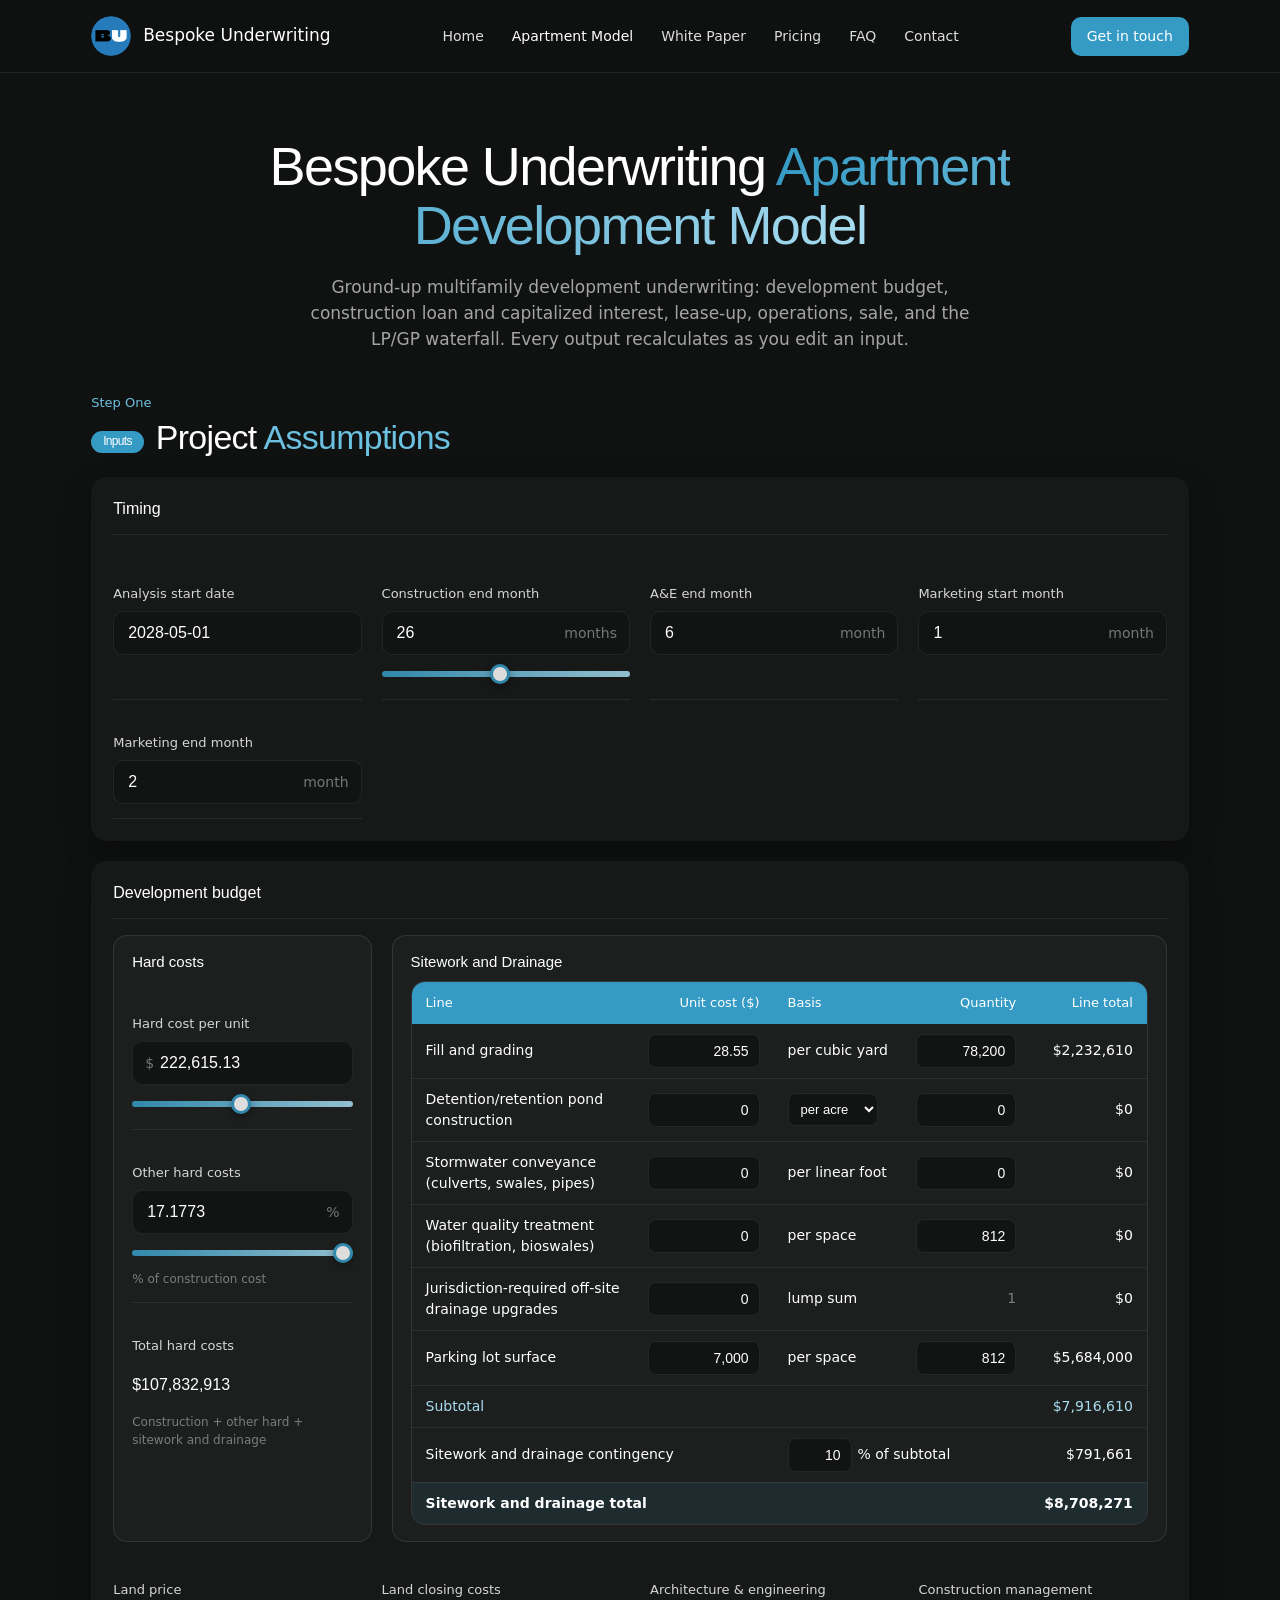
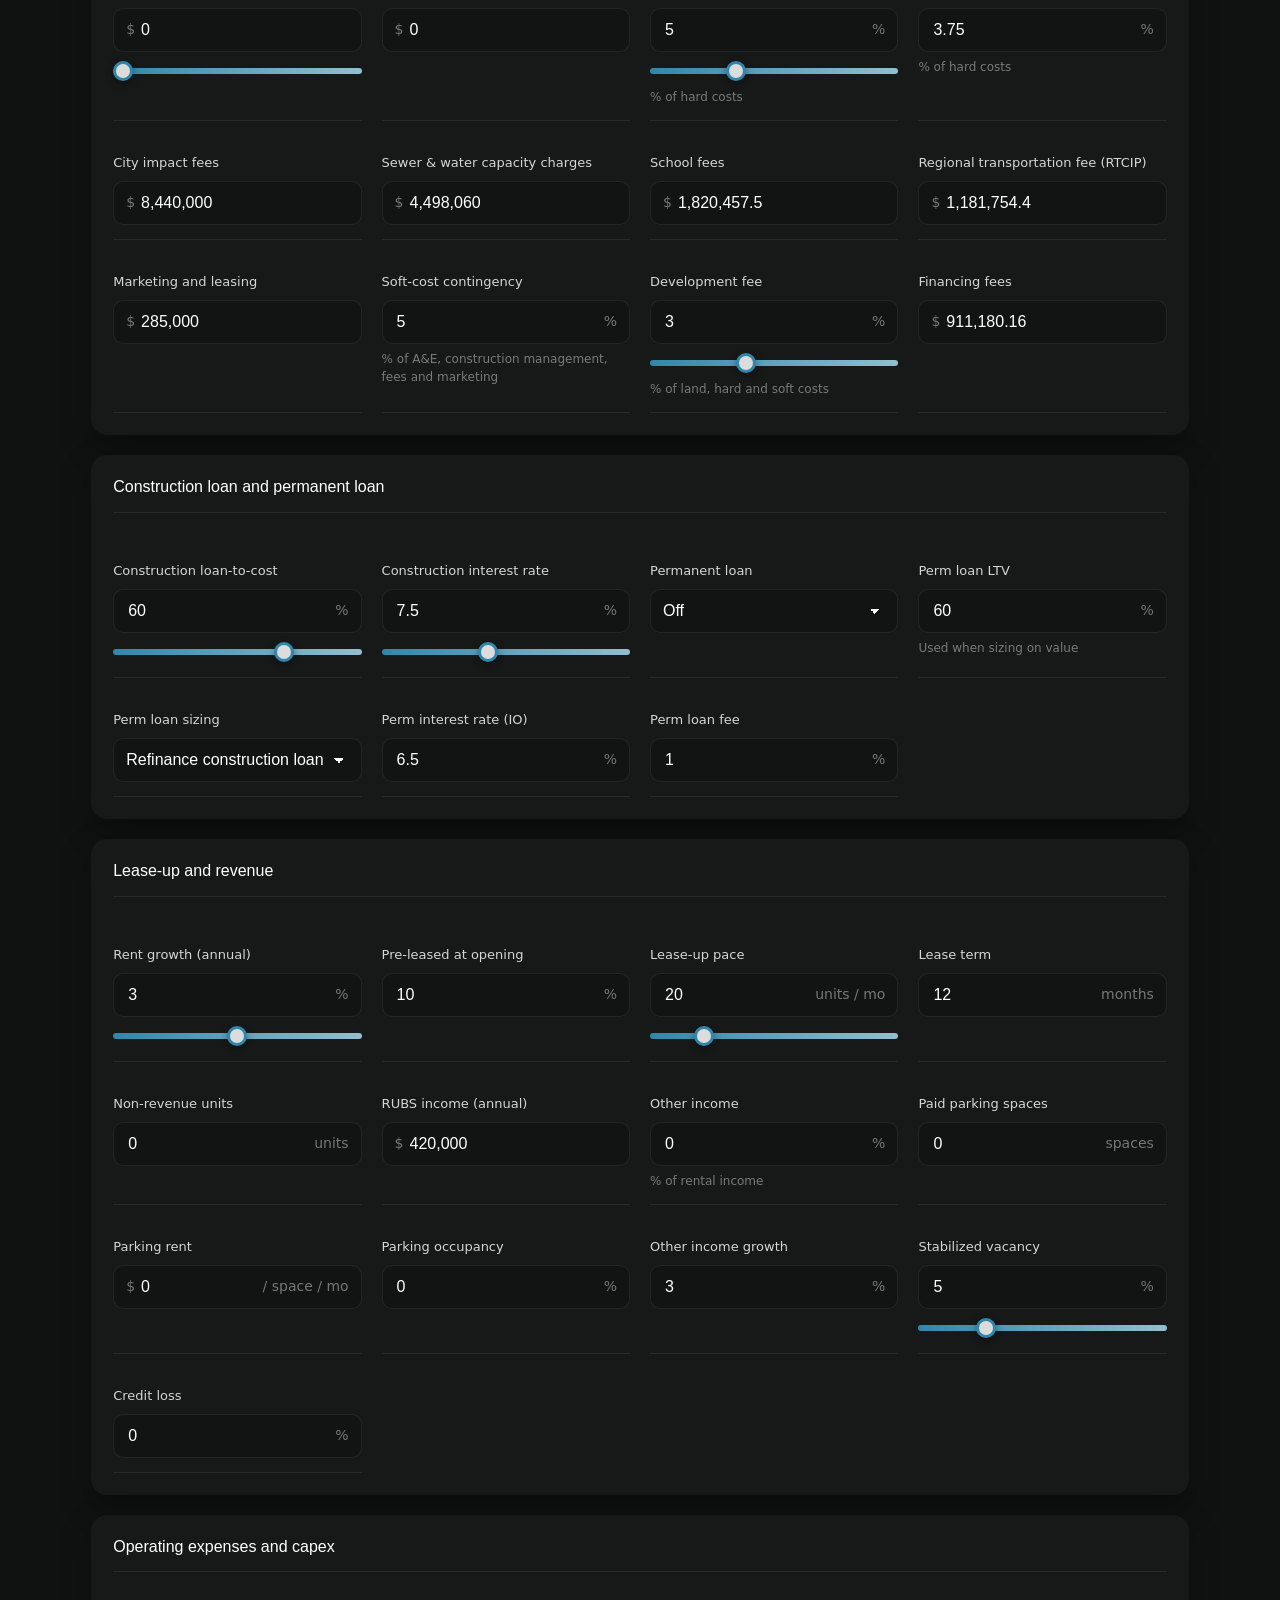
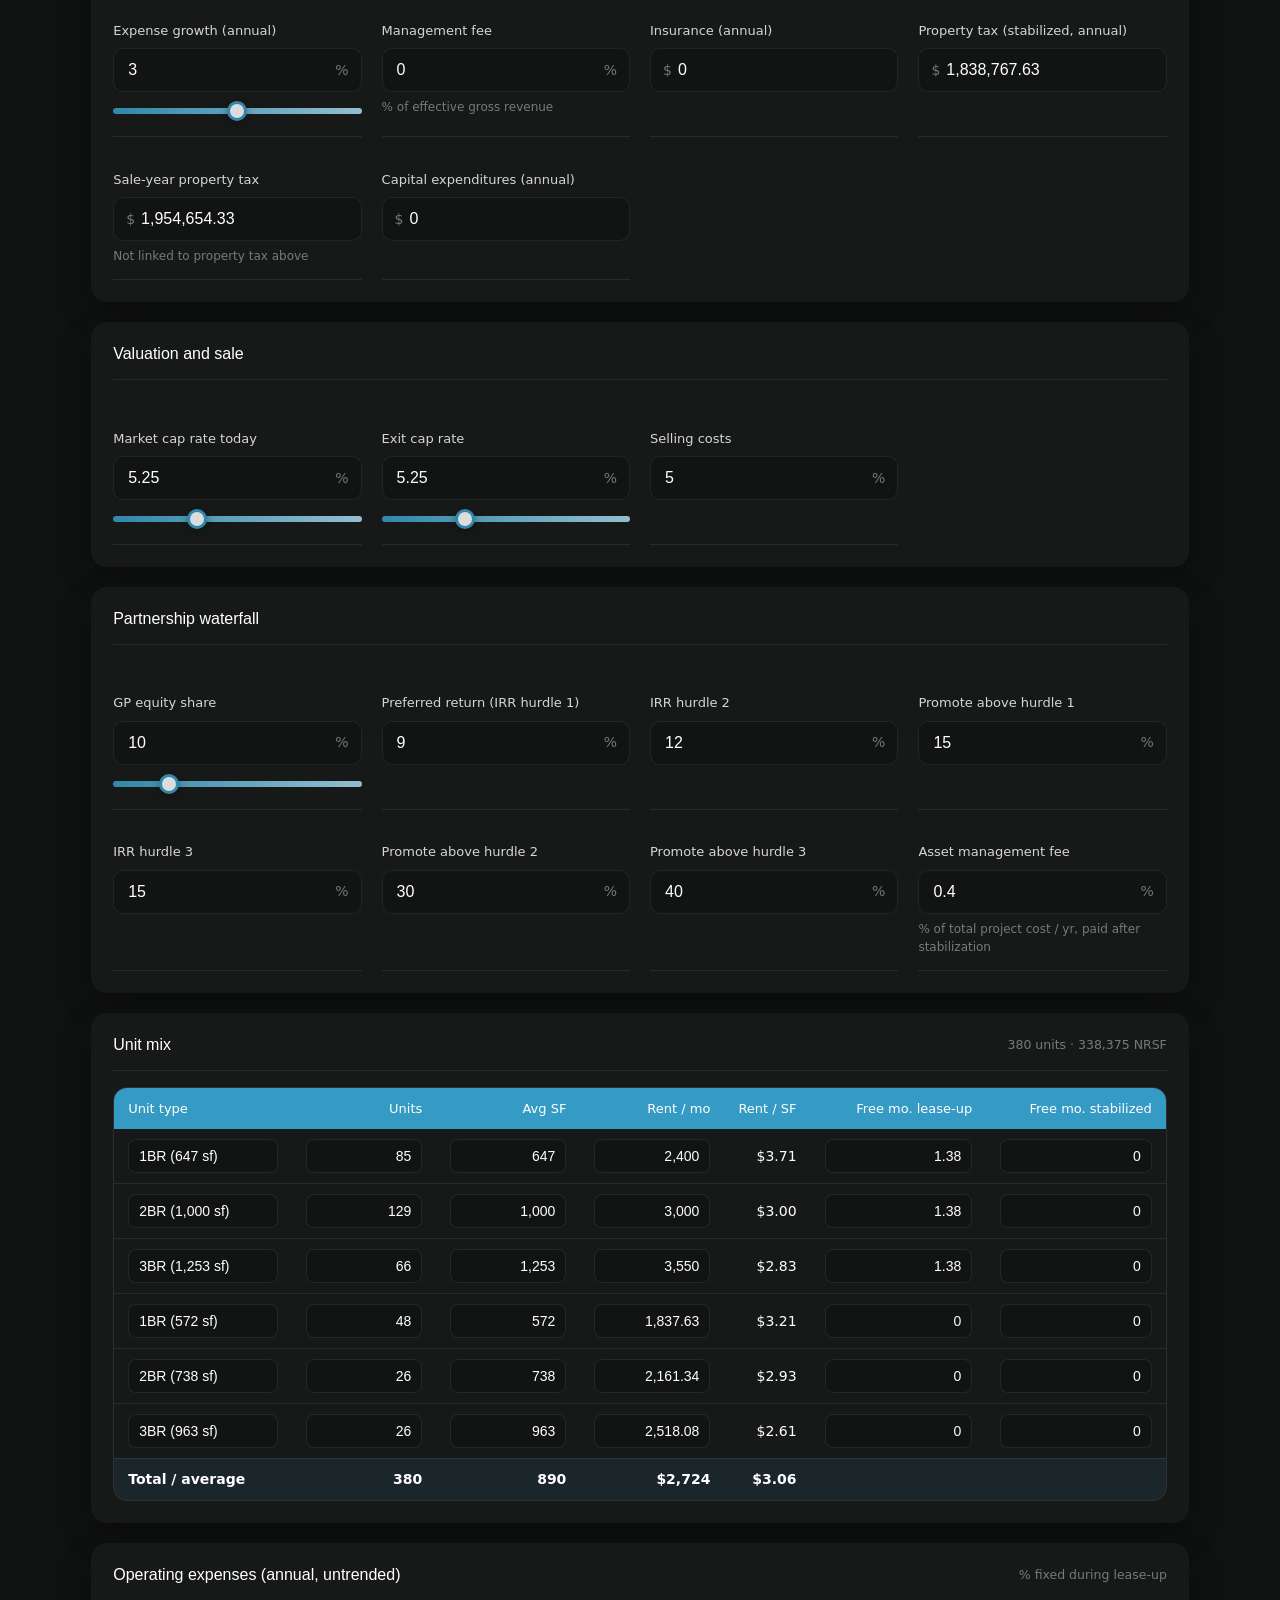
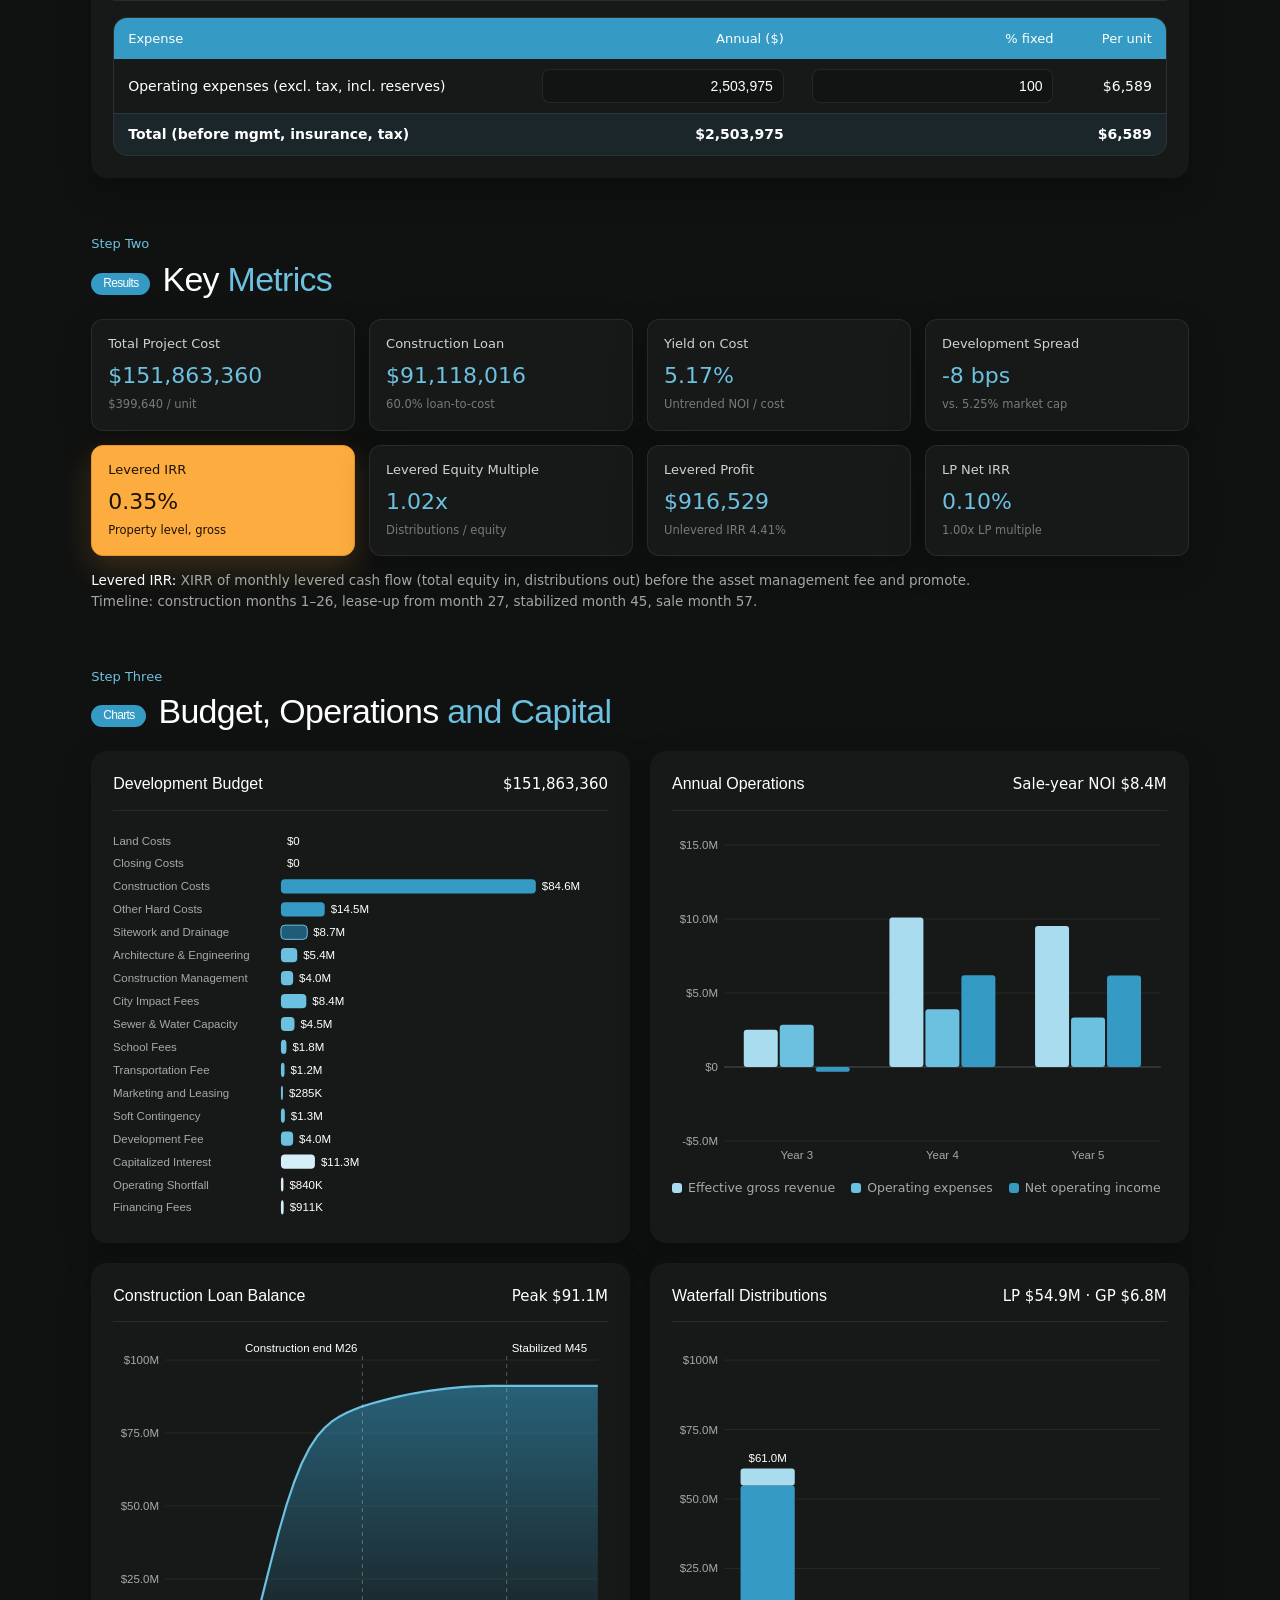
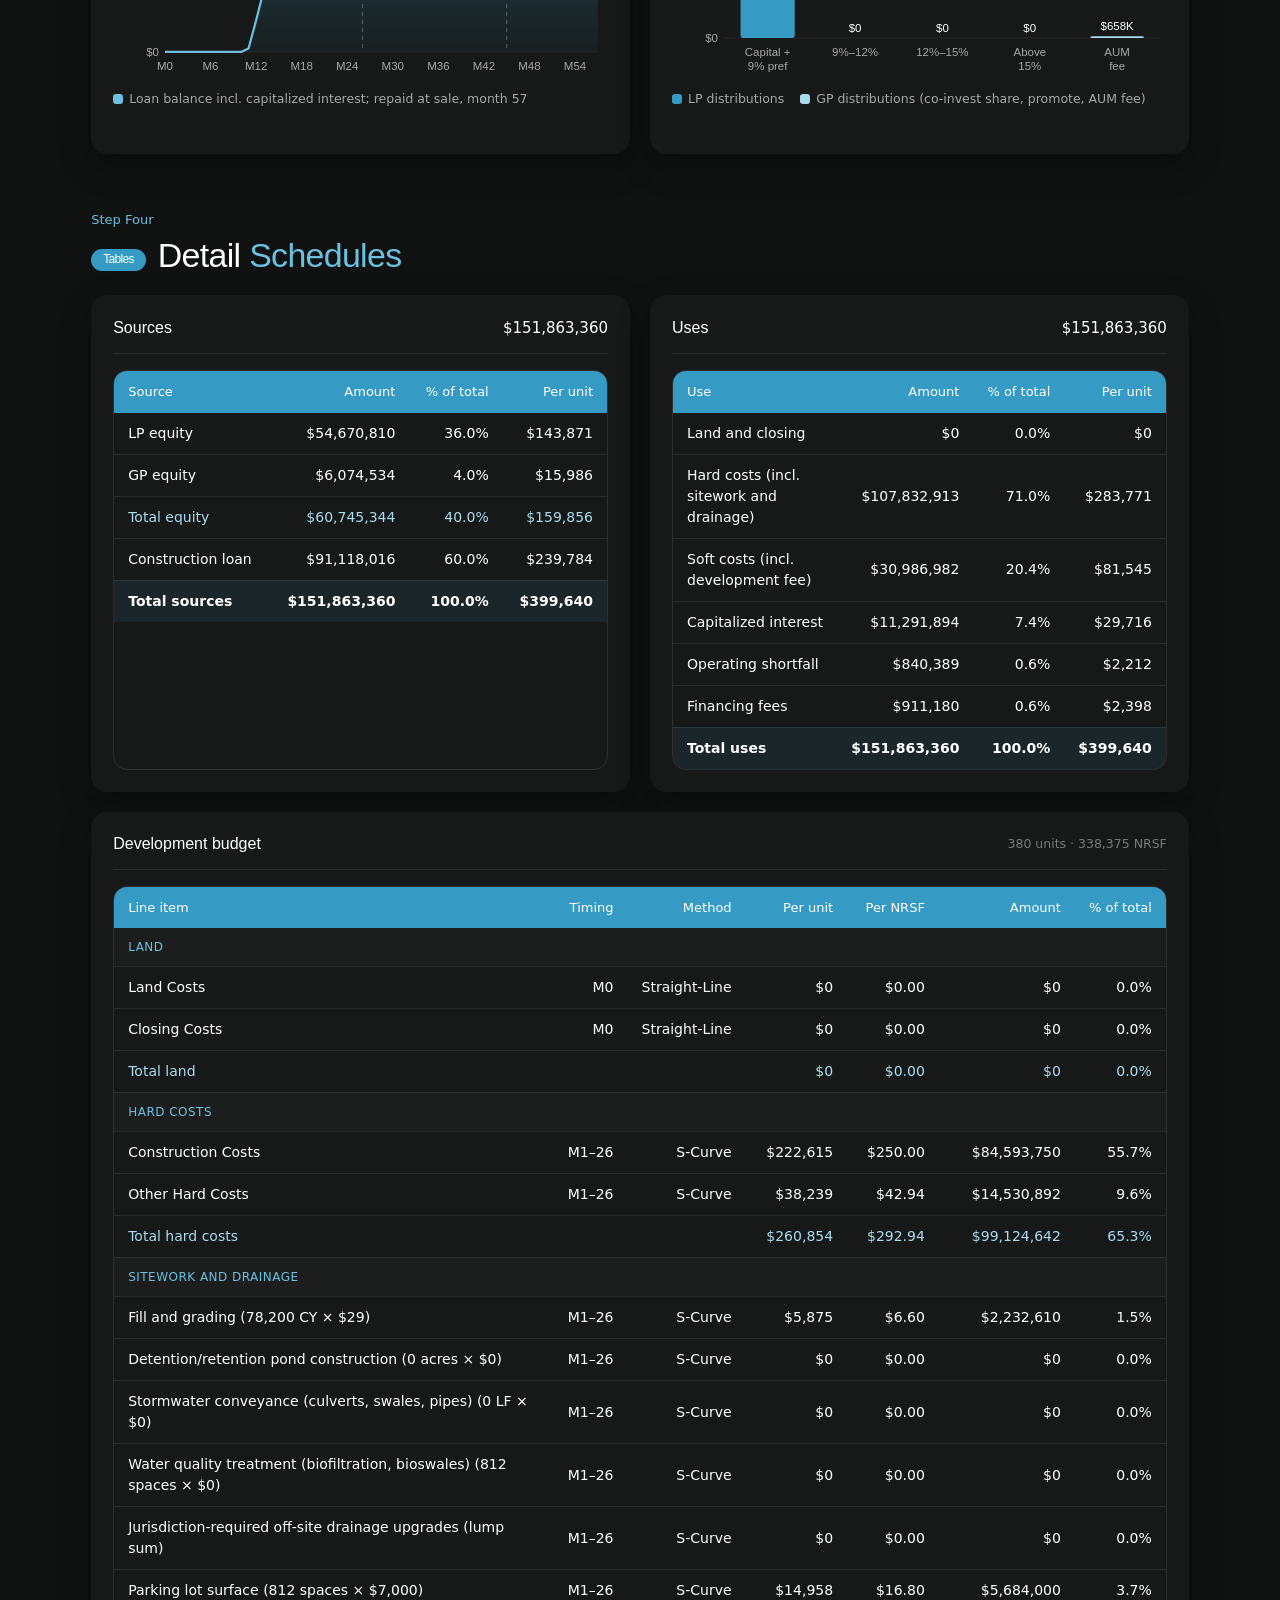
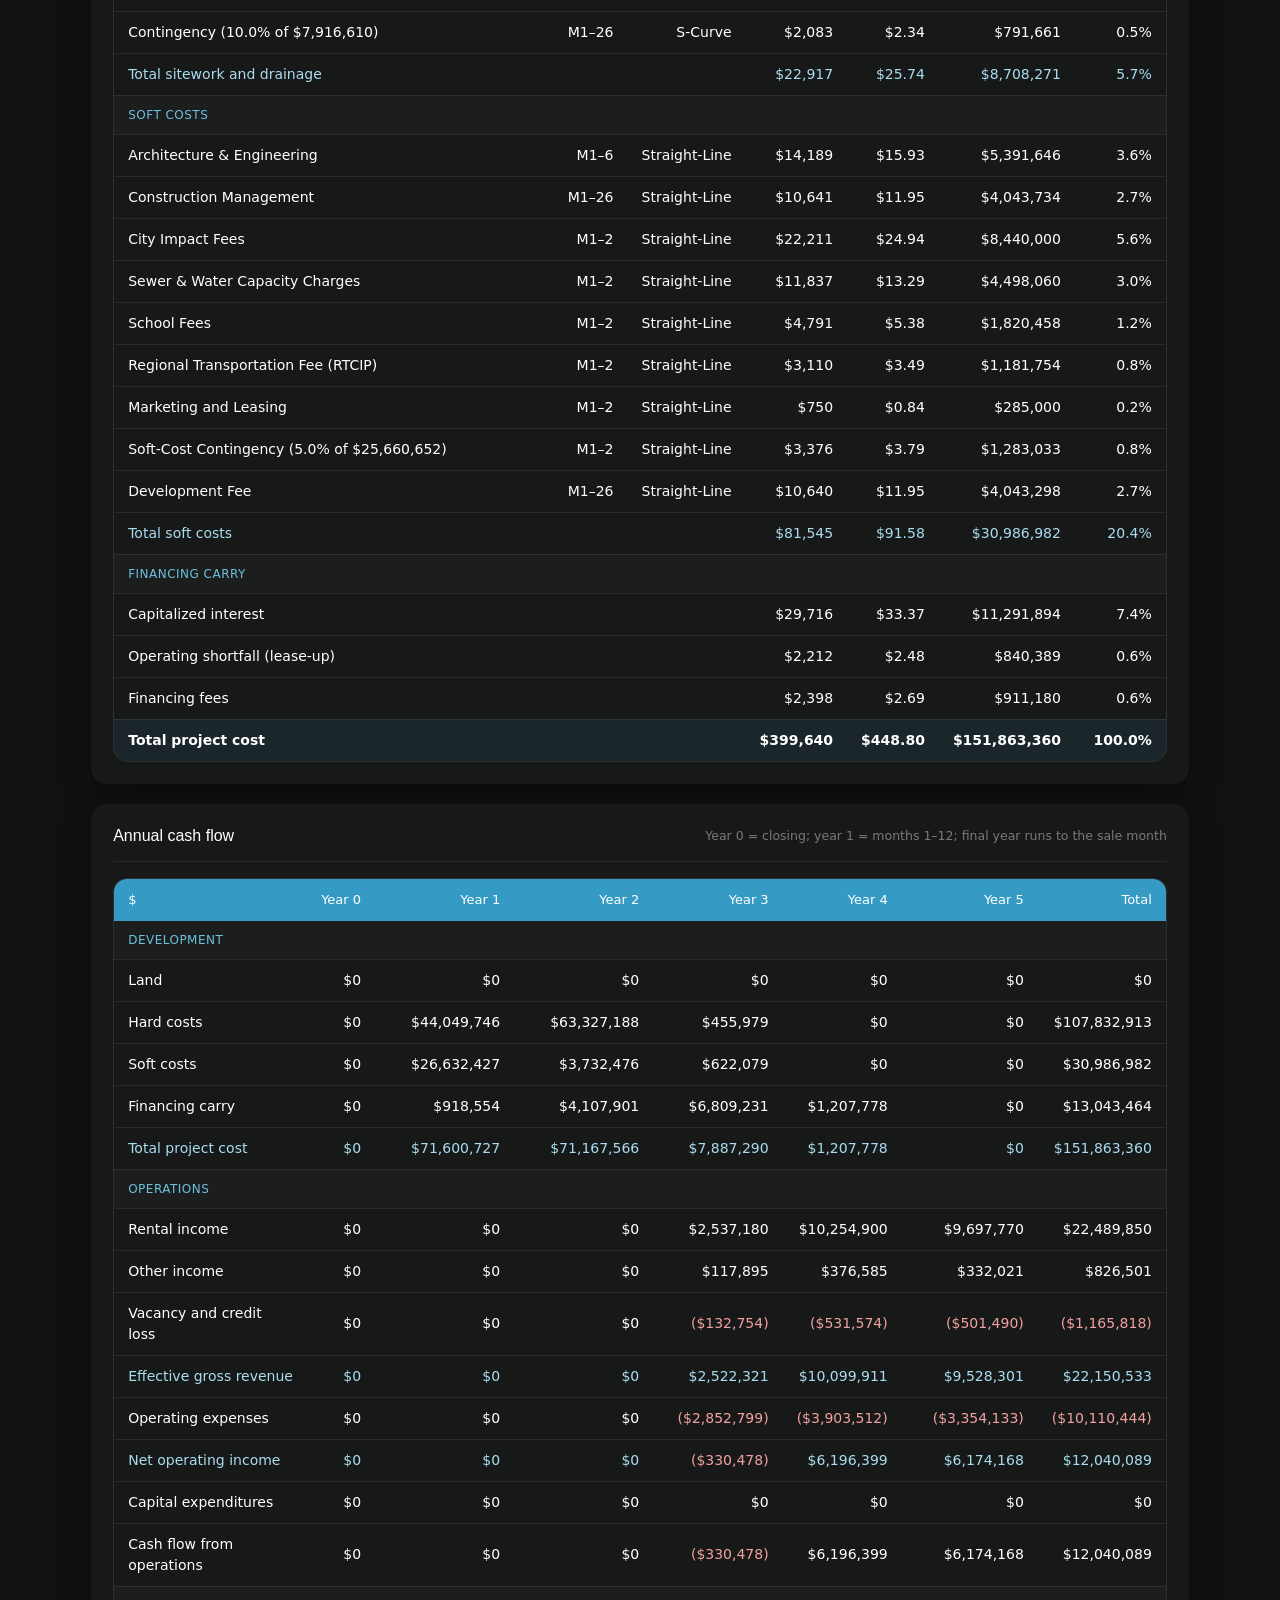
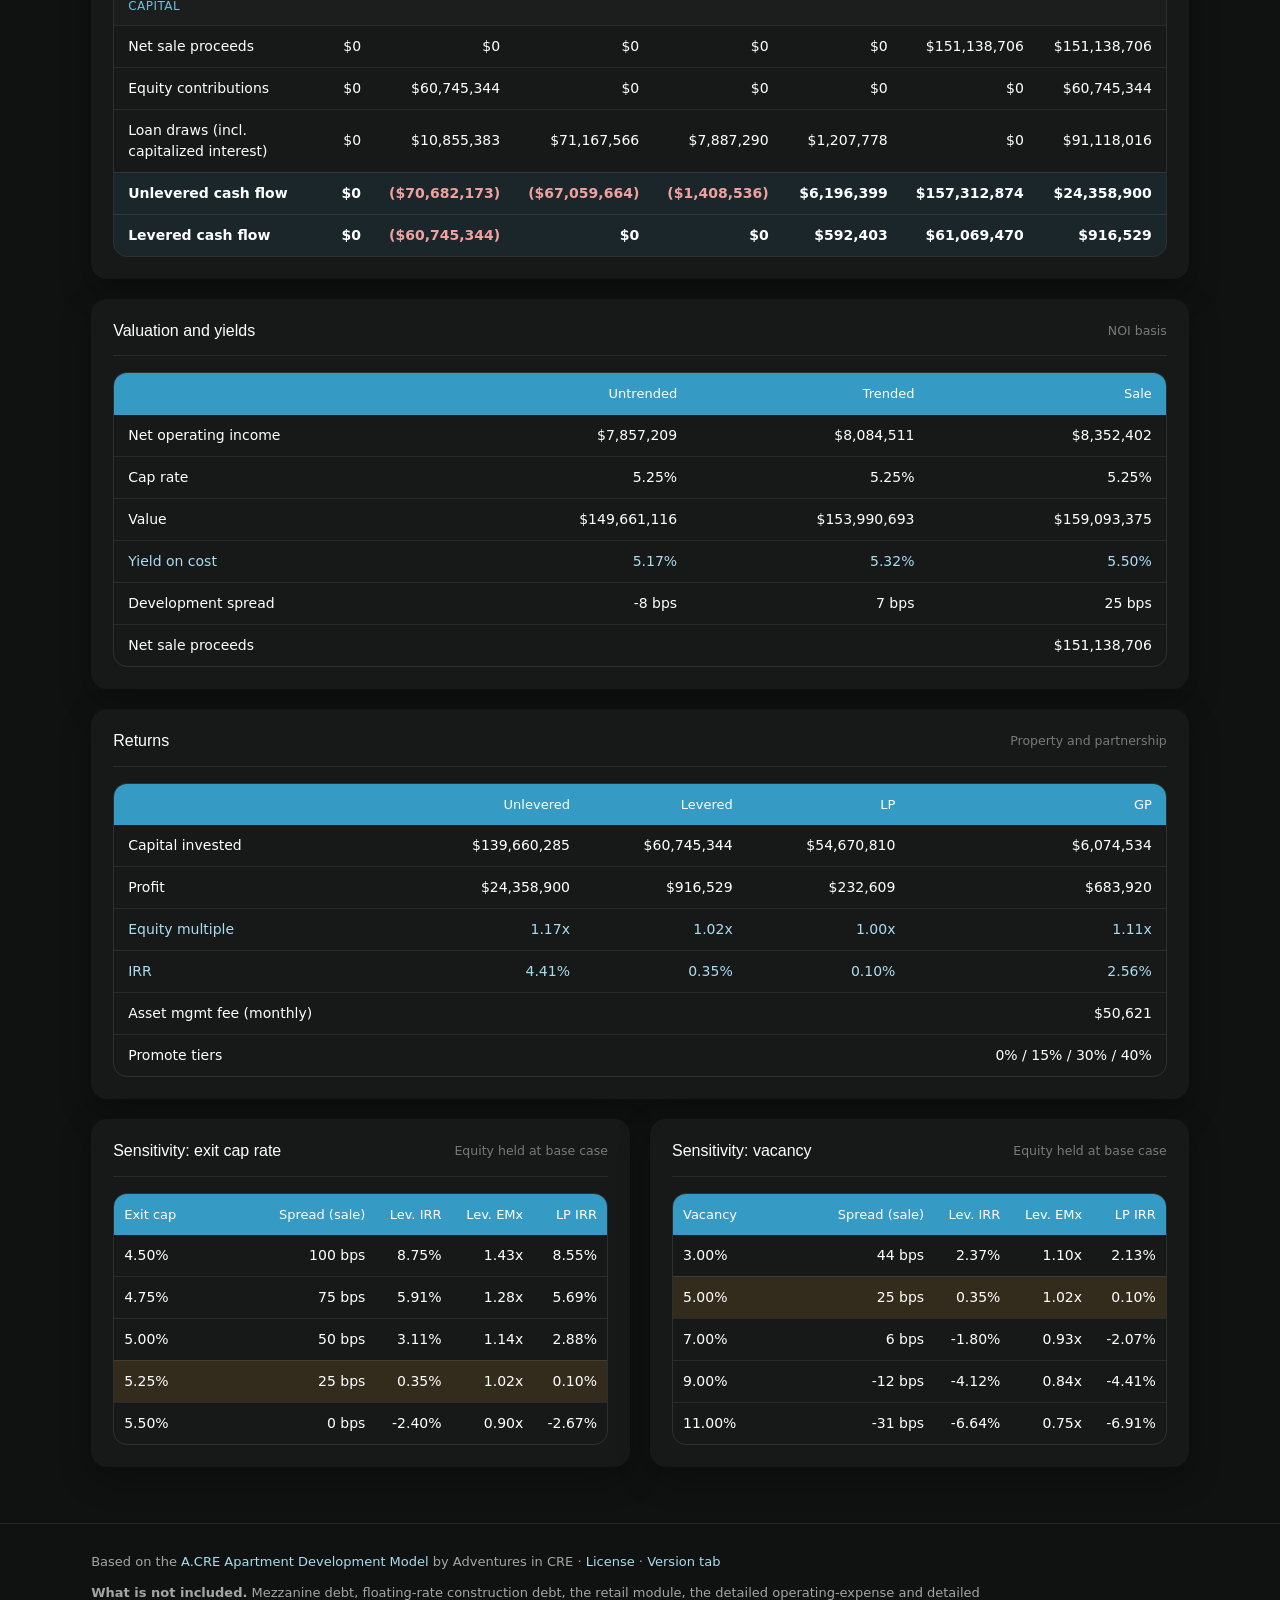
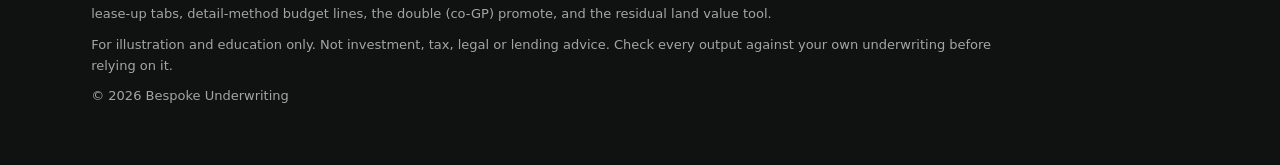
<file: index.html>
<!doctype html>
<html lang="en">
<head>
<meta charset="utf-8">
<meta name="viewport" content="width=device-width,initial-scale=1">
<meta name="robots" content="noindex,nofollow">
<title>Bespoke Underwriting Apartment Development Model</title>
<meta name="description" content="Ground-up apartment development underwriting in the browser: budget, construction loan, lease-up, operations, sale and LP/GP waterfall.">
<link rel="icon" href="favicon.ico" sizes="any"><link rel="icon" type="image/svg+xml" href="favicon.svg">
<link rel="preconnect" href="https://api.fontshare.com" crossorigin>
<link rel="stylesheet" href="https://api.fontshare.com/v2/css?f[]=switzer@400,500,600&display=swap">
<link rel="stylesheet" href="css/app.css">
</head>
<body>
<header class="sitebar" id="sitebar">
  <div class="w sitebar-in">
    <a class="brand" href="https://bespokeunderwriting.com/"><img src="icons/bu-mark.png" alt="" width="40" height="40">Bespoke Underwriting</a>
    <nav class="nav" id="nav" aria-label="Main">
      <a href="https://bespokeunderwriting.com/">Home</a>
      <a href="./" aria-current="page">Apartment Model</a>
      <a href="https://bespokeunderwriting.com/whitepaper/">White Paper</a>
      <a href="https://bespokeunderwriting.com/#pricing">Pricing</a>
      <a href="https://bespokeunderwriting.com/#faq">FAQ</a>
      <a href="https://bespokeunderwriting.com/#contact">Contact</a>
    </nav>
    <a class="cta" href="https://bespokeunderwriting.com/#contact">Get in touch</a>
    <button class="menu-btn" id="menuBtn" aria-label="Menu" aria-expanded="false"><span></span><span></span><span></span></button>
  </div>
</header>

<main class="w">
  <section class="hero">
    <h1>Bespoke Underwriting <span class="accent">Apartment Development Model</span></h1>
    <p class="lede">Ground-up multifamily development underwriting: development budget, construction loan and capitalized interest, lease-up, operations, sale, and the LP/GP waterfall. Every output recalculates as you edit an input.</p>
  </section>

  <!-- 1. Inputs -->
  <section class="sec" id="inputs">
    <div class="sec-head">
      <div><span class="eyebrow">Step One</span><h2><span class="pill">Inputs</span>Project <span class="accent">Assumptions</span></h2></div>
    </div>
    <div class="stack">
      <div id="inputGroups" class="stack"></div>
      <div class="card"><div class="card-h"><h3>Unit mix</h3><span class="note" id="umNote"></span></div><div class="tw scroll"><table class="t" id="unitMix"></table></div></div>
      <div class="card"><div class="card-h"><h3>Operating expenses (annual, untrended)</h3><span class="note">% fixed during lease-up</span></div><div class="tw scroll"><table class="t" id="opexTbl"></table></div></div>
    </div>
  </section>

  <!-- 2. KPIs -->
  <section class="sec" id="results">
    <div class="sec-head">
      <div><span class="eyebrow">Step Two</span><h2><span class="pill">Results</span>Key <span class="accent">Metrics</span></h2></div>
    </div>
    <div class="kpis" id="kpis"></div>
    <p class="kpi-def" id="kpiDef"></p>
  </section>

  <!-- 3. Charts -->
  <section class="sec" id="charts">
    <div class="sec-head"><div><span class="eyebrow">Step Three</span><h2><span class="pill">Charts</span>Budget, Operations <span class="accent">and Capital</span></h2></div></div>
    <div class="charts">
      <div class="card chart-card"><div class="card-h"><h3>Development Budget</h3><span class="v" id="c1v"></span></div><div class="chart" id="chBudget"></div></div>
      <div class="card chart-card"><div class="card-h"><h3>Annual Operations</h3><span class="v" id="c2v"></span></div><div class="chart" id="chOps"></div><div class="legend" id="lgOps"></div></div>
      <div class="card chart-card"><div class="card-h"><h3>Construction Loan Balance</h3><span class="v" id="c3v"></span></div><div class="chart" id="chLoan"></div><div class="legend" id="lgLoan"></div></div>
      <div class="card chart-card"><div class="card-h"><h3>Waterfall Distributions</h3><span class="v" id="c4v"></span></div><div class="chart" id="chWf"></div><div class="legend" id="lgWf"></div></div>
    </div>
  </section>

  <!-- 4. Tables -->
  <section class="sec" id="tables">
    <div class="sec-head"><div><span class="eyebrow">Step Four</span><h2><span class="pill">Tables</span>Detail <span class="accent">Schedules</span></h2></div></div>
    <div class="stack">
      <div class="pair">
        <div class="card"><div class="card-h"><h3>Sources</h3><span class="v" id="srcTot"></span></div><div class="tw scroll"><table class="t" id="tSources"></table></div></div>
        <div class="card"><div class="card-h"><h3>Uses</h3><span class="v" id="useTot"></span></div><div class="tw scroll"><table class="t" id="tUses"></table></div></div>
      </div>
      <div class="card"><div class="card-h"><h3>Development budget</h3><span class="note" id="budNote"></span></div><div class="tw scroll"><table class="t" id="tBudget"></table></div></div>
      <div class="card"><div class="card-h"><h3>Annual cash flow</h3><span class="note">Year 0 = closing; year 1 = months 1–12; final year runs to the sale month</span></div><div class="tw scroll"><table class="t" id="tAnnual"></table></div></div>
      <div class="card"><div class="card-h"><h3>Valuation and yields</h3><span class="note">NOI basis</span></div><div class="tw scroll"><table class="t" id="tVal"></table></div></div>
      <div class="card"><div class="card-h"><h3>Returns</h3><span class="note">Property and partnership</span></div><div class="tw scroll"><table class="t" id="tRet"></table></div></div>
      <div class="pair">
        <div class="card"><div class="card-h"><h3>Sensitivity: exit cap rate</h3><span class="note">Equity held at base case</span></div><div class="tw scroll"><table class="t tight" id="tSensCap"></table></div></div>
        <div class="card"><div class="card-h"><h3>Sensitivity: vacancy</h3><span class="note">Equity held at base case</span></div><div class="tw scroll"><table class="t tight" id="tSensVac"></table></div></div>
      </div>
    </div>
  </section>
</main>

<footer class="foot">
  <div class="w">
    <p>Based on the <a href="https://www.adventuresincre.com/apartment-development-model/" target="_blank" rel="noopener">A.CRE Apartment Development Model</a> by Adventures in CRE · <a href="LICENSE.txt">License</a> · <a href="version.html">Version tab</a></p>
    <p><b>What is not included.</b> Mezzanine debt, floating-rate construction debt, the retail module, the detailed operating-expense and detailed lease-up tabs, detail-method budget lines, the double (co-GP) promote, and the residual land value tool.</p>
    <p>For illustration and education only. Not investment, tax, legal or lending advice. Check every output against your own underwriting before relying on it.</p>
    <p>© <span id="yr"></span> Bespoke Underwriting</p>
  </div>
</footer>
<script src="js/acre-model.js"></script>
<script src="js/app.js"></script>
</body>
</html>
</file>
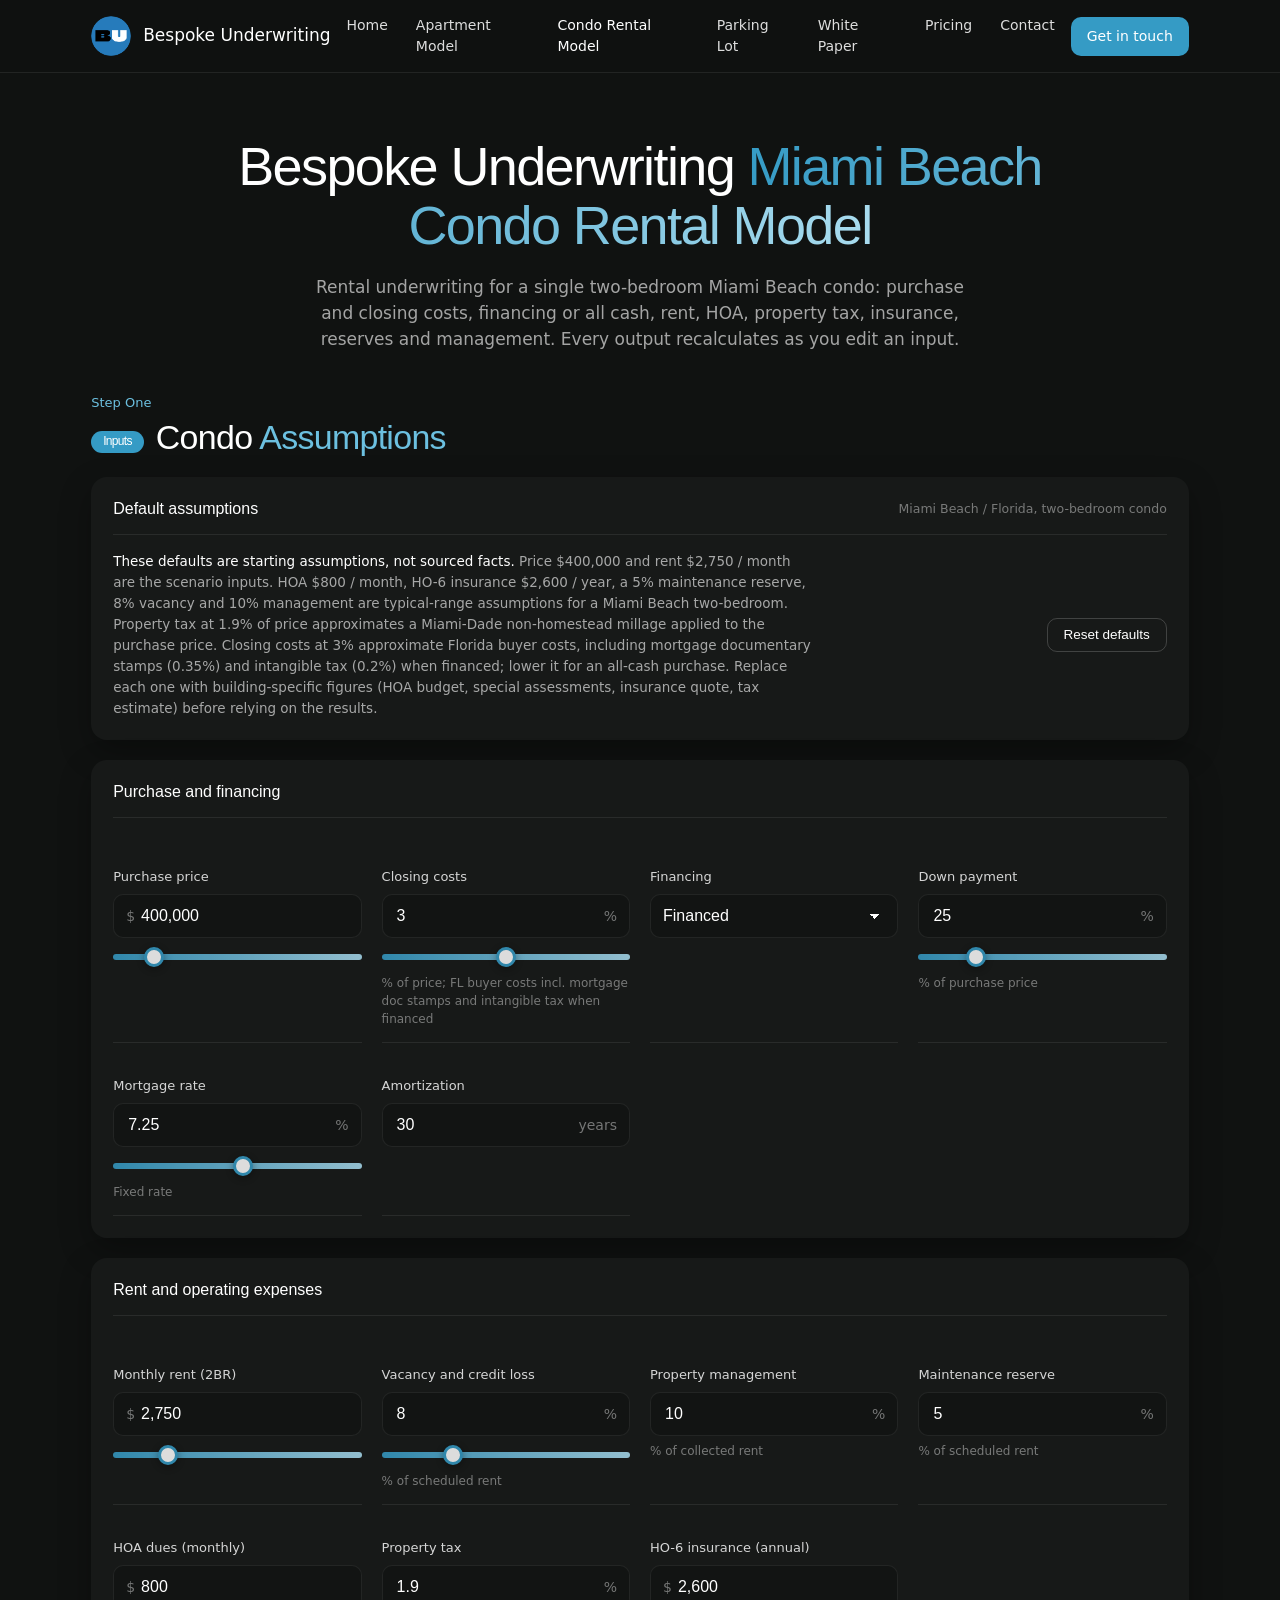
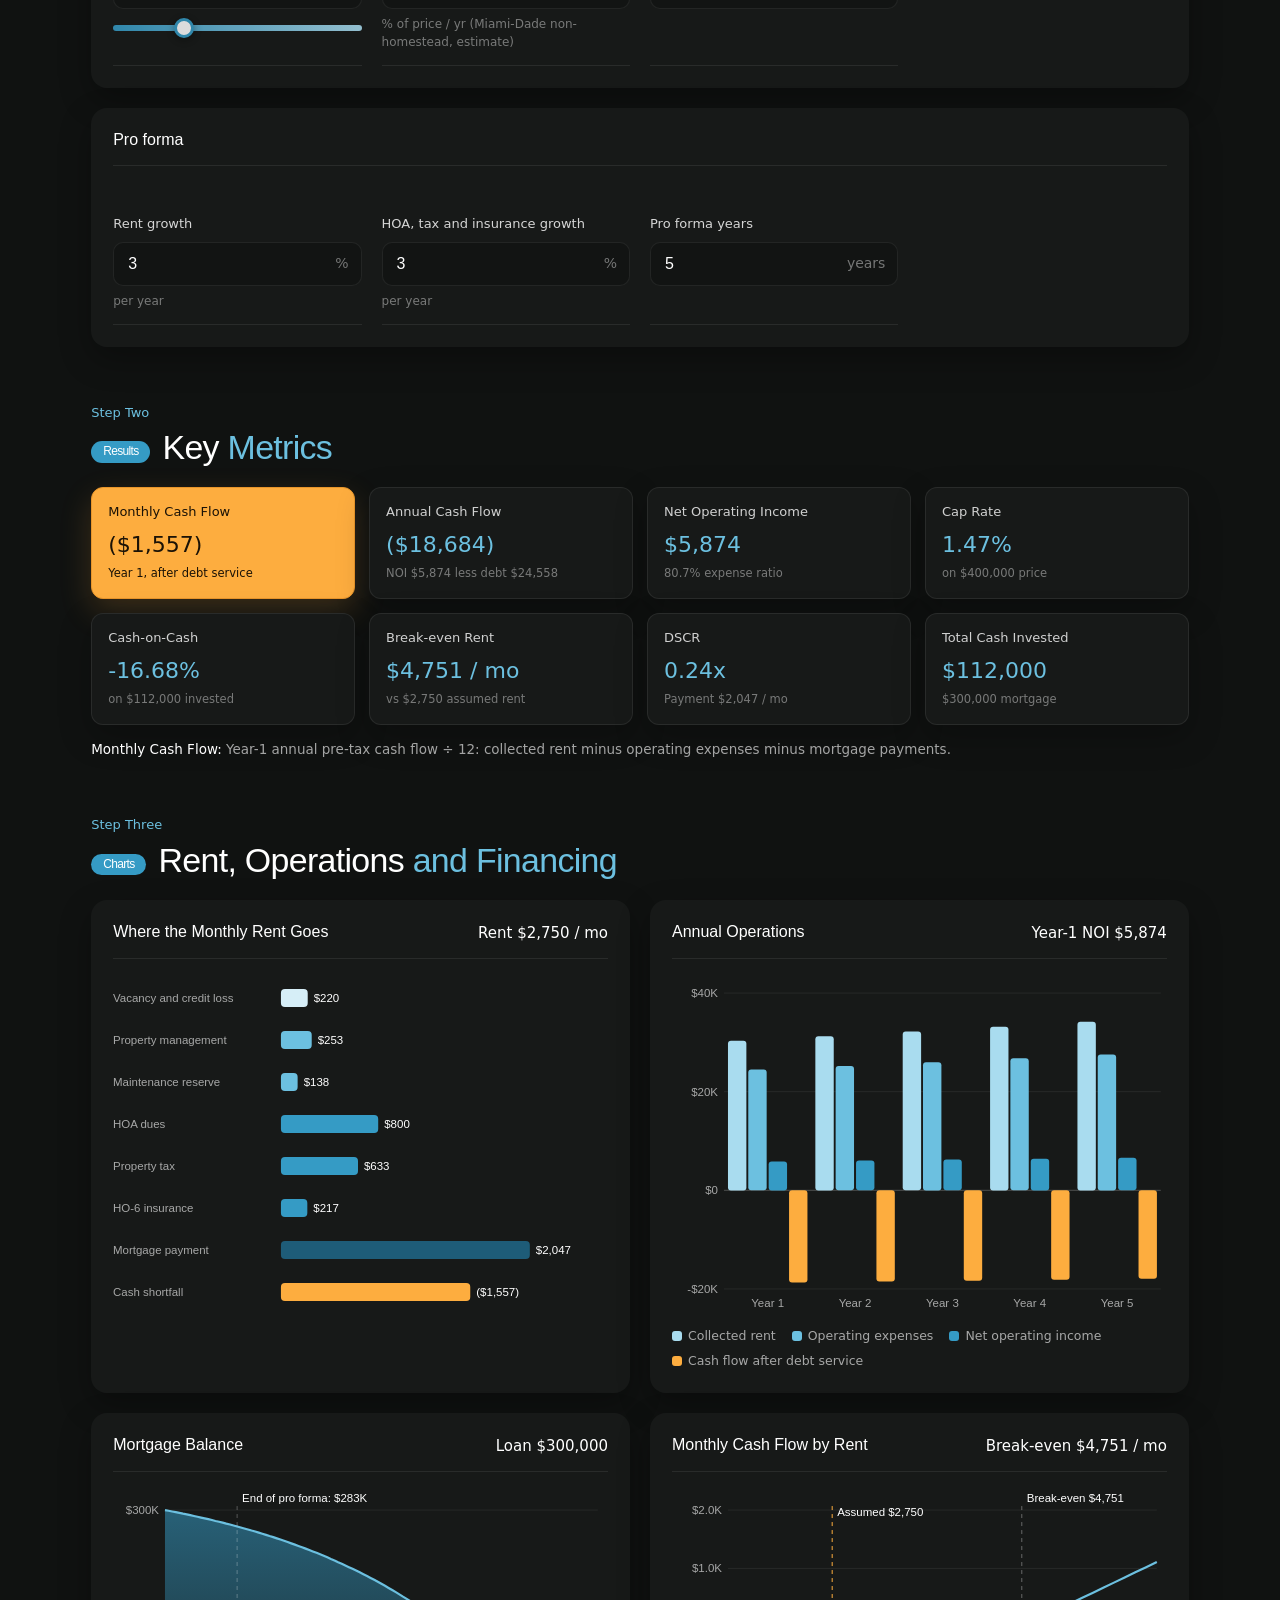
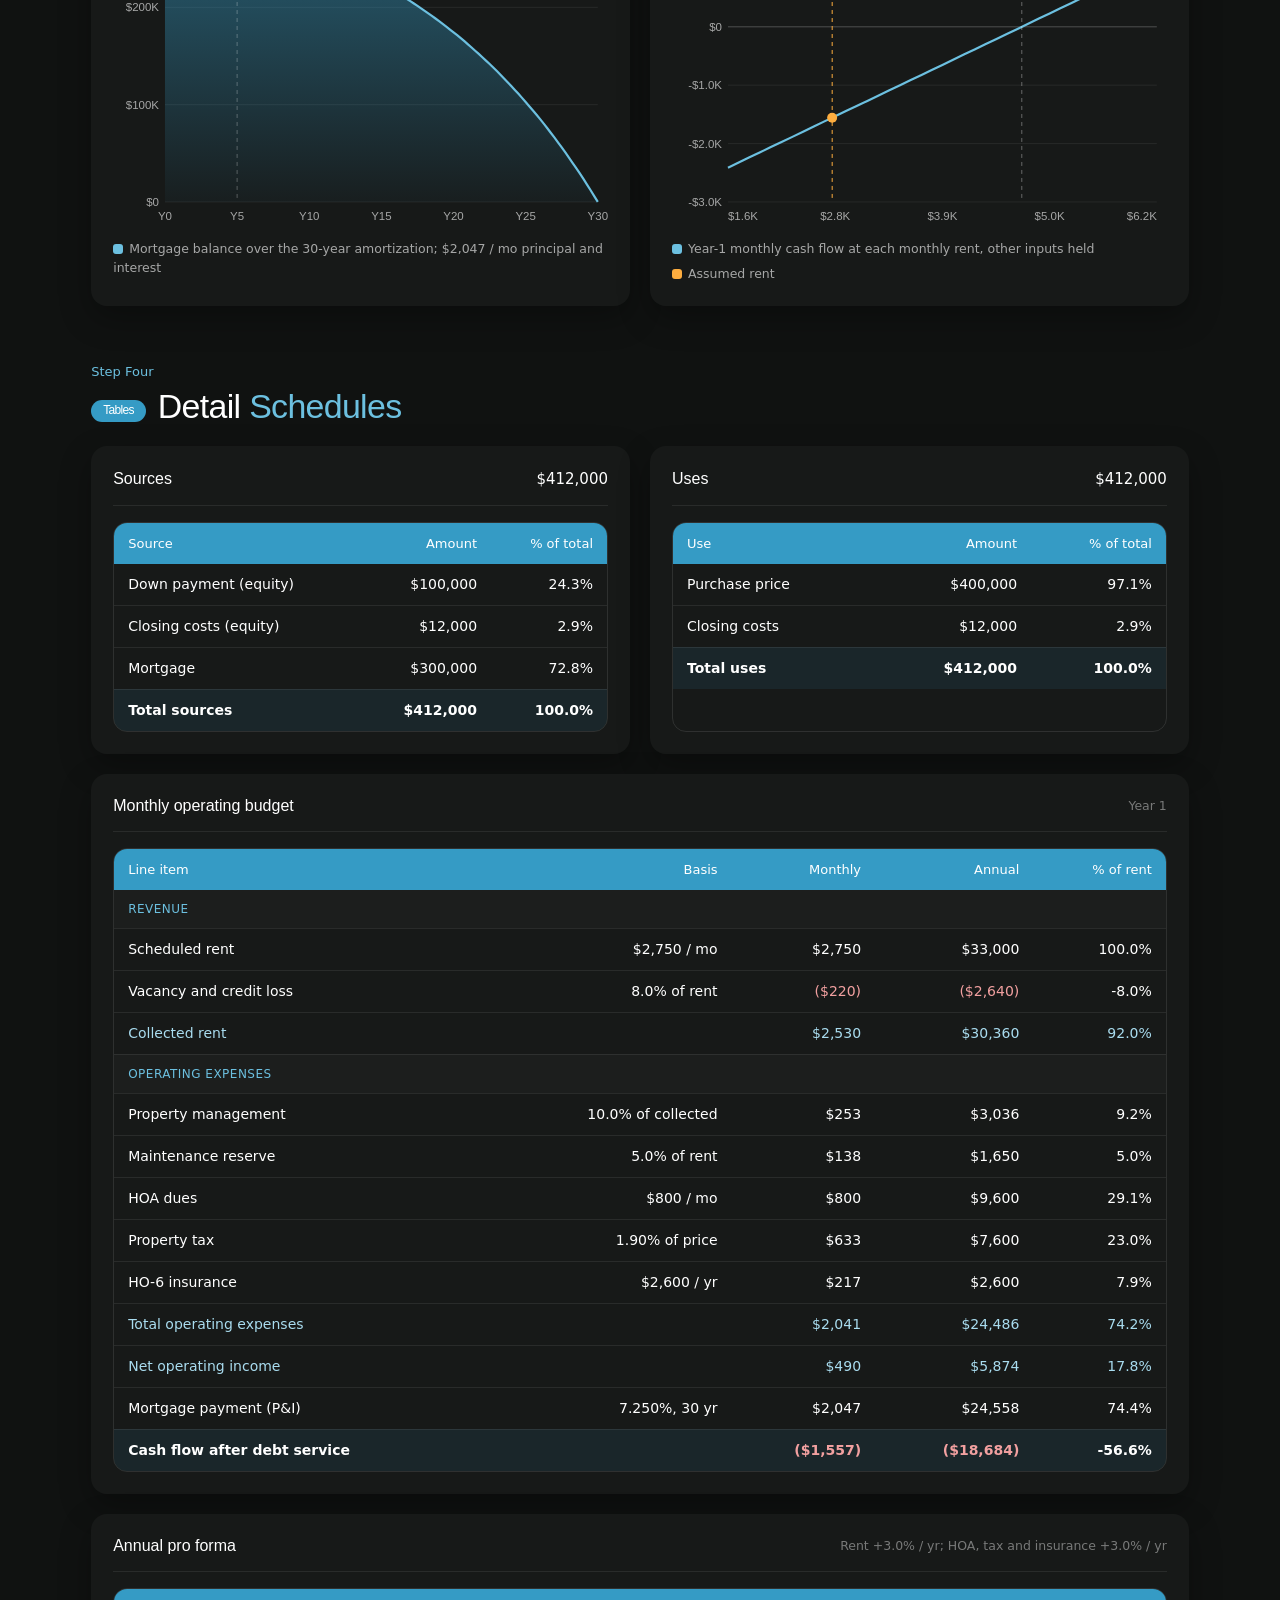
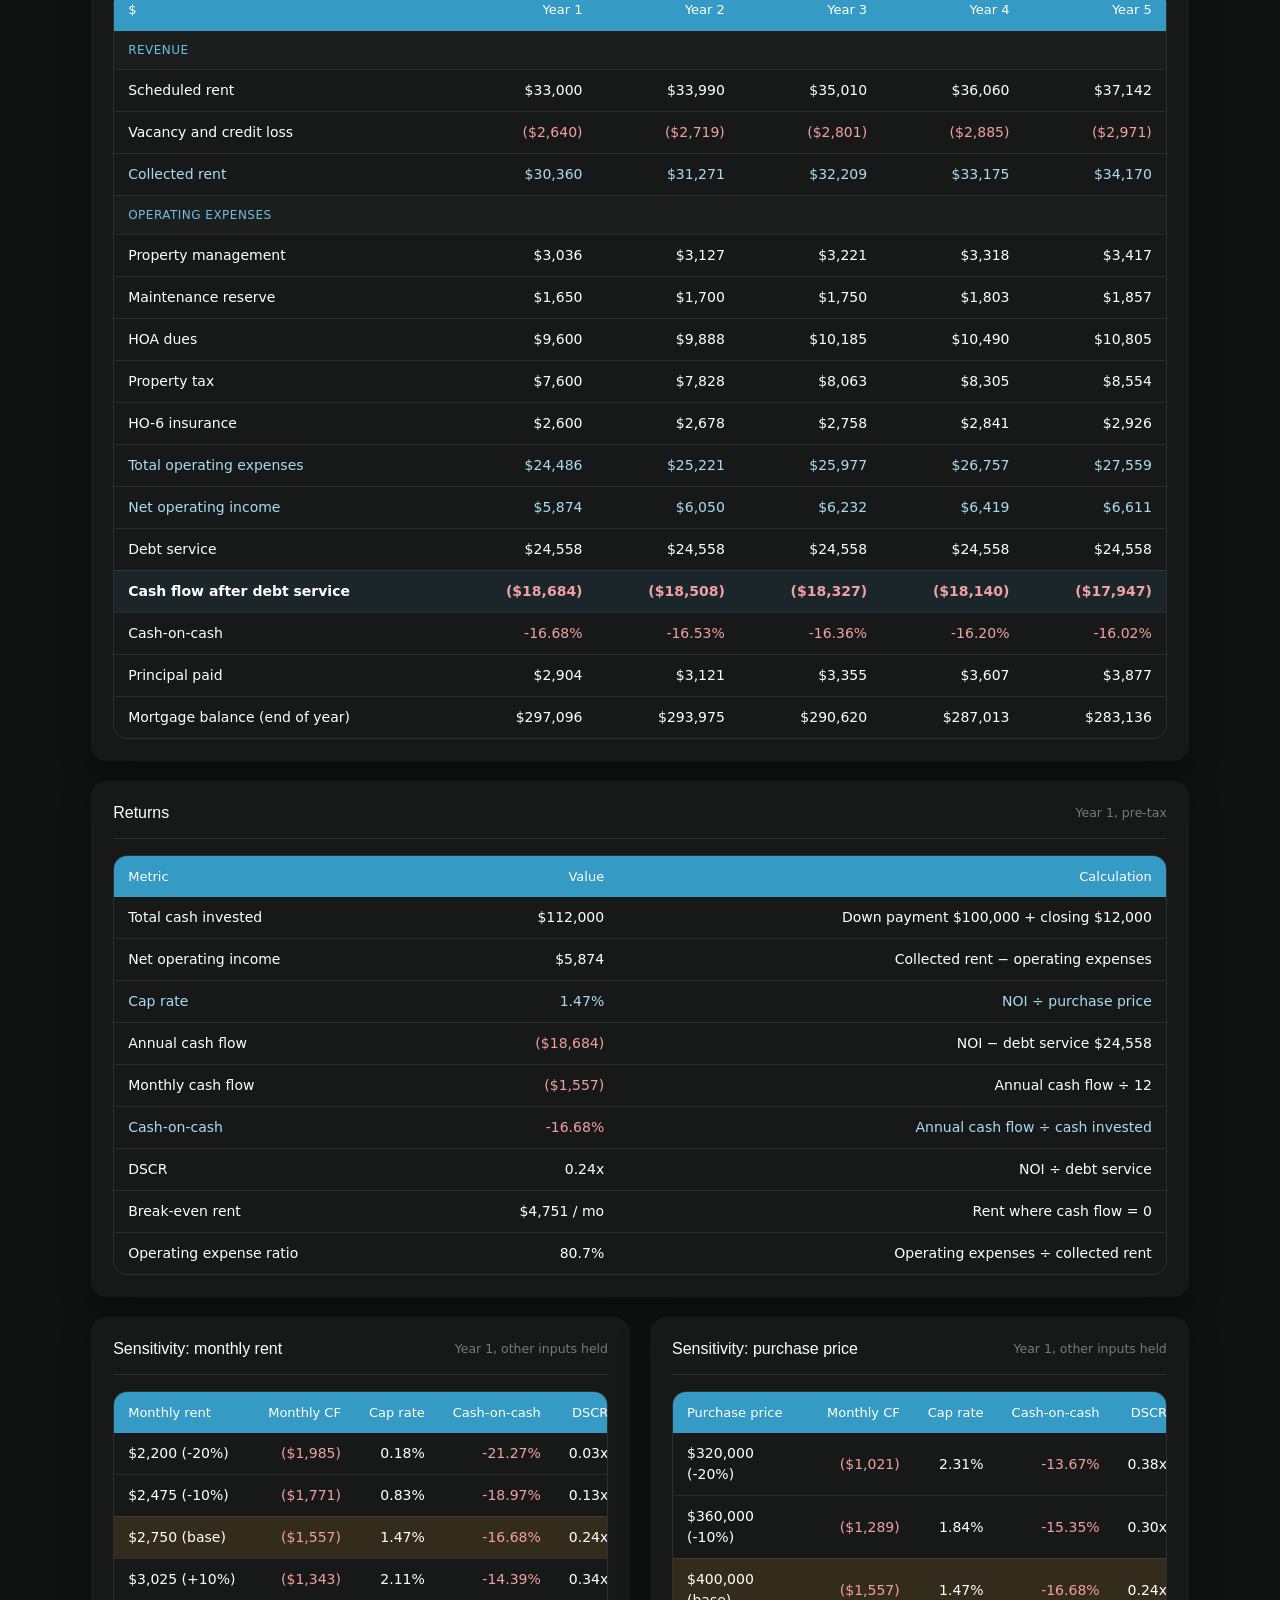
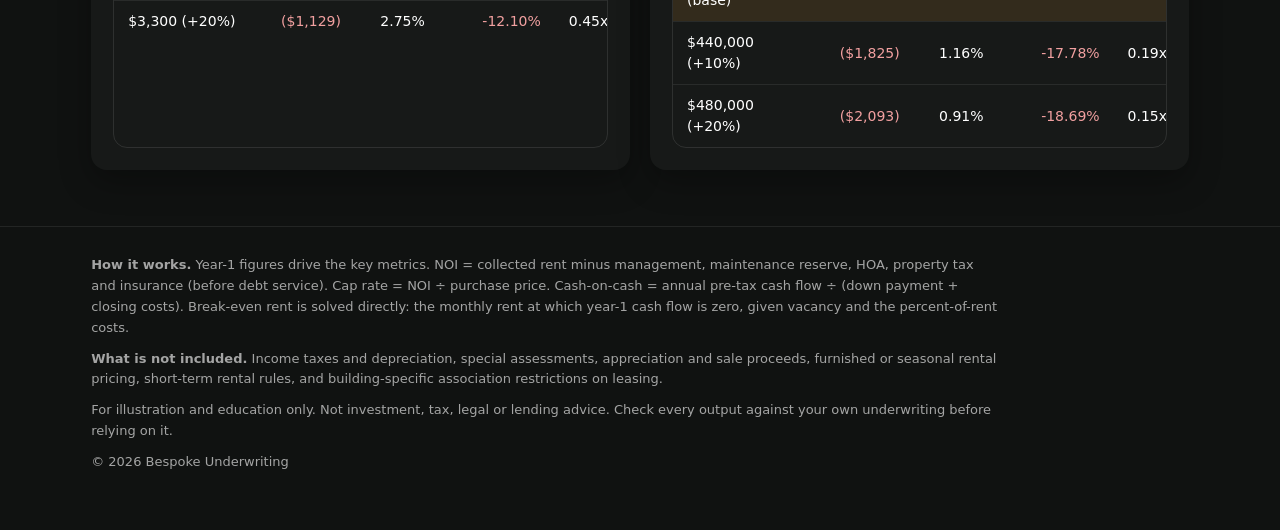
<file: miami_condo_rental_model.html>
<!doctype html>
<html lang="en">
<head>
<meta charset="utf-8">
<meta name="viewport" content="width=device-width,initial-scale=1">
<meta name="robots" content="noindex,nofollow">
<title>Bespoke Underwriting Miami Beach Condo Rental Model</title>
<meta name="description" content="Single two-bedroom Miami Beach condo rental underwriting in the browser: purchase, financing, rent, HOA, taxes, insurance, cash flow, cap rate, cash-on-cash and break-even rent.">
<link rel="icon" href="favicon.ico" sizes="any"><link rel="icon" type="image/svg+xml" href="favicon.svg">
<link rel="preconnect" href="https://api.fontshare.com" crossorigin>
<link rel="stylesheet" href="https://api.fontshare.com/v2/css?f[]=switzer@400,500,600&display=swap">
<link rel="stylesheet" href="css/miami_condo_rental_model.css">
</head>
<body>
<header class="sitebar" id="sitebar">
  <div class="w sitebar-in">
    <a class="brand" href="https://bespokeunderwriting.com/"><img src="icons/bu-mark.png" alt="" width="40" height="40">Bespoke Underwriting</a>
    <nav class="nav" id="nav" aria-label="Main">
      <a href="https://bespokeunderwriting.com/">Home</a>
      <a href="./">Apartment Model</a>
      <a href="miami_condo_rental_model.html" aria-current="page">Condo Rental Model</a>
      <a href="parking_lot_site_model.html">Parking Lot</a>
      <a href="https://bespokeunderwriting.com/whitepaper/">White Paper</a>
      <a href="https://bespokeunderwriting.com/#pricing">Pricing</a>
      <a href="https://bespokeunderwriting.com/#contact">Contact</a>
    </nav>
    <a class="cta" href="https://bespokeunderwriting.com/#contact">Get in touch</a>
    <button class="menu-btn" id="menuBtn" aria-label="Menu" aria-expanded="false"><span></span><span></span><span></span></button>
  </div>
</header>

<main class="w">
  <section class="hero">
    <h1>Bespoke Underwriting <span class="accent">Miami Beach Condo Rental Model</span></h1>
    <p class="lede">Rental underwriting for a single two-bedroom Miami Beach condo: purchase and closing costs, financing or all cash, rent, HOA, property tax, insurance, reserves and management. Every output recalculates as you edit an input.</p>
  </section>

  <!-- 1. Inputs -->
  <section class="sec" id="inputs">
    <div class="sec-head">
      <div><span class="eyebrow">Step One</span><h2><span class="pill">Inputs</span>Condo <span class="accent">Assumptions</span></h2></div>
    </div>
    <div class="stack">
      <div class="card">
        <div class="card-h"><h3>Default assumptions</h3><span class="note">Miami Beach / Florida, two-bedroom condo</span></div>
        <div class="input-bar">
          <p class="assump"><b>These defaults are starting assumptions, not sourced facts.</b> Price $400,000 and rent $2,750 / month are the scenario inputs. HOA $800 / month, HO-6 insurance $2,600 / year, a 5% maintenance reserve, 8% vacancy and 10% management are typical-range assumptions for a Miami Beach two-bedroom. Property tax at 1.9% of price approximates a Miami-Dade non-homestead millage applied to the purchase price. Closing costs at 3% approximate Florida buyer costs, including mortgage documentary stamps (0.35%) and intangible tax (0.2%) when financed; lower it for an all-cash purchase. Replace each one with building-specific figures (HOA budget, special assessments, insurance quote, tax estimate) before relying on the results.</p>
          <button type="button" class="btn" id="resetBtn">Reset defaults</button>
        </div>
      </div>
      <div id="inputGroups" class="stack"></div>
    </div>
  </section>

  <!-- 2. KPIs -->
  <section class="sec" id="results">
    <div class="sec-head">
      <div><span class="eyebrow">Step Two</span><h2><span class="pill">Results</span>Key <span class="accent">Metrics</span></h2></div>
    </div>
    <div class="kpis" id="kpis"></div>
    <p class="kpi-def" id="kpiDef"></p>
  </section>

  <!-- 3. Charts -->
  <section class="sec" id="charts">
    <div class="sec-head"><div><span class="eyebrow">Step Three</span><h2><span class="pill">Charts</span>Rent, Operations <span class="accent">and Financing</span></h2></div></div>
    <div class="charts">
      <div class="card chart-card"><div class="card-h"><h3>Where the Monthly Rent Goes</h3><span class="v" id="c1v"></span></div><div class="chart" id="chRent"></div></div>
      <div class="card chart-card"><div class="card-h"><h3>Annual Operations</h3><span class="v" id="c2v"></span></div><div class="chart" id="chOps"></div><div class="legend" id="lgOps"></div></div>
      <div class="card chart-card"><div class="card-h"><h3>Mortgage Balance</h3><span class="v" id="c3v"></span></div><div class="chart" id="chLoan"></div><div class="legend" id="lgLoan"></div></div>
      <div class="card chart-card"><div class="card-h"><h3>Monthly Cash Flow by Rent</h3><span class="v" id="c4v"></span></div><div class="chart" id="chBe"></div><div class="legend" id="lgBe"></div></div>
    </div>
  </section>

  <!-- 4. Tables -->
  <section class="sec" id="tables">
    <div class="sec-head"><div><span class="eyebrow">Step Four</span><h2><span class="pill">Tables</span>Detail <span class="accent">Schedules</span></h2></div></div>
    <div class="stack">
      <div class="pair">
        <div class="card"><div class="card-h"><h3>Sources</h3><span class="v" id="srcTot"></span></div><div class="tw scroll"><table class="t" id="tSources"></table></div></div>
        <div class="card"><div class="card-h"><h3>Uses</h3><span class="v" id="useTot"></span></div><div class="tw scroll"><table class="t" id="tUses"></table></div></div>
      </div>
      <div class="card"><div class="card-h"><h3>Monthly operating budget</h3><span class="note">Year 1</span></div><div class="tw scroll"><table class="t" id="tBudget"></table></div></div>
      <div class="card"><div class="card-h"><h3>Annual pro forma</h3><span class="note" id="pfNote"></span></div><div class="tw scroll"><table class="t" id="tAnnual"></table></div></div>
      <div class="card"><div class="card-h"><h3>Returns</h3><span class="note">Year 1, pre-tax</span></div><div class="tw scroll"><table class="t" id="tRet"></table></div></div>
      <div class="pair">
        <div class="card"><div class="card-h"><h3>Sensitivity: monthly rent</h3><span class="note">Year 1, other inputs held</span></div><div class="tw scroll"><table class="t tight" id="tSensRent"></table></div></div>
        <div class="card"><div class="card-h"><h3>Sensitivity: purchase price</h3><span class="note">Year 1, other inputs held</span></div><div class="tw scroll"><table class="t tight" id="tSensPrice"></table></div></div>
      </div>
    </div>
  </section>
</main>

<footer class="foot">
  <div class="w">
    <p><b>How it works.</b> Year-1 figures drive the key metrics. NOI = collected rent minus management, maintenance reserve, HOA, property tax and insurance (before debt service). Cap rate = NOI ÷ purchase price. Cash-on-cash = annual pre-tax cash flow ÷ (down payment + closing costs). Break-even rent is solved directly: the monthly rent at which year-1 cash flow is zero, given vacancy and the percent-of-rent costs.</p>
    <p><b>What is not included.</b> Income taxes and depreciation, special assessments, appreciation and sale proceeds, furnished or seasonal rental pricing, short-term rental rules, and building-specific association restrictions on leasing.</p>
    <p>For illustration and education only. Not investment, tax, legal or lending advice. Check every output against your own underwriting before relying on it.</p>
    <p>© <span id="yr"></span> Bespoke Underwriting</p>
  </div>
</footer>
<script src="js/miami_condo_rental_model.js"></script>
<script src="js/miami_condo_rental_app.js"></script>
</body>
</html>
</file>
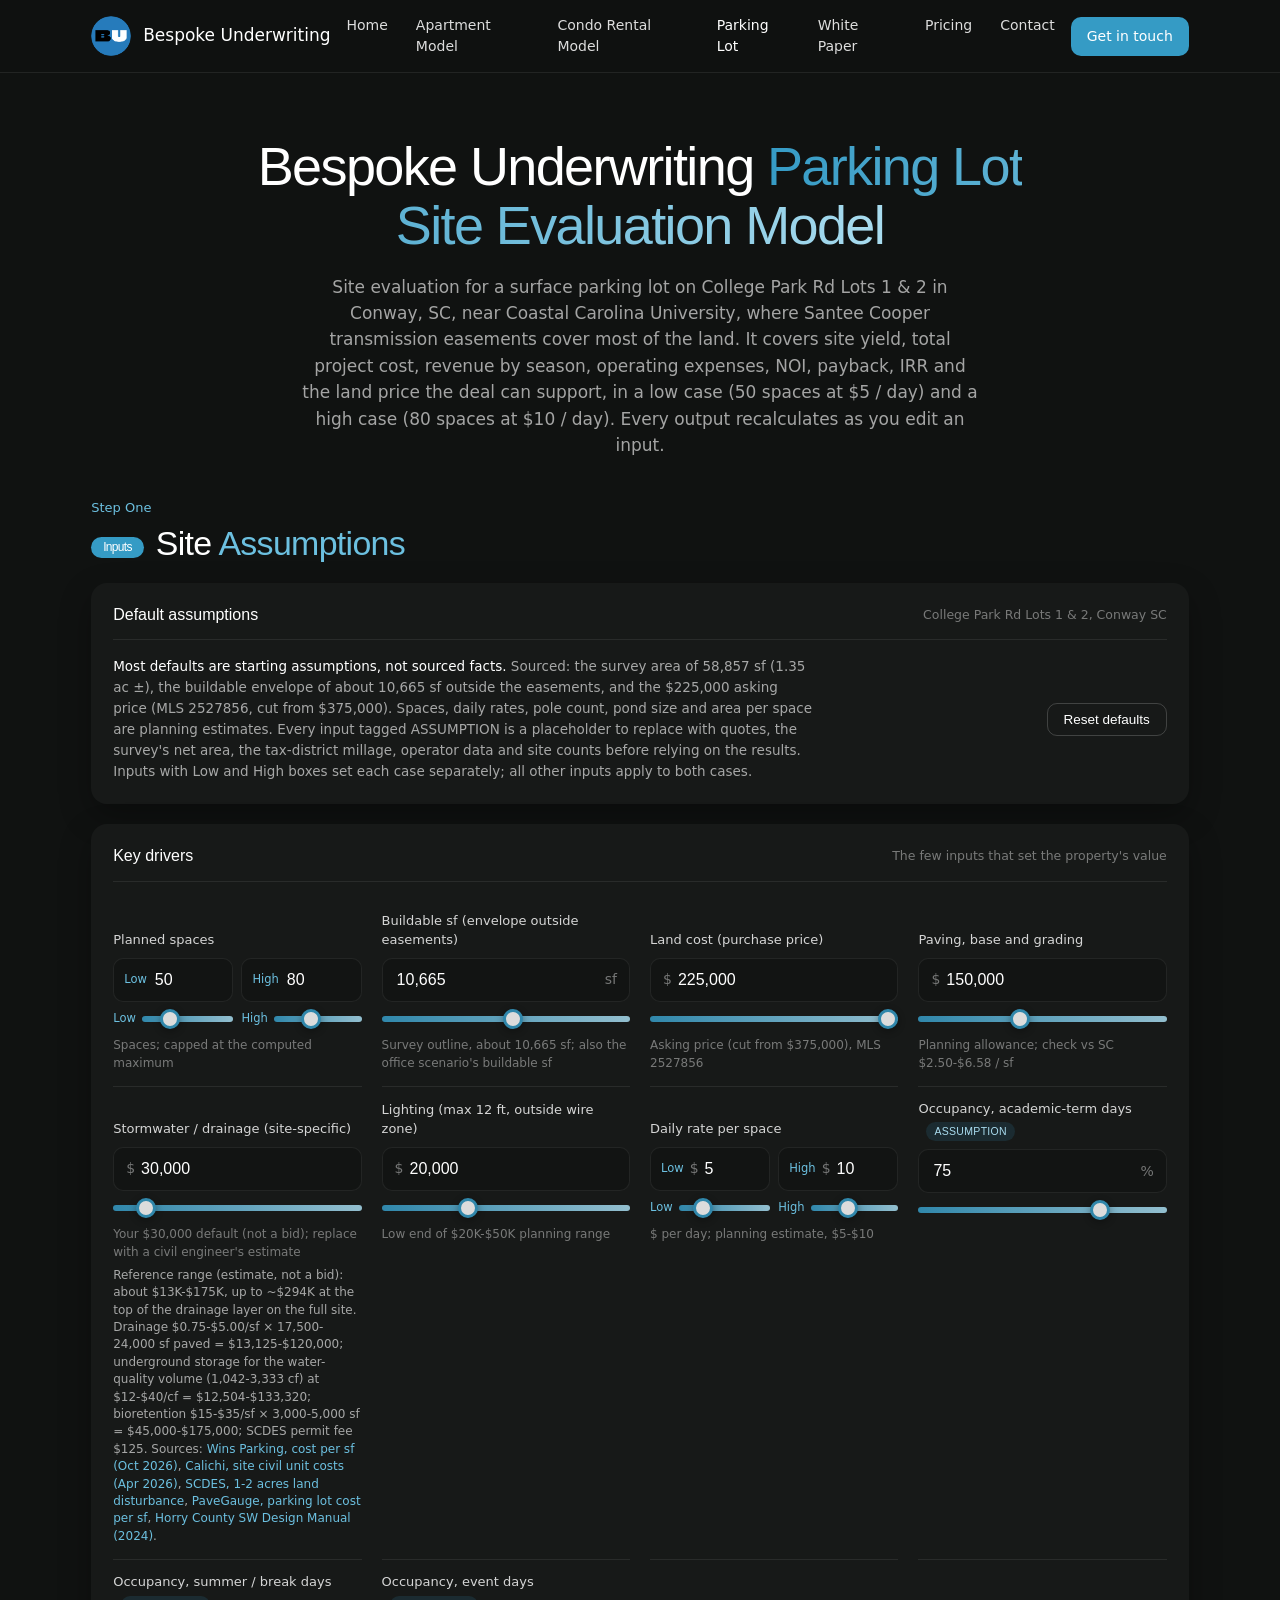
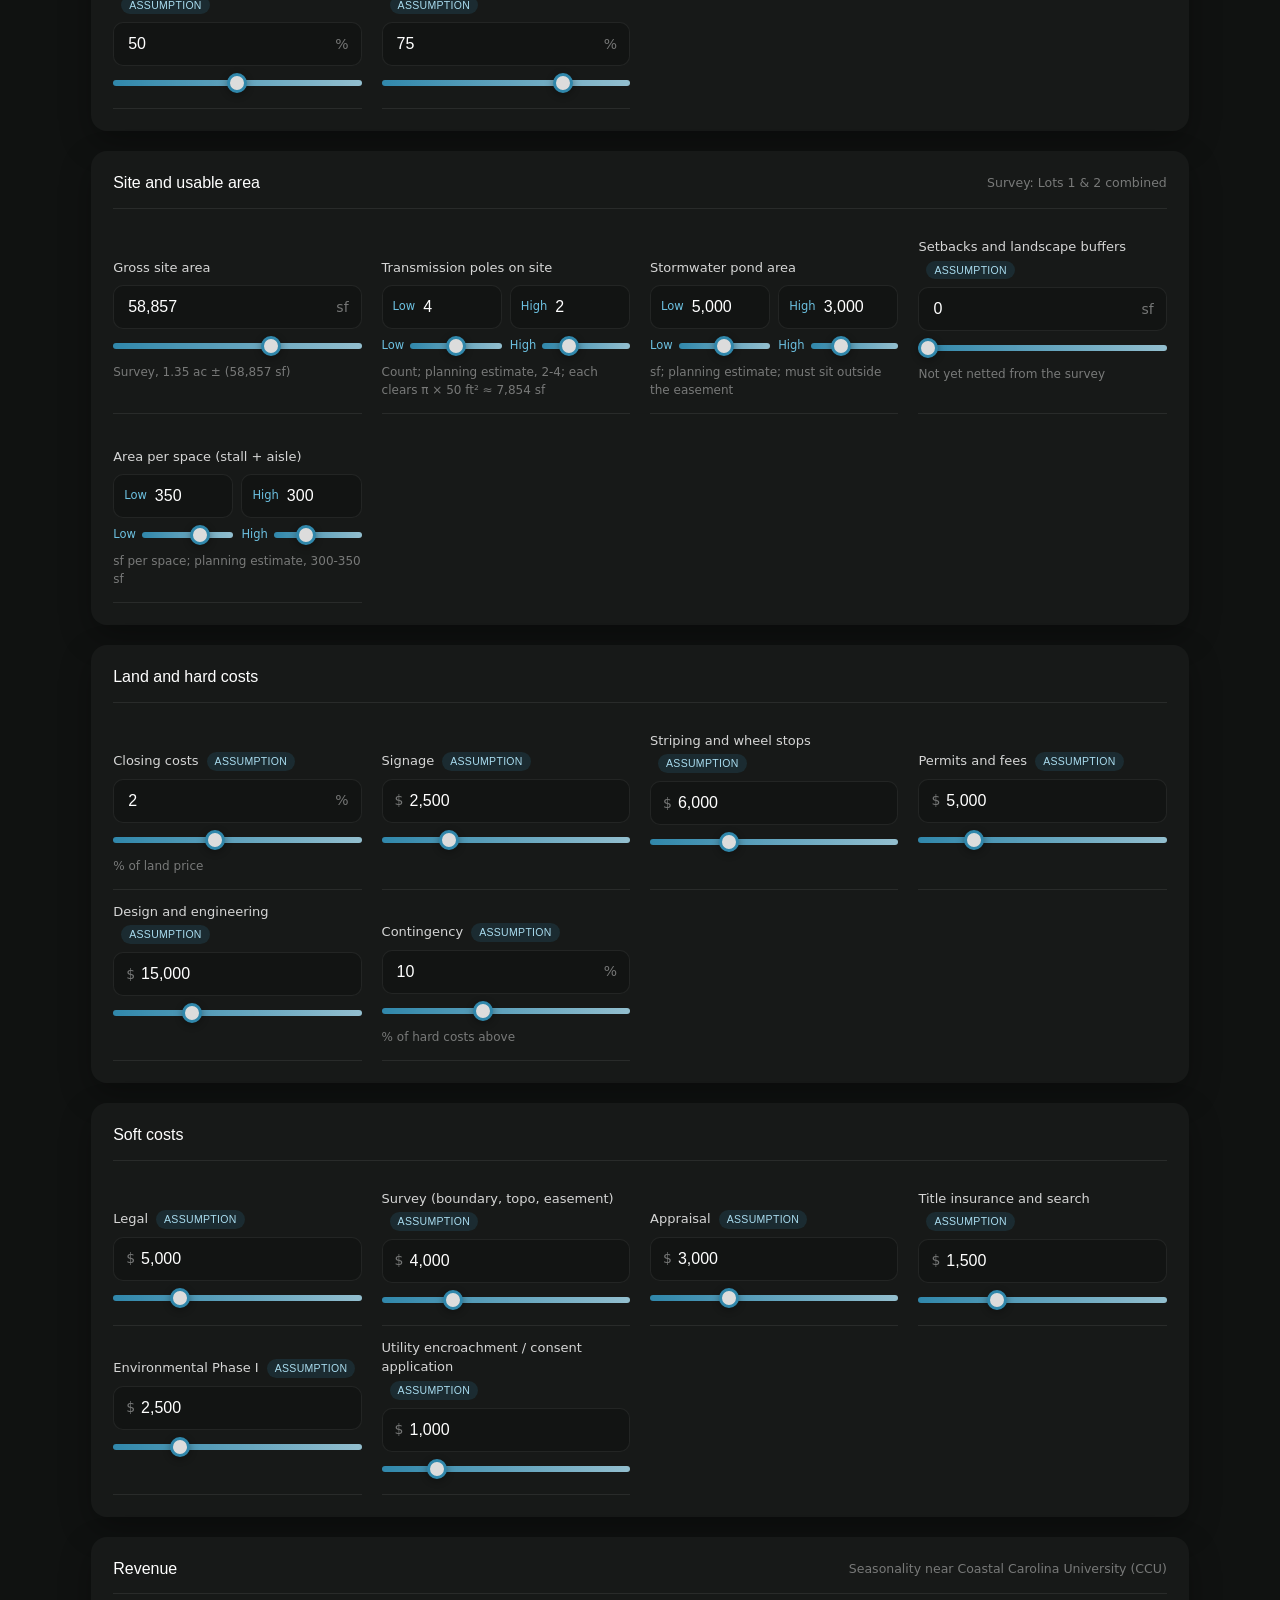
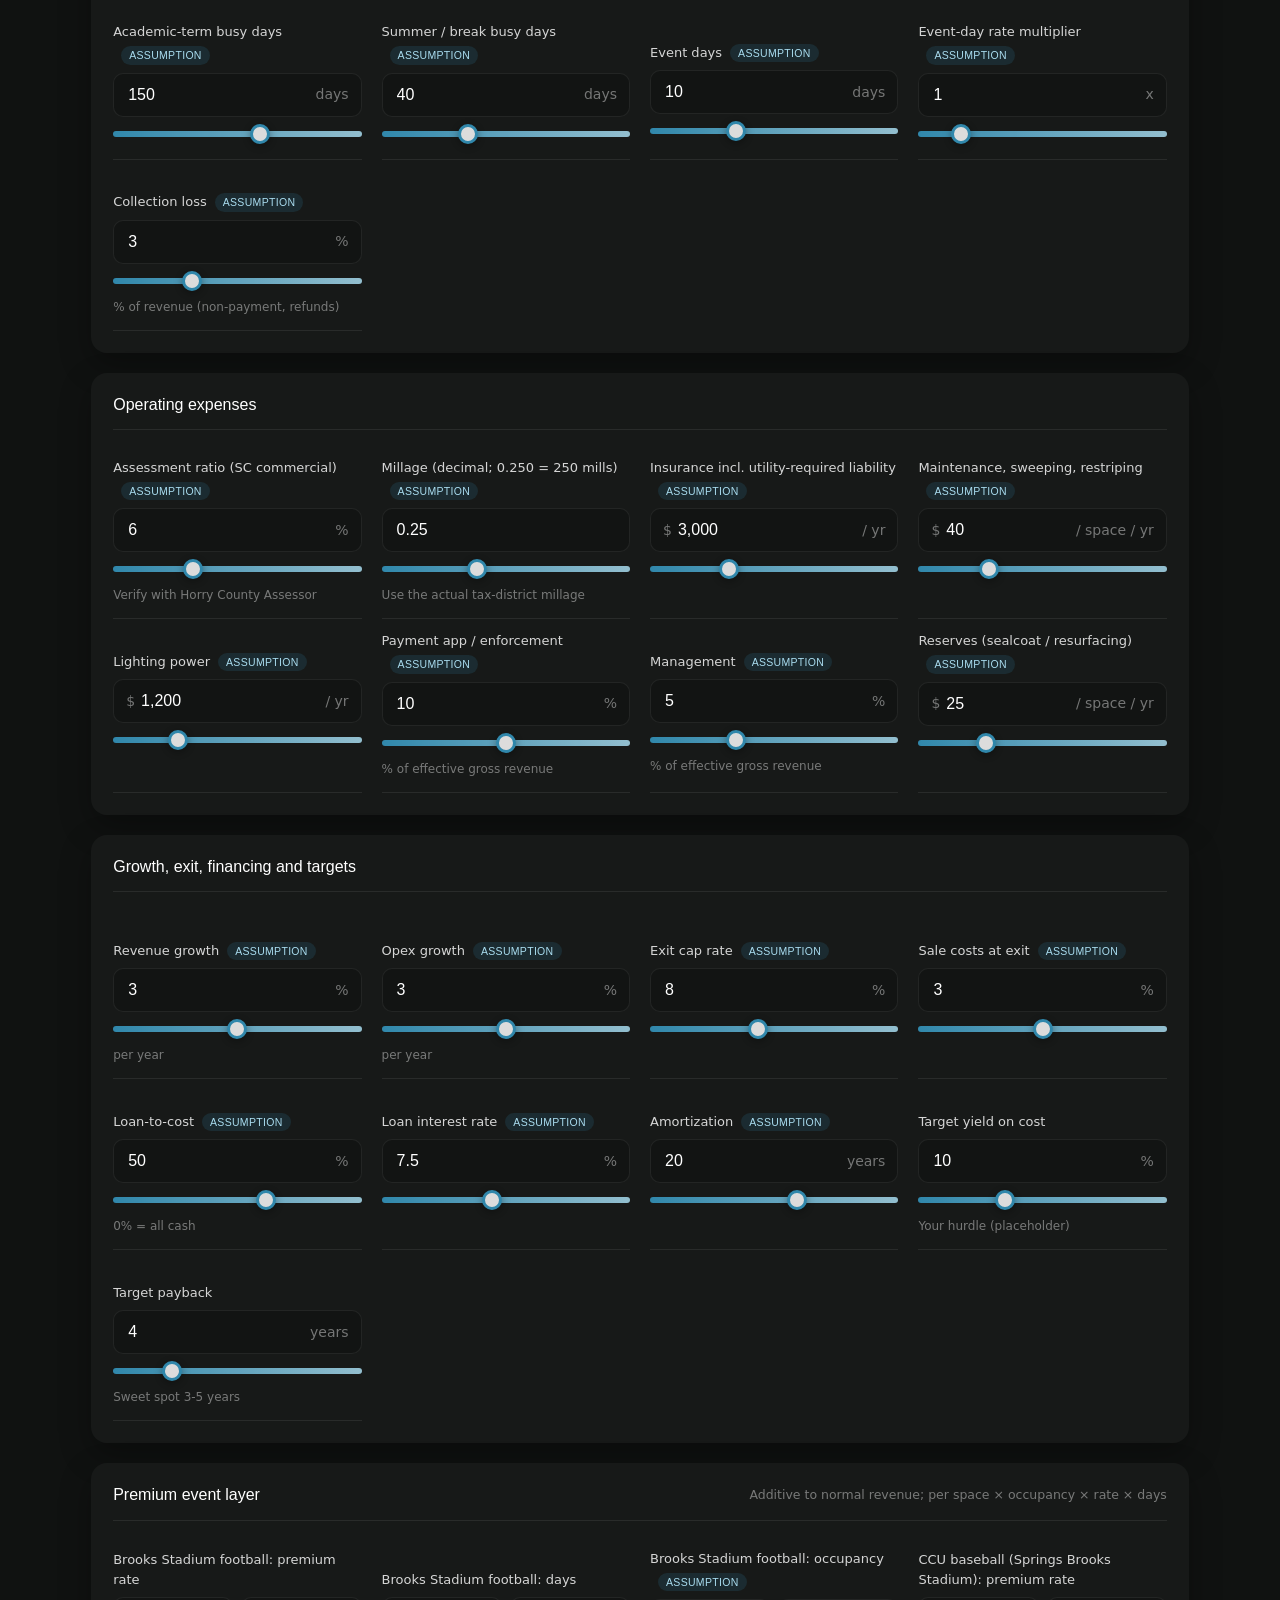
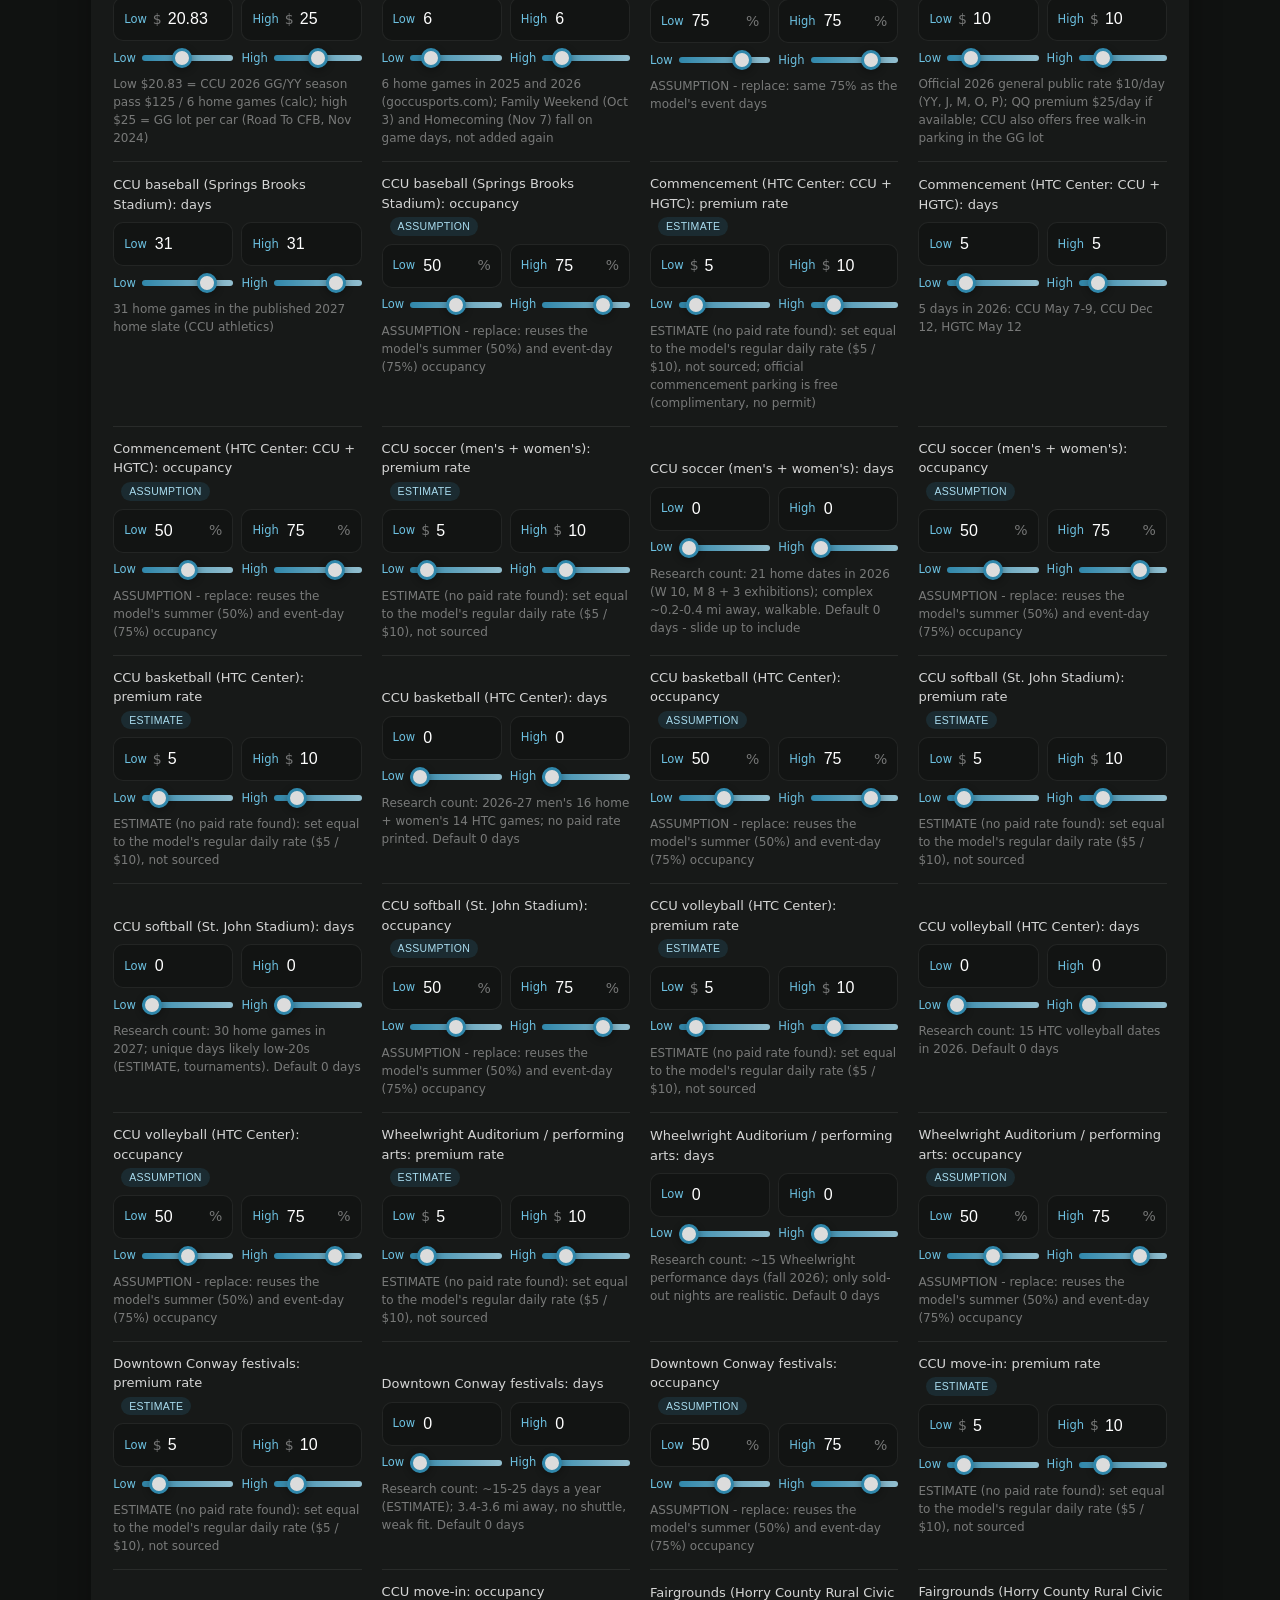
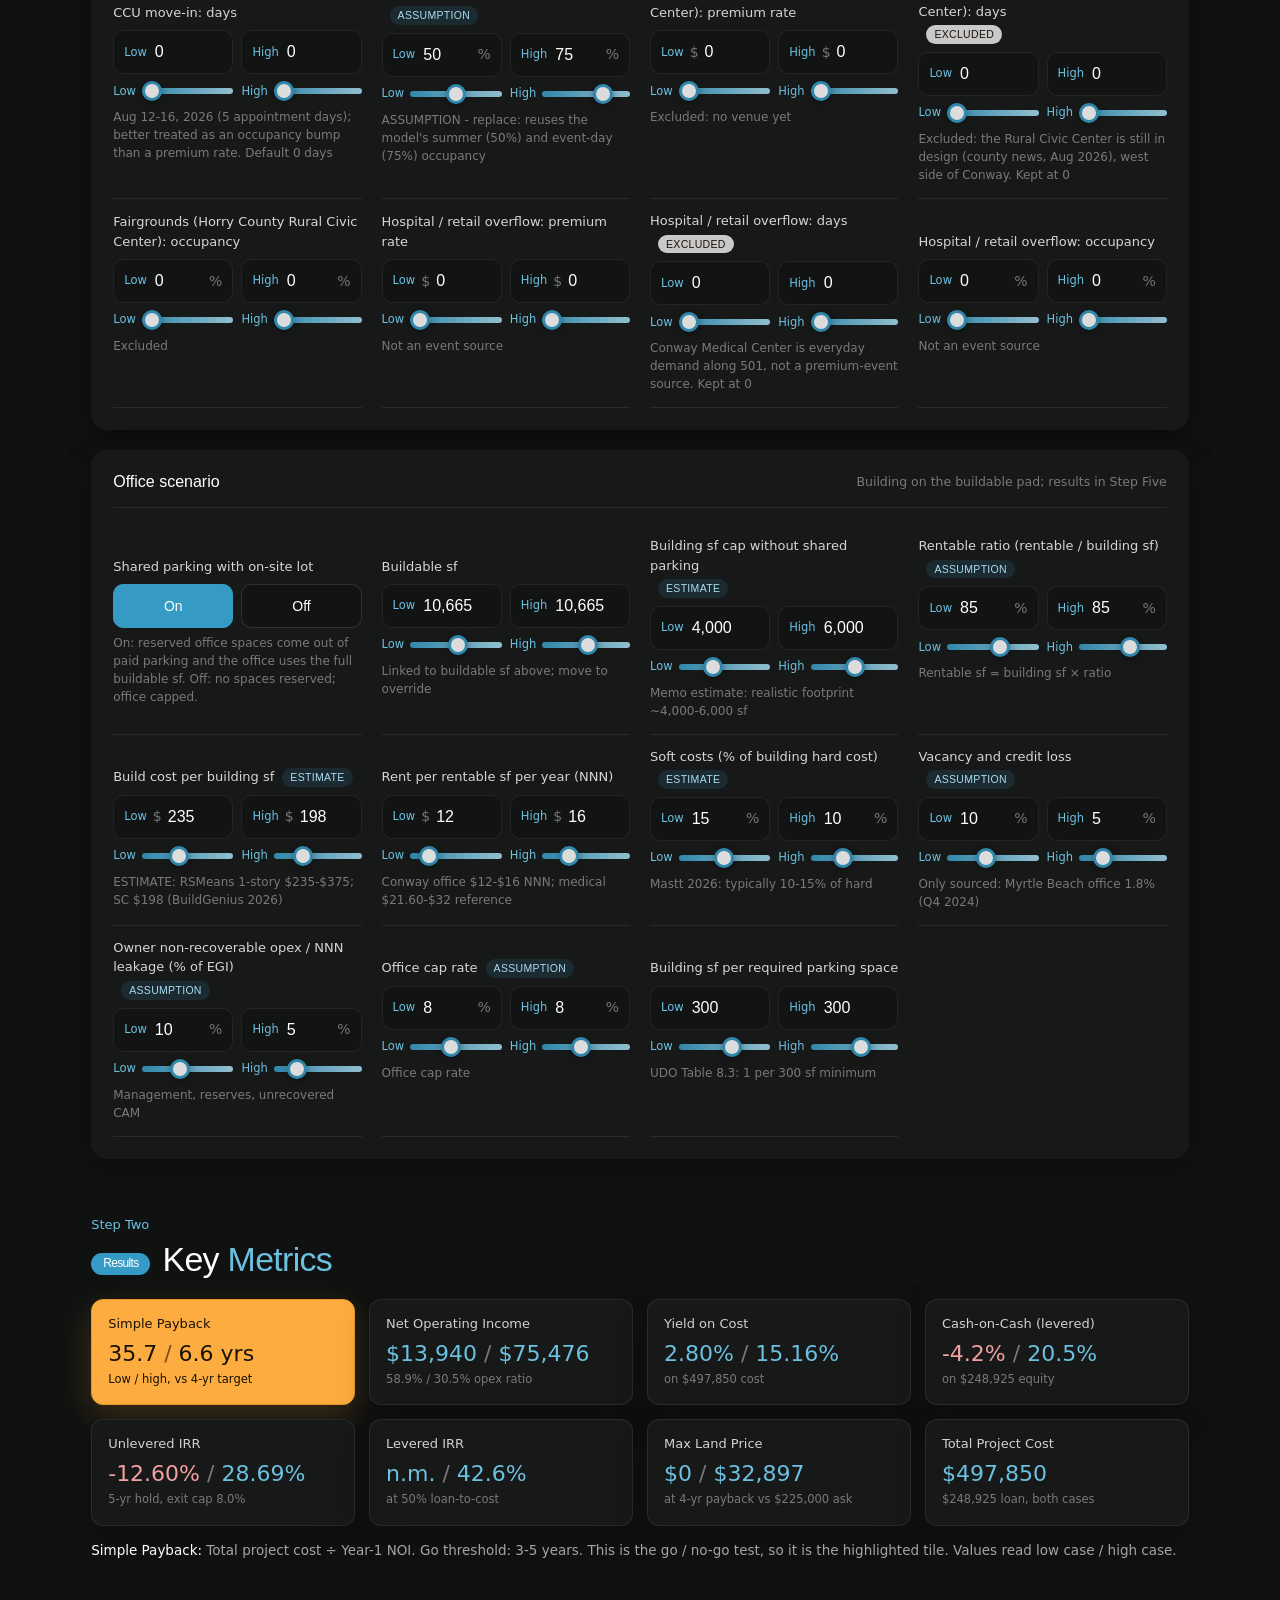
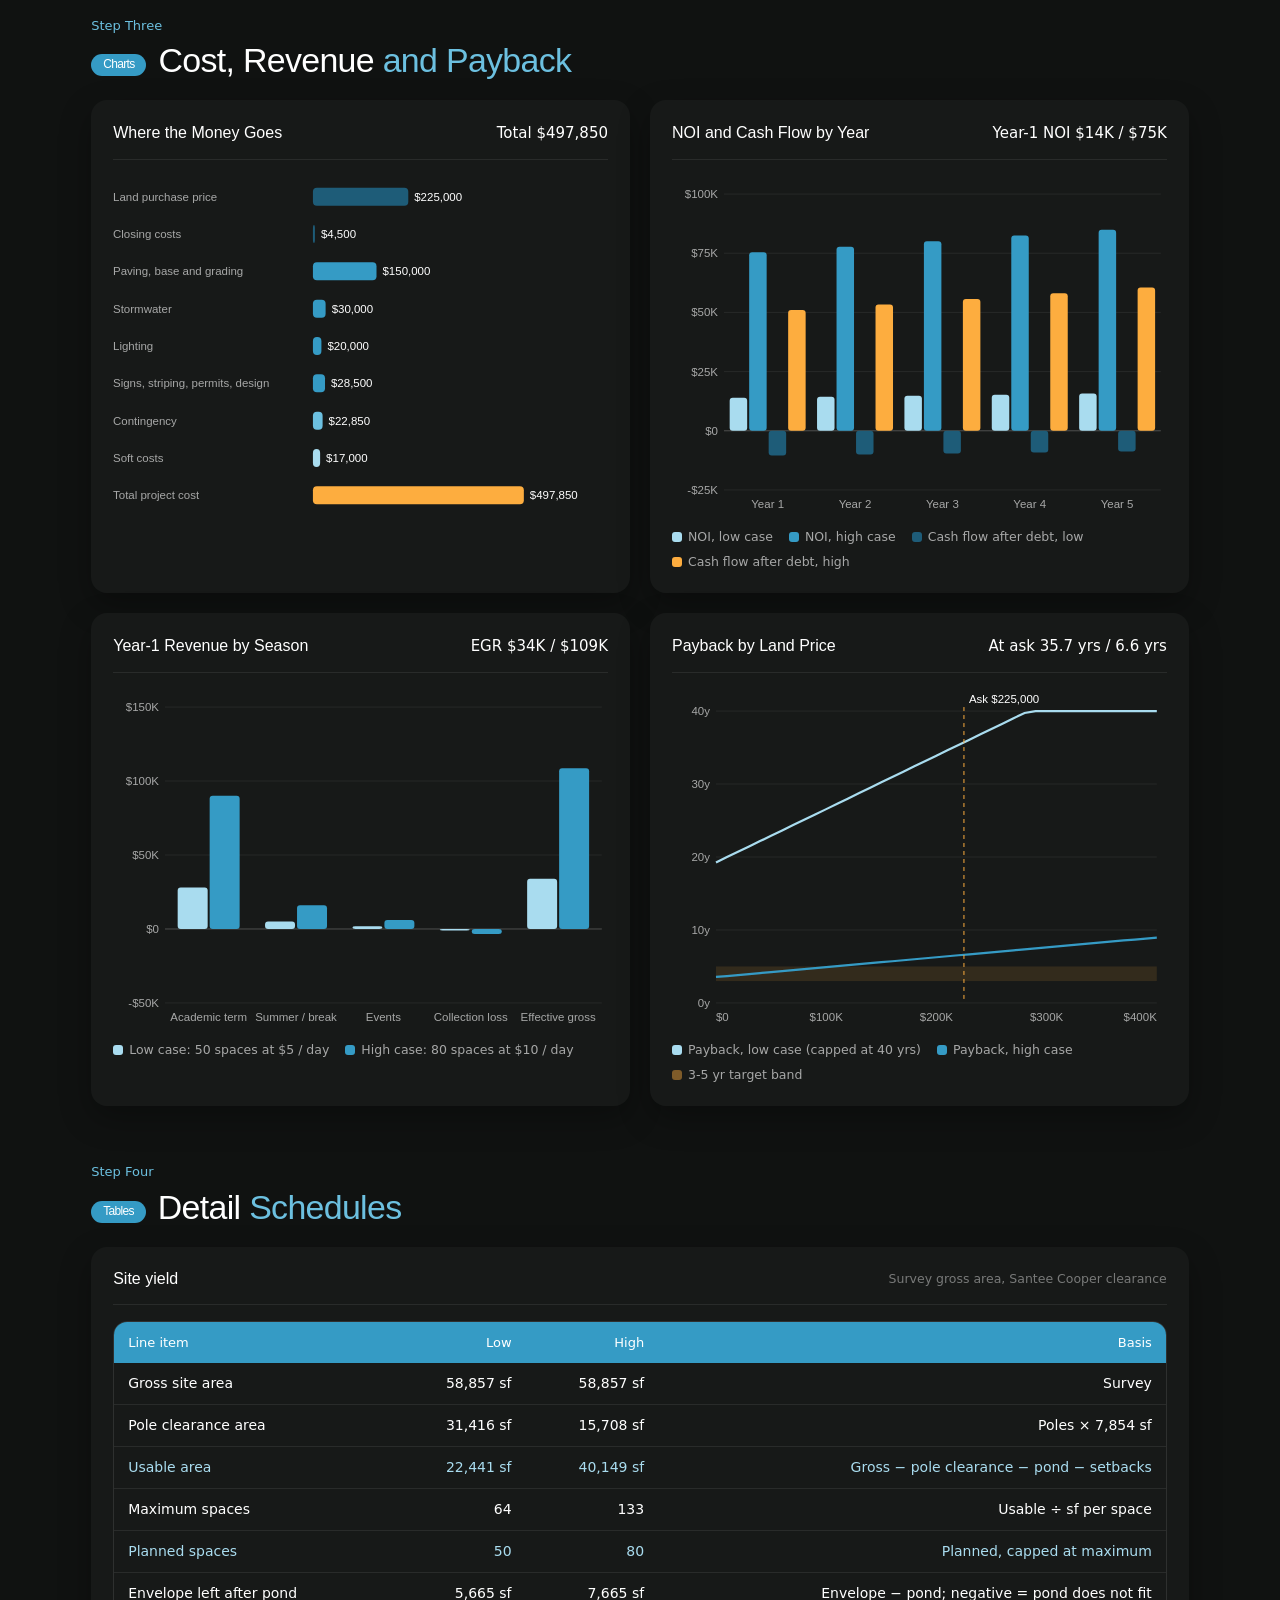
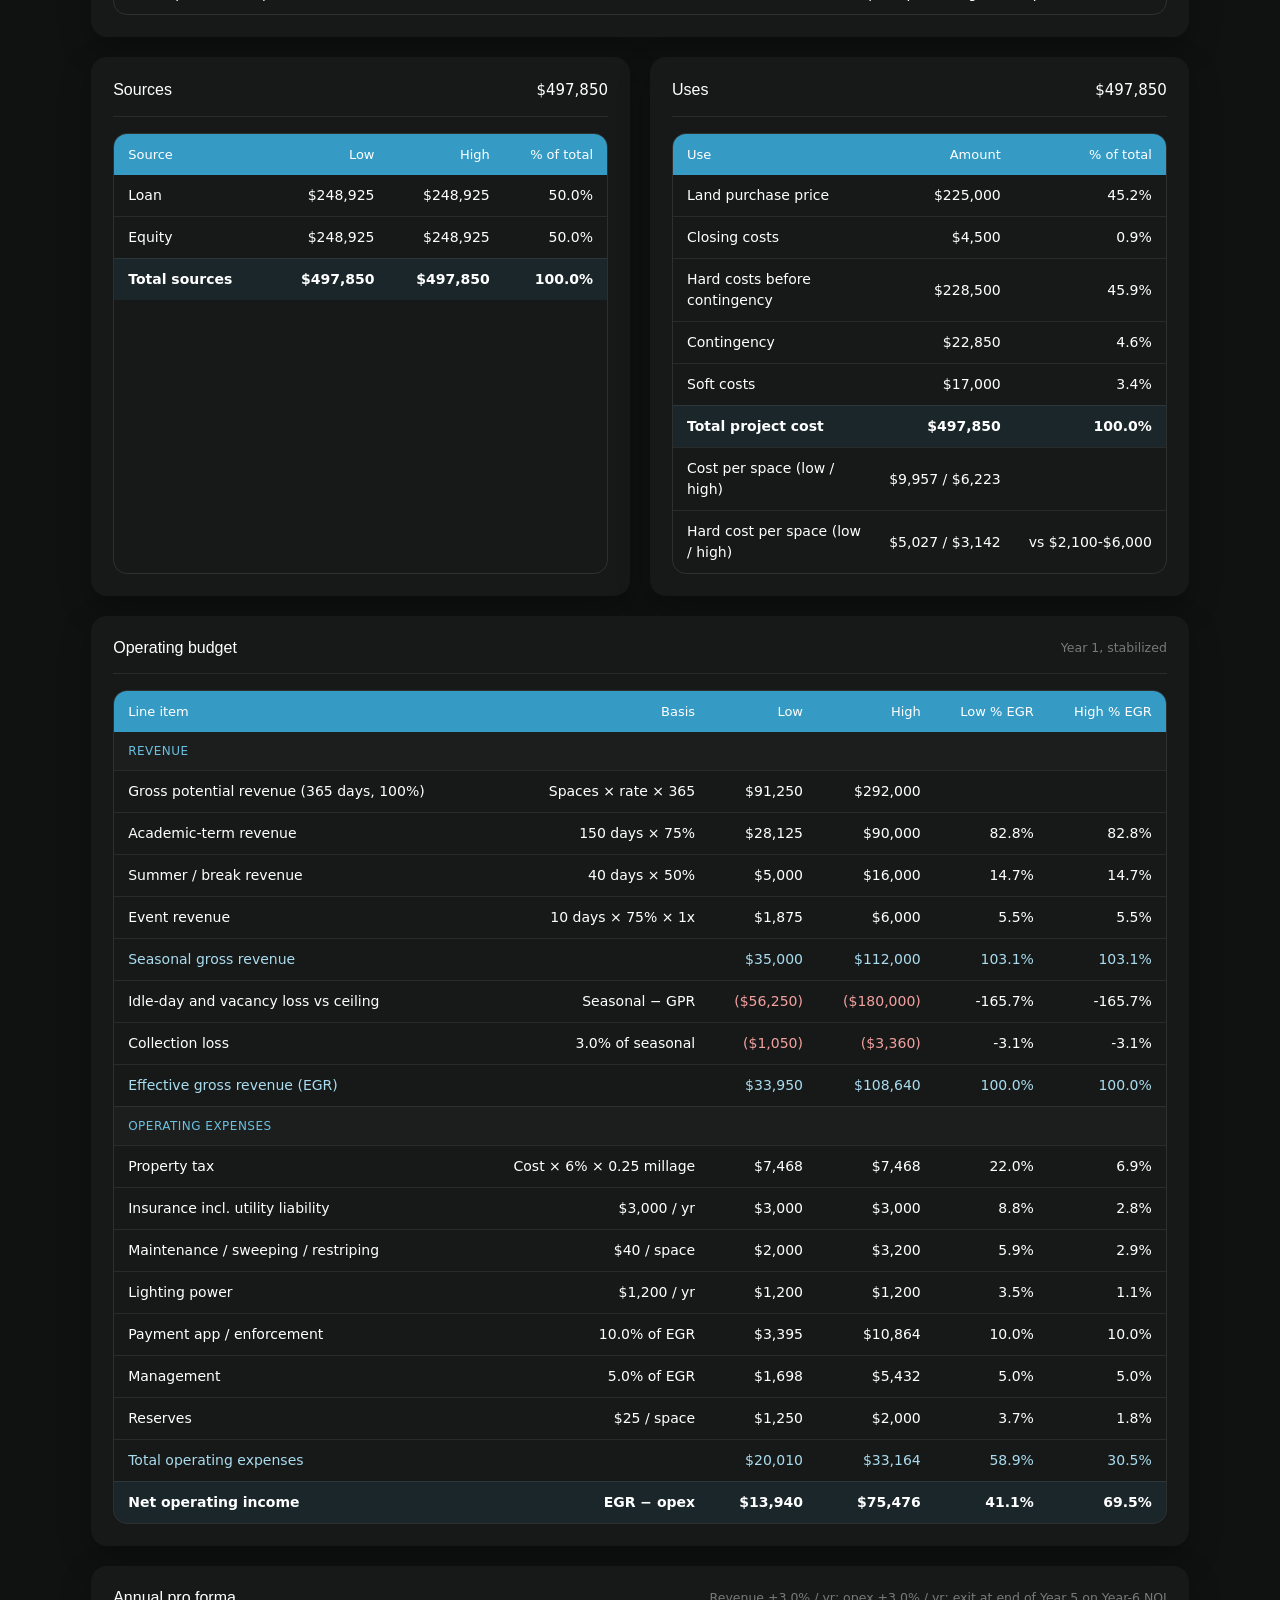
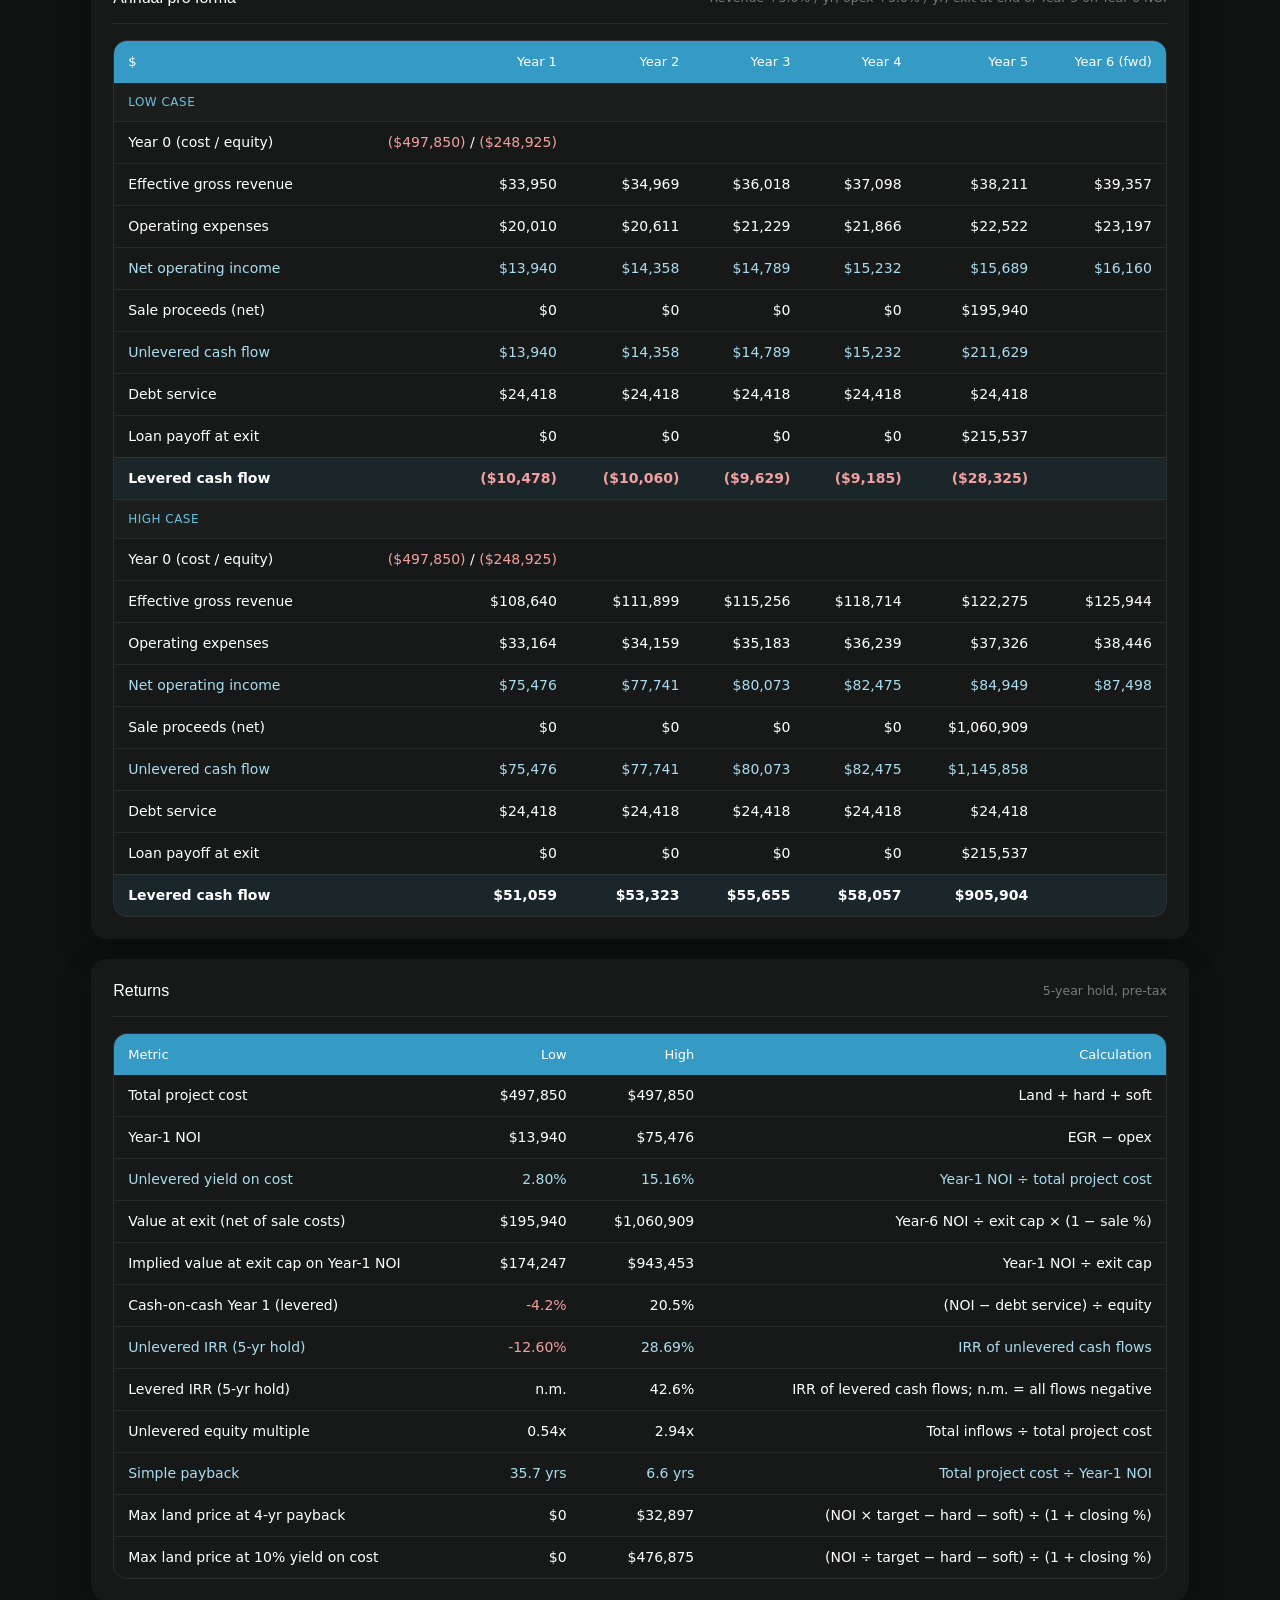
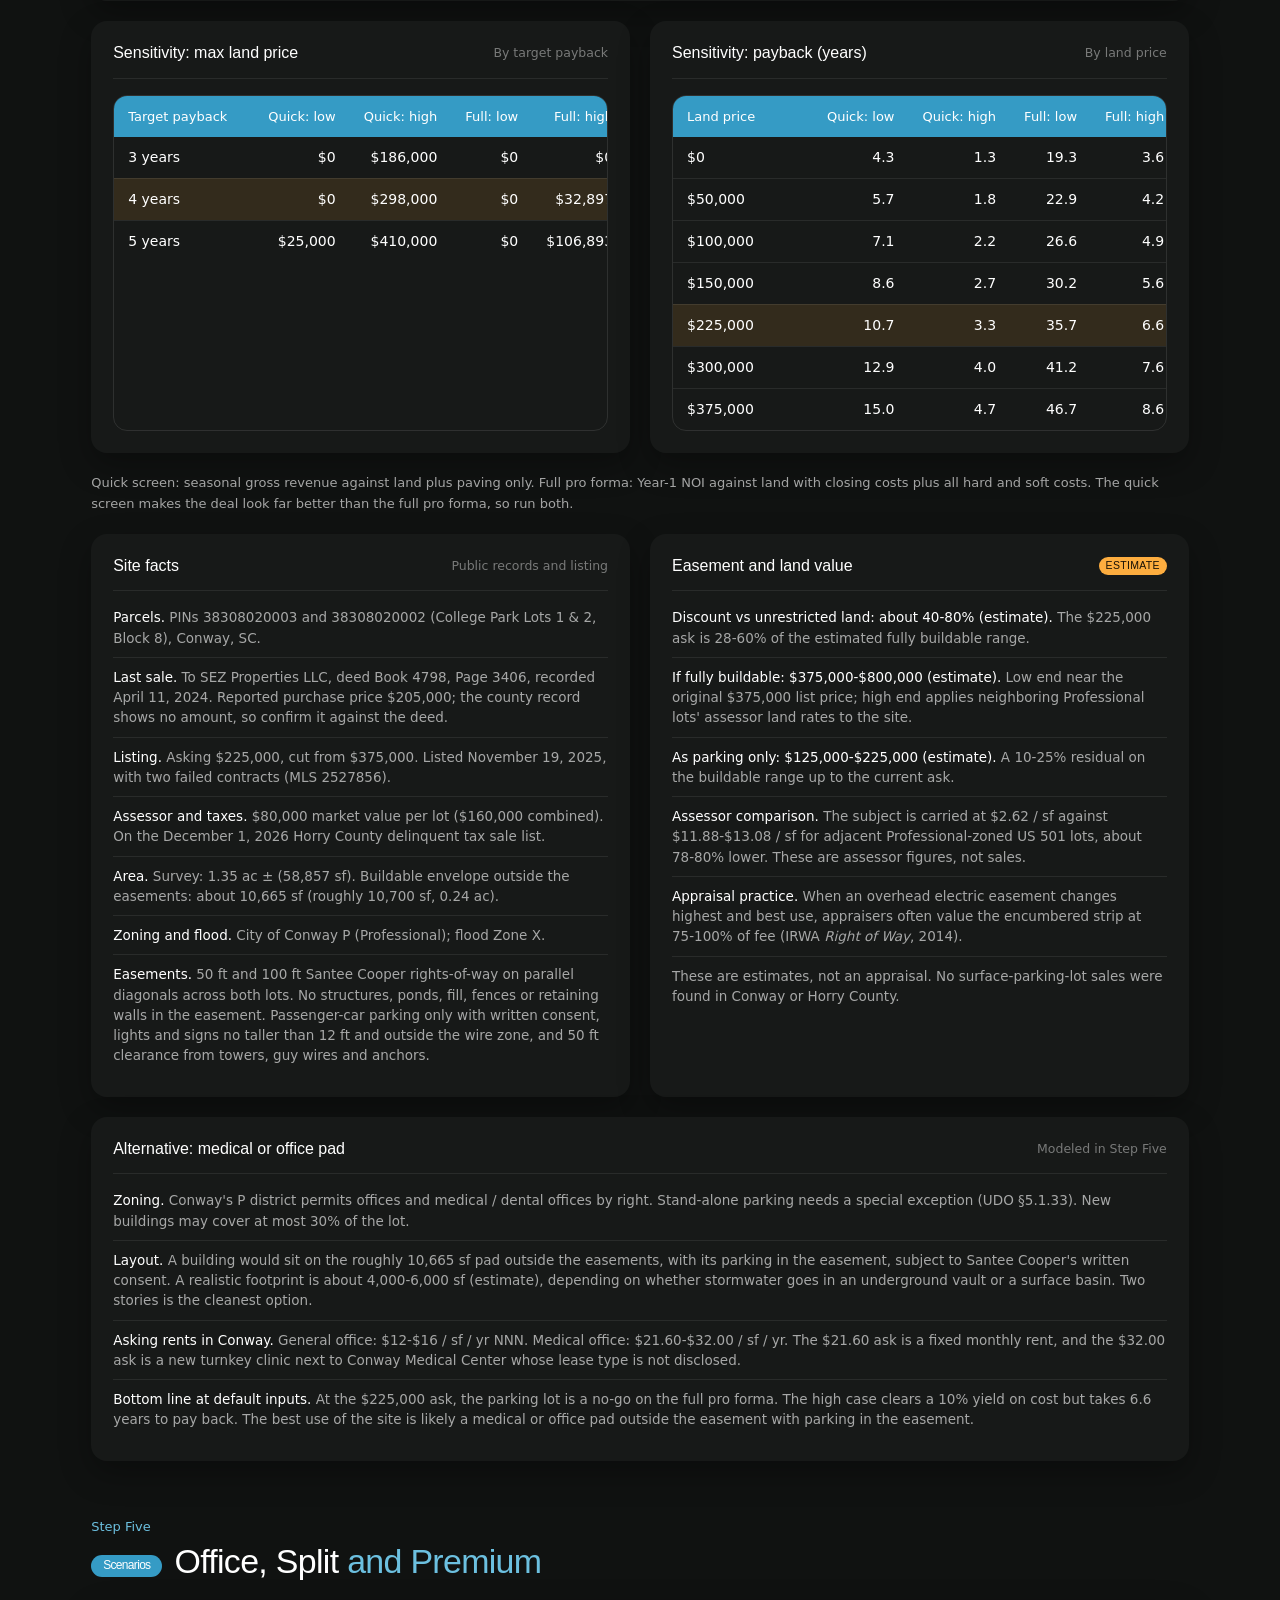
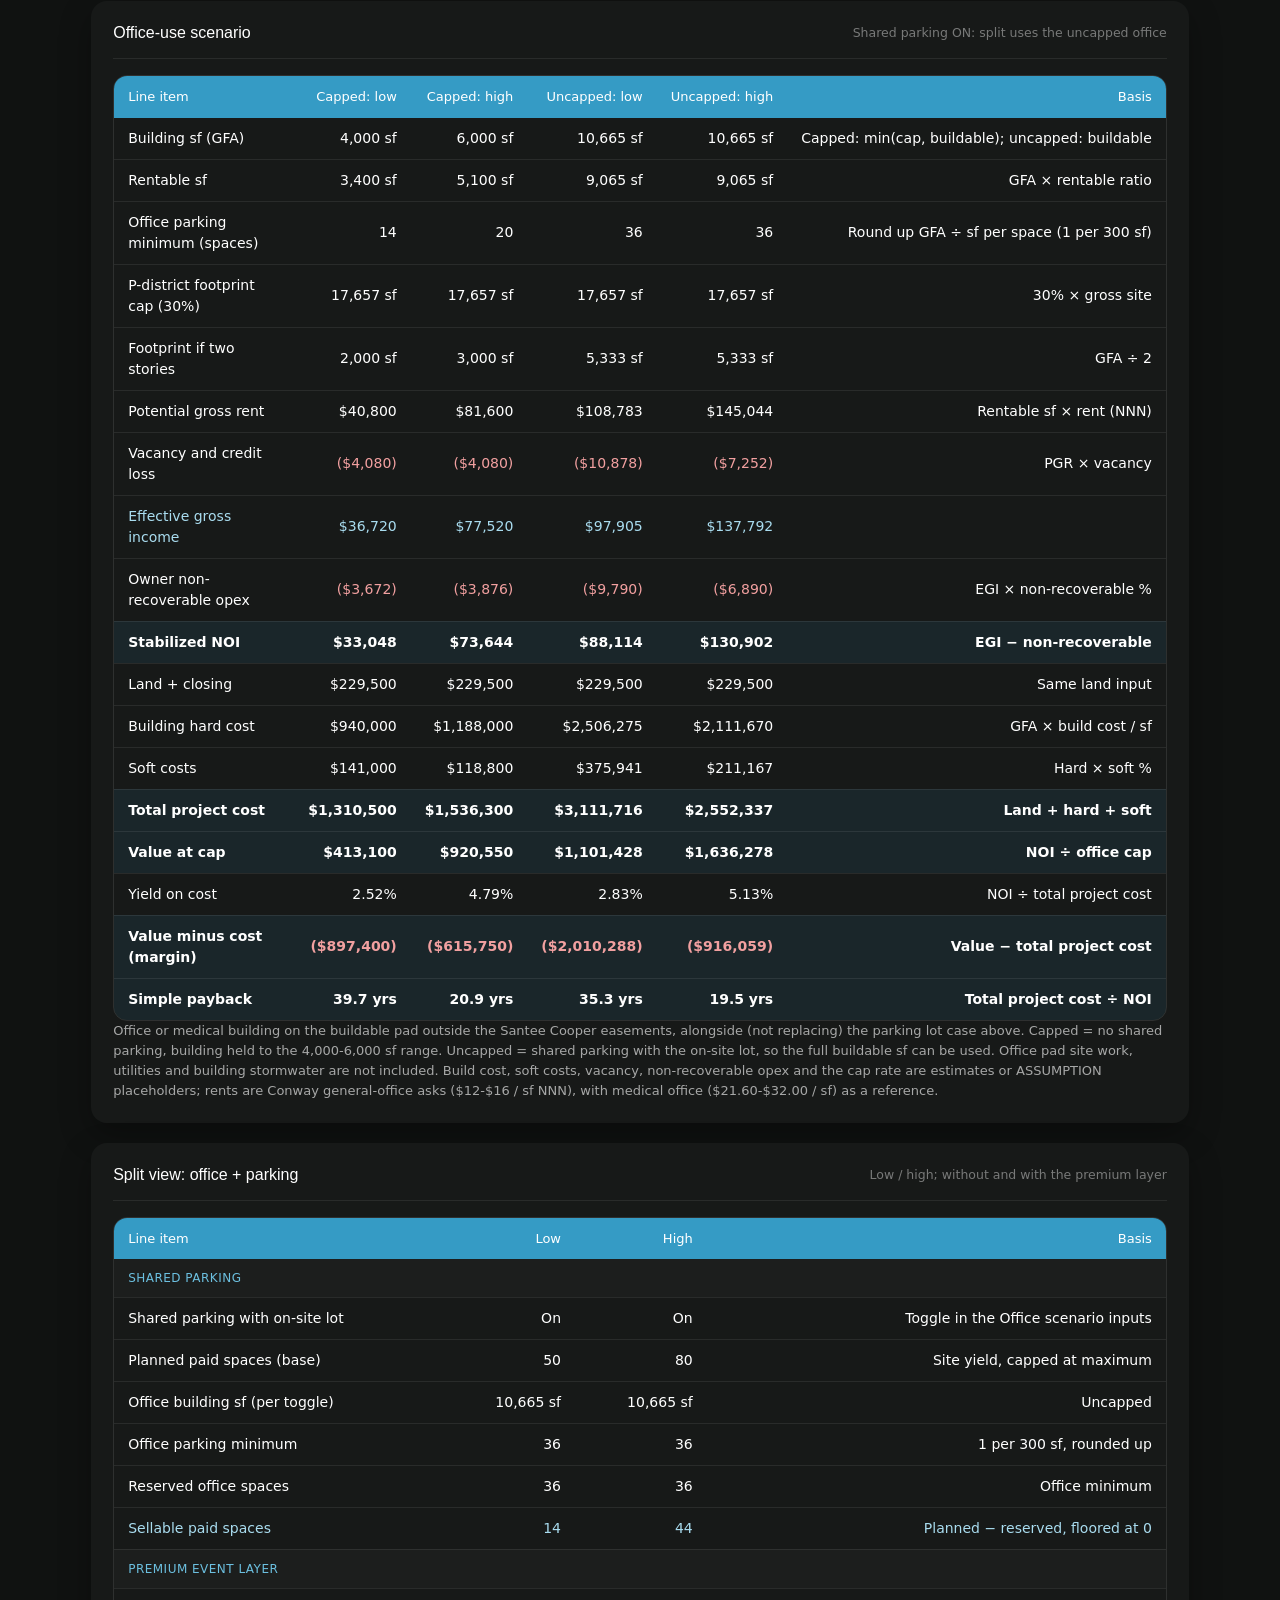
<file: parking_lot_site_model.html>
<!doctype html>
<html lang="en">
<head>
<meta charset="utf-8">
<meta name="viewport" content="width=device-width,initial-scale=1">
<meta name="robots" content="noindex,nofollow">
<title>Bespoke Underwriting Parking Lot Site Evaluation Model</title>
<meta name="description" content="Parking lot site evaluation in the browser for College Park Rd Lots 1 & 2, Conway SC: site yield under transmission easements, total project cost, revenue by season, NOI, yield on cost, payback, IRR and max land price.">
<link rel="icon" href="favicon.ico" sizes="any"><link rel="icon" type="image/svg+xml" href="favicon.svg">
<link rel="preconnect" href="https://api.fontshare.com" crossorigin>
<link rel="stylesheet" href="https://api.fontshare.com/v2/css?f[]=switzer@400,500,600&display=swap">
<style>
/* Styles copied from css/miami_condo_rental_model.css so this page stands alone, plus a few parking-lot additions at the end. */
/* Bespoke Underwriting — Miami Beach condo rental model. Standalone stylesheet: visual tokens copied from css/app.css so this page does not depend on the apartment model files. */
:root{--bg:#101211;--card:#171918;--card2:#1c1f1e;--in:#121413;--blue:#359BC5;--blue2:#6CC0E0;--blue3:#A9DCEF;--blue4:#D6EEF7;--orange:#FDAD3F;--orange2:#E8952A;--line:rgba(255,255,255,.08);--soft:rgba(255,255,255,.62);--mute:rgba(255,255,255,.42);--g:clamp(16px,4vw,56px);--r:16px}
*{box-sizing:border-box}
html{-webkit-text-size-adjust:100%}
html,body{margin:0;background:var(--bg);color:#fff;overflow-x:hidden}
body{font:400 15px/1.5 "Switzer",system-ui,-apple-system,"Segoe UI",sans-serif;-webkit-font-smoothing:antialiased}
a{color:var(--blue2);text-decoration:none}a:hover{text-decoration:underline}
.w{max-width:1200px;margin:0 auto;padding:0 var(--g)}
.sitebar{position:sticky;top:0;z-index:20;background:rgba(16,18,17,.92);backdrop-filter:blur(10px);-webkit-backdrop-filter:blur(10px);border-bottom:1px solid var(--line)}
.sitebar-in{display:flex;align-items:center;justify-content:space-between;height:72px;gap:16px}
.brand{display:flex;align-items:center;gap:12px;color:#fff;font-weight:500;font-size:17px;white-space:nowrap}.brand:hover{text-decoration:none}
.brand img{width:40px;height:40px;border-radius:50%}
.nav{display:flex;gap:28px;font-size:14px}.nav a{color:rgba(255,255,255,.86)}.nav a[aria-current]{color:#fff;font-weight:500}
.cta{background:var(--blue);color:#fff;border-radius:10px;padding:9px 16px;font-size:14px;font-weight:500;white-space:nowrap}.cta:hover{text-decoration:none;filter:brightness(1.08)}
.menu-btn{display:none;background:none;border:0;padding:8px;cursor:pointer}.menu-btn span{display:block;width:22px;height:2px;background:#fff;margin:5px 0;border-radius:2px}
@media(max-width:900px){.nav{display:none;position:absolute;top:72px;left:0;right:0;flex-direction:column;gap:0;background:#141615;border-bottom:1px solid var(--line);padding:8px var(--g) 16px}.nav a{padding:10px 0}.sitebar.open .nav{display:flex}.menu-btn{display:block}.cta{display:none}}
/* hero */
.hero{text-align:center;padding:64px 0 40px}
.hero h1{font:500 clamp(30px,3.2vw + 14px,54px)/1.1 "Switzer",sans-serif;letter-spacing:-.03em;margin:0 auto;max-width:15em}
.hero h1 .accent{background:linear-gradient(90deg,#359BC5,#A9DCEF);-webkit-background-clip:text;background-clip:text;color:transparent}
.lede{color:var(--soft);font-size:17px;line-height:1.55;max-width:40em;margin:18px auto 0}
.credit{margin:18px auto 0;display:inline-flex;align-items:center;gap:10px;flex-wrap:wrap;justify-content:center;font-size:13.5px;color:var(--soft);background:rgba(53,155,197,.10);border:1px solid rgba(53,155,197,.28);border-radius:999px;padding:7px 16px}
.credit a{color:var(--blue3);font-weight:500}
/* section heads */
.sec{margin:0 0 56px}
.sec-head{display:flex;align-items:baseline;justify-content:space-between;gap:16px;margin:0 0 20px;flex-wrap:wrap}
.sec-head h2{font:500 clamp(24px,1.4vw + 16px,34px)/1.15 "Switzer",sans-serif;letter-spacing:-.02em;margin:0}
.sec-head h2 .accent{color:var(--blue2)}
.eyebrow{display:block;color:var(--blue2);font-size:13px;margin:0 0 6px}
.pill{display:inline-flex;align-items:center;background:var(--blue);color:#fff;border-radius:999px;font-size:12px;font-weight:500;padding:4px 12px;margin-right:12px;vertical-align:4px}
/* cards */
.card{background:var(--card);border-radius:var(--r);box-shadow:0 12px 32px rgba(0,0,0,.30);padding:22px;min-width:0}
.card-h{display:flex;justify-content:space-between;align-items:center;gap:12px;padding:0 0 14px;margin:0 0 16px;border-bottom:1px solid var(--line)}
.card-h h3{font:500 16px/1.3 "Switzer",sans-serif;margin:0}
.card-h .v{font-weight:500;font-variant-numeric:tabular-nums;white-space:nowrap}
.card-h .note{color:var(--mute);font-size:12.5px}
.stack{display:grid;gap:20px}
.pair{display:grid;grid-template-columns:1fr 1fr;gap:20px;align-items:stretch}
.pair>.card{display:flex;flex-direction:column}
@media(max-width:900px){.pair{grid-template-columns:1fr}}
/* inputs */
.est{display:inline-block;margin-left:8px;padding:2px 8px;border-radius:999px;font:500 10.5px/1.4 "Switzer",sans-serif;letter-spacing:.03em;color:var(--blue3);background:rgba(53,155,197,.14);vertical-align:1px;white-space:nowrap}
.est.edited{color:#1a1206;background:var(--orange)}
.fields{display:grid;grid-template-columns:repeat(4,minmax(0,1fr));column-gap:20px}
@media(max-width:1100px){.fields{grid-template-columns:repeat(3,minmax(0,1fr))}}
@media(max-width:820px){.fields{grid-template-columns:repeat(2,minmax(0,1fr))}}
@media(max-width:520px){.fields{grid-template-columns:1fr}}
.fld{padding:12px 0 14px;border-bottom:1px solid var(--line);min-width:0;display:flex;flex-direction:column}
.fld label{font-size:13px;color:rgba(255,255,255,.82);margin:0 0 8px;display:flex;align-items:center;flex-wrap:wrap;row-gap:4px;min-height:22px}
.fld .box{display:flex;align-items:center;background:var(--in);border:1px solid rgba(255,255,255,.07);border-radius:10px;padding:0 12px;height:44px}
.fld .box:focus-within{border-color:var(--blue)}
.fld input[type=text],.fld select{flex:1 1 auto;min-width:0;width:100%;background:transparent;border:0;color:#fff;font:500 16px/1 "Switzer",sans-serif;font-variant-numeric:tabular-nums;outline:none;height:42px}
.fld select{appearance:none;-webkit-appearance:none;cursor:pointer;background-image:linear-gradient(45deg,transparent 50%,#fff 50%),linear-gradient(135deg,#fff 50%,transparent 50%);background-position:calc(100% - 10px) 19px,calc(100% - 5px) 19px;background-size:5px 5px;background-repeat:no-repeat;padding-right:18px}
.fld select option{background:#1c1f1e;color:#fff}
.fld .unit{color:var(--mute);font-size:14px;margin-left:6px;white-space:nowrap}
.fld .calc{font:500 16px/44px "Switzer",sans-serif;font-variant-numeric:tabular-nums;color:#fff;height:44px}
.fld .hint{color:var(--mute);font-size:12px;margin-top:6px}
input[type=range]{-webkit-appearance:none;appearance:none;width:100%;height:22px;background:transparent;margin:8px 0 0;cursor:pointer}
input[type=range]::-webkit-slider-runnable-track{height:6px;border-radius:6px;background:linear-gradient(90deg,#359BC5,#A9DCEF);opacity:.85}
input[type=range]::-moz-range-track{height:6px;border-radius:6px;background:linear-gradient(90deg,#359BC5,#A9DCEF)}
input[type=range]::-webkit-slider-thumb{-webkit-appearance:none;width:20px;height:20px;border-radius:50%;background:#fff;border:3px solid #359BC5;margin-top:-7px;box-shadow:0 2px 8px rgba(0,0,0,.4)}
input[type=range]::-moz-range-thumb{width:16px;height:16px;border-radius:50%;background:#fff;border:3px solid #359BC5}
input[type=range]:focus-visible{outline:2px solid #359BC5;outline-offset:2px}
.btn{background:transparent;border:1px solid rgba(255,255,255,.18);color:#fff;border-radius:10px;padding:9px 16px;font:500 13.5px/1 "Switzer",sans-serif;cursor:pointer}
.btn:hover{border-color:var(--blue2)}
.btn.primary{background:var(--blue);border-color:var(--blue)}
.input-bar{display:flex;justify-content:space-between;align-items:center;gap:12px;flex-wrap:wrap}
.input-bar p{margin:0;color:var(--soft);font-size:13.5px;max-width:52em}
/* tables (rounded, blue header) */
.tw{border:1px solid rgba(255,255,255,.10);border-radius:14px;overflow:hidden;flex:1 1 auto}
.tw.scroll{overflow-x:auto;-webkit-overflow-scrolling:touch}
table.t{width:100%;border-collapse:separate;border-spacing:0;font-variant-numeric:tabular-nums;font-size:14px}
table.t th{background:var(--blue);color:#fff;font-weight:500;text-align:left;padding:11px 14px;white-space:nowrap;font-size:13px}
table.t th.n,table.t td.n{text-align:right}
table.t td{padding:10px 14px;border-top:1px solid var(--line);white-space:nowrap}
table.t tr:first-child td{border-top:0}
table.t tr.tot td{font-weight:600;background:rgba(53,155,197,.10)}
table.t tr.sub td{font-weight:500;color:var(--blue3)}
table.t tr.grp td{color:var(--blue2);font-size:12px;letter-spacing:.04em;text-transform:uppercase;background:rgba(255,255,255,.02)}
table.t td.lbl{white-space:normal;min-width:140px}
table.t tr.hl td{background:rgba(253,173,63,.12)}
table.t input{width:100%;min-width:64px;background:var(--in);border:1px solid rgba(255,255,255,.08);border-radius:8px;color:#fff;font:500 14px/1 "Switzer",sans-serif;font-variant-numeric:tabular-nums;padding:8px 10px;text-align:right;outline:none}
table.t input.txt{text-align:left;min-width:120px}
table.t input:focus{border-color:var(--blue)}
.neg{color:#F2A0A0}
/* KPI tiles */
.kpis{display:grid;grid-template-columns:repeat(4,minmax(0,1fr));gap:14px}
@media(max-width:900px){.kpis{grid-template-columns:repeat(2,minmax(0,1fr))}}
.kpi{background:var(--card);border:1px solid var(--line);border-radius:12px;padding:14px 16px 16px;text-align:left;color:#fff;cursor:pointer;font:inherit;min-width:0;box-shadow:0 12px 32px rgba(0,0,0,.25);transition:border-color .15s,background .15s}
.kpi:hover{border-color:rgba(53,155,197,.55)}
.kpi .k{display:block;font-size:13px;color:rgba(255,255,255,.80);margin:0 0 6px}
.kpi .v{display:block;font-size:clamp(17px,1vw + 10px,22px);font-weight:500;color:var(--blue2);font-variant-numeric:tabular-nums;white-space:nowrap;overflow:hidden;text-overflow:ellipsis}
.kpi .s{display:block;font-size:11.5px;color:var(--mute);margin-top:4px}
.kpi.sel{background:var(--orange);border-color:var(--orange2);box-shadow:0 12px 32px rgba(253,173,63,.18)}
.kpi.sel .k,.kpi.sel .v,.kpi.sel .s{color:#1a1206}
.kpi-def{margin:14px 0 0;color:var(--soft);font-size:13.5px;min-height:1.5em}
.kpi-def b{color:#fff;font-weight:500}
.foot{border-top:1px solid var(--line);margin-top:24px;padding:28px 0 48px;color:var(--soft);font-size:13px;line-height:1.6}
.foot p{margin:0 0 10px;max-width:70em}
.foot a{color:var(--blue3)}
.warn{color:var(--orange);font-size:13px;margin:10px 0 0}
/* condo-model additions */
.kpis.k5{grid-template-columns:repeat(4,minmax(0,1fr))}
.fld .tog{display:flex;gap:8px}
.fld .tog button{flex:1;height:44px;border-radius:10px;border:1px solid rgba(255,255,255,.12);background:var(--in);color:#fff;font:500 14px/1 "Switzer",sans-serif;cursor:pointer}
.fld .tog button[aria-pressed=true]{background:var(--blue);border-color:var(--blue)}
.fld.off{opacity:.4}
.assump{color:var(--soft);font-size:13px;margin:0;line-height:1.55}
.assump b{color:#fff;font-weight:500}
@media(max-width:640px){table.t td,table.t th{padding:9px 10px;font-size:13px}table.t td.lbl{min-width:120px}}
/* charts */
.charts{display:grid;grid-template-columns:1fr 1fr;gap:20px}
@media(max-width:900px){.charts{grid-template-columns:1fr}}
.chart-card{display:flex;flex-direction:column}
.chart{flex:1 1 auto;min-height:320px;position:relative}
.chart svg{display:block;width:100%;height:100%;overflow:visible}
.legend{display:flex;flex-wrap:wrap;gap:6px 16px;margin-top:12px;font-size:12.5px;color:var(--soft)}
.legend i{display:inline-block;width:10px;height:10px;border-radius:3px;margin-right:6px;vertical-align:-1px}
svg text{fill:rgba(255,255,255,.62);font-family:"Switzer",sans-serif;font-size:11.5px}
svg .vl{fill:#fff;font-weight:500}
svg .grid{stroke:rgba(255,255,255,.07)}
svg .axis{stroke:rgba(255,255,255,.18)}
/* footer */
.fld label{min-height:40px;align-content:flex-end;align-items:flex-end}
.chart{flex:none;height:340px;min-height:0}
.legend{min-height:42px;align-content:flex-start}
@media(max-width:900px){.chart{height:300px}.legend{min-height:0}}
/* parking-lot additions */
.pairin{display:grid;grid-template-columns:1fr 1fr;gap:8px}
.pairin .box{padding:0 10px}
.fld .sl{display:flex;align-items:center;gap:6px;min-width:0}.fld .sl input[type=range]{flex:1 1 auto;min-width:0;margin:6px 0 0}.fld .sl .case{margin:6px 0 0}
.fld .hint.ref{color:var(--soft);line-height:1.45}.fld .hint.ref a{color:var(--blue2)}
.est.pend{color:#1a1206;background:#c9c9c9}
@media(max-width:520px){input[type=range]{height:30px}input[type=range]::-webkit-slider-thumb{width:24px;height:24px;margin-top:-9px}}
.fld .case{color:var(--blue2);font-size:11.5px;font-weight:500;margin-right:6px}
.kpi .v{white-space:normal;overflow:visible;line-height:1.25}
.kpi .v i{font-style:normal;color:var(--mute);font-weight:400}
.kpi.sel .v i{color:rgba(26,18,6,.6)}
.facts{margin:0;padding:0;list-style:none}
.facts li{padding:9px 0;border-top:1px solid var(--line);color:var(--soft);font-size:13.5px;line-height:1.5}
.facts li:first-child{border-top:0;padding-top:0}
.facts li b{color:#fff;font-weight:500}
.tag{display:inline-block;margin-left:6px;padding:1px 7px;border-radius:999px;font:500 10.5px/1.5 "Switzer",sans-serif;letter-spacing:.03em;color:#1a1206;background:var(--orange);vertical-align:1px}
</style>
</head>
<body>
<header class="sitebar" id="sitebar">
  <div class="w sitebar-in">
    <a class="brand" href="https://bespokeunderwriting.com/"><img src="icons/bu-mark.png" alt="" width="40" height="40">Bespoke Underwriting</a>
    <nav class="nav" id="nav" aria-label="Main">
      <a href="https://bespokeunderwriting.com/">Home</a>
      <a href="./">Apartment Model</a>
      <a href="miami_condo_rental_model.html">Condo Rental Model</a>
      <a href="parking_lot_site_model.html" aria-current="page">Parking Lot</a>
      <a href="https://bespokeunderwriting.com/whitepaper/">White Paper</a>
      <a href="https://bespokeunderwriting.com/#pricing">Pricing</a>
      <a href="https://bespokeunderwriting.com/#contact">Contact</a>
    </nav>
    <a class="cta" href="https://bespokeunderwriting.com/#contact">Get in touch</a>
    <button class="menu-btn" id="menuBtn" aria-label="Menu" aria-expanded="false"><span></span><span></span><span></span></button>
  </div>
</header>

<main class="w">
  <section class="hero">
    <h1>Bespoke Underwriting <span class="accent">Parking Lot Site Evaluation Model</span></h1>
    <p class="lede">Site evaluation for a surface parking lot on College Park Rd Lots 1 &amp; 2 in Conway, SC, near Coastal Carolina University, where Santee Cooper transmission easements cover most of the land. It covers site yield, total project cost, revenue by season, operating expenses, NOI, payback, IRR and the land price the deal can support, in a low case (50 spaces at $5 / day) and a high case (80 spaces at $10 / day). Every output recalculates as you edit an input.</p>
  </section>

  <!-- 1. Inputs -->
  <section class="sec" id="inputs">
    <div class="sec-head">
      <div><span class="eyebrow">Step One</span><h2><span class="pill">Inputs</span>Site <span class="accent">Assumptions</span></h2></div>
    </div>
    <div class="stack">
      <div class="card">
        <div class="card-h"><h3>Default assumptions</h3><span class="note">College Park Rd Lots 1 &amp; 2, Conway SC</span></div>
        <div class="input-bar">
          <p class="assump"><b>Most defaults are starting assumptions, not sourced facts.</b> Sourced: the survey area of 58,857 sf (1.35 ac ±), the buildable envelope of about 10,665 sf outside the easements, and the $225,000 asking price (MLS 2527856, cut from $375,000). Spaces, daily rates, pole count, pond size and area per space are planning estimates. Every input tagged ASSUMPTION is a placeholder to replace with quotes, the survey's net area, the tax-district millage, operator data and site counts before relying on the results. Inputs with Low and High boxes set each case separately; all other inputs apply to both cases.</p>
          <button type="button" class="btn" id="resetBtn">Reset defaults</button>
        </div>
      </div>
      <div id="inputGroups" class="stack"></div>
    </div>
  </section>

  <!-- 2. KPIs -->
  <section class="sec" id="results">
    <div class="sec-head">
      <div><span class="eyebrow">Step Two</span><h2><span class="pill">Results</span>Key <span class="accent">Metrics</span></h2></div>
    </div>
    <div class="kpis" id="kpis"></div>
    <p class="kpi-def" id="kpiDef"></p>
  </section>

  <!-- 3. Charts -->
  <section class="sec" id="charts">
    <div class="sec-head"><div><span class="eyebrow">Step Three</span><h2><span class="pill">Charts</span>Cost, Revenue <span class="accent">and Payback</span></h2></div></div>
    <div class="charts">
      <div class="card chart-card"><div class="card-h"><h3>Where the Money Goes</h3><span class="v" id="c1v"></span></div><div class="chart" id="chUses"></div></div>
      <div class="card chart-card"><div class="card-h"><h3>NOI and Cash Flow by Year</h3><span class="v" id="c2v"></span></div><div class="chart" id="chNoi"></div><div class="legend" id="lgNoi"></div></div>
      <div class="card chart-card"><div class="card-h"><h3>Year-1 Revenue by Season</h3><span class="v" id="c3v"></span></div><div class="chart" id="chRev"></div><div class="legend" id="lgRev"></div></div>
      <div class="card chart-card"><div class="card-h"><h3>Payback by Land Price</h3><span class="v" id="c4v"></span></div><div class="chart" id="chPb"></div><div class="legend" id="lgPb"></div></div>
    </div>
  </section>

  <!-- 4. Tables -->
  <section class="sec" id="tables">
    <div class="sec-head"><div><span class="eyebrow">Step Four</span><h2><span class="pill">Tables</span>Detail <span class="accent">Schedules</span></h2></div></div>
    <div class="stack">
      <div class="card"><div class="card-h"><h3>Site yield</h3><span class="note">Survey gross area, Santee Cooper clearance</span></div><div class="tw scroll"><table class="t" id="tSite"></table></div></div>
      <div class="pair">
        <div class="card"><div class="card-h"><h3>Sources</h3><span class="v" id="srcTot"></span></div><div class="tw scroll"><table class="t" id="tSources"></table></div></div>
        <div class="card"><div class="card-h"><h3>Uses</h3><span class="v" id="useTot"></span></div><div class="tw scroll"><table class="t" id="tUses"></table></div></div>
      </div>
      <div class="card"><div class="card-h"><h3>Operating budget</h3><span class="note">Year 1, stabilized</span></div><div class="tw scroll"><table class="t" id="tBudget"></table></div></div>
      <div class="card"><div class="card-h"><h3>Annual pro forma</h3><span class="note" id="pfNote"></span></div><div class="tw scroll"><table class="t" id="tAnnual"></table></div></div>
      <div class="card"><div class="card-h"><h3>Returns</h3><span class="note">5-year hold, pre-tax</span></div><div class="tw scroll"><table class="t" id="tRet"></table></div></div>
      <div class="pair">
        <div class="card"><div class="card-h"><h3>Sensitivity: max land price</h3><span class="note">By target payback</span></div><div class="tw scroll"><table class="t tight" id="tSensMax"></table></div></div>
        <div class="card"><div class="card-h"><h3>Sensitivity: payback (years)</h3><span class="note">By land price</span></div><div class="tw scroll"><table class="t tight" id="tSensPb"></table></div></div>
      </div>
      <p class="assump">Quick screen: seasonal gross revenue against land plus paving only. Full pro forma: Year-1 NOI against land with closing costs plus all hard and soft costs. The quick screen makes the deal look far better than the full pro forma, so run both.</p>
      <div class="pair">
        <div class="card"><div class="card-h"><h3>Site facts</h3><span class="note">Public records and listing</span></div>
          <ul class="facts">
            <li><b>Parcels.</b> PINs 38308020003 and 38308020002 (College Park Lots 1 &amp; 2, Block 8), Conway, SC.</li>
            <li><b>Last sale.</b> To SEZ Properties LLC, deed Book 4798, Page 3406, recorded April 11, 2024. Reported purchase price $205,000; the county record shows no amount, so confirm it against the deed.</li>
            <li><b>Listing.</b> Asking $225,000, cut from $375,000. Listed November 19, 2025, with two failed contracts (MLS 2527856).</li>
            <li><b>Assessor and taxes.</b> $80,000 market value per lot ($160,000 combined). On the December 1, 2026 Horry County delinquent tax sale list.</li>
            <li><b>Area.</b> Survey: 1.35 ac ± (58,857 sf). Buildable envelope outside the easements: about 10,665 sf (roughly 10,700 sf, 0.24 ac).</li>
            <li><b>Zoning and flood.</b> City of Conway P (Professional); flood Zone X.</li>
            <li><b>Easements.</b> 50 ft and 100 ft Santee Cooper rights-of-way on parallel diagonals across both lots. No structures, ponds, fill, fences or retaining walls in the easement. Passenger-car parking only with written consent, lights and signs no taller than 12 ft and outside the wire zone, and 50 ft clearance from towers, guy wires and anchors.</li>
          </ul>
        </div>
        <div class="card"><div class="card-h"><h3>Easement and land value</h3><span class="tag">ESTIMATE</span></div>
          <ul class="facts">
            <li><b>Discount vs unrestricted land: about 40-80% (estimate).</b> The $225,000 ask is 28-60% of the estimated fully buildable range.</li>
            <li><b>If fully buildable: $375,000-$800,000 (estimate).</b> Low end near the original $375,000 list price; high end applies neighboring Professional lots' assessor land rates to the site.</li>
            <li><b>As parking only: $125,000-$225,000 (estimate).</b> A 10-25% residual on the buildable range up to the current ask.</li>
            <li><b>Assessor comparison.</b> The subject is carried at $2.62 / sf against $11.88-$13.08 / sf for adjacent Professional-zoned US 501 lots, about 78-80% lower. These are assessor figures, not sales.</li>
            <li><b>Appraisal practice.</b> When an overhead electric easement changes highest and best use, appraisers often value the encumbered strip at 75-100% of fee (IRWA <i>Right of Way</i>, 2014).</li>
            <li>These are estimates, not an appraisal. No surface-parking-lot sales were found in Conway or Horry County.</li>
          </ul>
        </div>
      </div>
      <div class="card"><div class="card-h"><h3>Alternative: medical or office pad</h3><span class="note">Modeled in Step Five</span></div>
        <ul class="facts">
          <li><b>Zoning.</b> Conway's P district permits offices and medical / dental offices by right. Stand-alone parking needs a special exception (UDO §5.1.33). New buildings may cover at most 30% of the lot.</li>
          <li><b>Layout.</b> A building would sit on the roughly 10,665 sf pad outside the easements, with its parking in the easement, subject to Santee Cooper's written consent. A realistic footprint is about 4,000-6,000 sf (estimate), depending on whether stormwater goes in an underground vault or a surface basin. Two stories is the cleanest option.</li>
          <li><b>Asking rents in Conway.</b> General office: $12-$16 / sf / yr NNN. Medical office: $21.60-$32.00 / sf / yr. The $21.60 ask is a fixed monthly rent, and the $32.00 ask is a new turnkey clinic next to Conway Medical Center whose lease type is not disclosed.</li>
          <li><b>Bottom line at default inputs.</b> At the $225,000 ask, the parking lot is a no-go on the full pro forma. The high case clears a 10% yield on cost but takes 6.6 years to pay back. The best use of the site is likely a medical or office pad outside the easement with parking in the easement.</li>
        </ul>
      </div>
    </div>
  </section>

  <!-- 5. Scenarios: office use, shared-parking split, premium layer -->
  <section class="sec" id="scenarios">
    <div class="sec-head"><div><span class="eyebrow">Step Five</span><h2><span class="pill">Scenarios</span>Office, Split <span class="accent">and Premium</span></h2></div></div>
    <div class="stack">
      <div class="card"><div class="card-h"><h3>Office-use scenario</h3><span class="note" id="offNote"></span></div><div class="tw scroll"><table class="t" id="tOffice"></table></div>
        <p class="assump">Office or medical building on the buildable pad outside the Santee Cooper easements, alongside (not replacing) the parking lot case above. Capped = no shared parking, building held to the 4,000-6,000 sf range. Uncapped = shared parking with the on-site lot, so the full buildable sf can be used. Office pad site work, utilities and building stormwater are not included. Build cost, soft costs, vacancy, non-recoverable opex and the cap rate are estimates or ASSUMPTION placeholders; rents are Conway general-office asks ($12-$16 / sf NNN), with medical office ($21.60-$32.00 / sf) as a reference.</p></div>
      <div class="card"><div class="card-h"><h3>Split view: office + parking</h3><span class="note">Low / high; without and with the premium layer</span></div><div class="tw scroll"><table class="t" id="tSplit"></table></div></div>
      <div class="card"><div class="card-h"><h3>Notes on the office and shared parking</h3><span class="tag">ESTIMATE</span></div>
        <ul class="facts">
          <li><b>Parking minimum.</b> Shared parking still has to satisfy the office minimum of 1 space per 300 sf (about <span id="pmin36">36</span> spaces at the full buildable sf, computed live). The lot has to supply them, likely through a shared-parking agreement or city approval, and they may overlap paid daytime parking. Reserved spaces are taken out of paid parking all year here, which is conservative for evenings, weekends and game days.</li>
          <li><b>Footprint.</b> Conway's P district caps a new building's footprint at 30% of the lot (about 17.7K sf here), which is a separate limit. The memos put a realistic one-story footprint at about 4,000-6,000 sf with a surface stormwater basin, or about 6,000 sf with an underground vault, so 10,665 sf is an upper bound. Two stories is the cleanest fit. The stormwater pond or vault area still applies and can't go in the easement.</li>
          <li><b>Premium event layer.</b> Premium revenue = spaces × occupancy × premium rate × days for each venue, added to normal seasonal revenue, which is unchanged. Premium days may coincide with normal busy days; per Michael, the premium is treated as incremental income. On by default: Brooks Stadium football, 6 home games in <a href="https://goccusports.com/news/2025/2/28/football-announces-2025-schedule" target="_blank" rel="noopener">2025</a> and <a href="https://goccusports.com/news/2026/3/13/coastal-football-reveals-2026-schedule-with-six-home-games-and-national-tv-matchups" target="_blank" rel="noopener">2026</a> (Family Weekend and Homecoming fall on game days), at $20.83 (the $125 GG / YY <a href="https://goccusports.com/documents/download/2026/3/12/2026_Football_Parking_Pricing.pdf" target="_blank" rel="noopener">2026 season pass</a> ÷ 6) and $25 (GG lot per car, <a href="https://roadtocfb.com/2024/11/14/coastal-carolina-chanticleers-college-football-game-day-2024/" target="_blank" rel="noopener">Road To CFB, Nov 2024</a>); CCU baseball, 31 home days at the official <a href="https://goccusports.com/news/2026/2/20/baseball-know-before-you-go-parking-information" target="_blank" rel="noopener">2026 $10 general rate</a> ($25 premium lot; free GG walk-in also offered); and commencement, 5 days, where official parking is free, so the rate is an estimate. Other venues default to 0 days with the research count in their note. Occupancy rates are assumptions. <b>Competition:</b> the lot competes with free or already-priced campus lots.</li>
          <li><b>Build cost (estimate).</b> <a href="https://www.rsmeans.com/resources/cost-to-build-an-office" target="_blank" rel="noopener">RSMeans</a> 1-story office $235-$375 / sf (2025, national); <a href="https://buildgenius.app/construction-costs/south-carolina" target="_blank" rel="noopener">BuildGenius</a> 2026 South Carolina office $198 / sf; <a href="https://www.mastt.com/blogs/construction-cost-estimator" target="_blank" rel="noopener">Mastt</a> 2026 low-rise office $240-$440 / sf, soft costs typically 10-15% of hard costs. No Conway bid was found.</li>
        </ul>
      </div>
    </div>
  </section>
</main>

<footer class="foot">
  <div class="w">
    <p><b>How it works.</b> Year-1 figures drive the key metrics. Usable area = gross area − pole clearance (poles × π × 50 ft²) − stormwater pond − setbacks; spaces = usable area ÷ sf per space, capped at the plan. Revenue = spaces × daily rate × busy days × occupancy by season (academic term, summer / break, events), less collection loss = effective gross revenue (EGR). NOI = EGR − property tax, insurance, maintenance, lighting power, payment app / enforcement, management and reserves. Yield on cost = NOI ÷ total project cost; simple payback = total project cost ÷ NOI. The 5-year hold grows EGR and opex each year and sells at the end of Year 5 on Year-6 NOI ÷ exit cap, less sale costs. Max land price solves for the price that meets the target payback after closing costs, hard costs and soft costs.</p>
    <p><b>What is not included.</b> Income taxes and depreciation (all returns are pre-tax); office pad site work, utilities and building stormwater (Step Five covers building cost, rent and value); and an operator lease structure (fixed rent or a revenue share), since the model is owner-operated as shown.</p>
    <p>For illustration and education only. Not investment, tax, legal or lending advice. Check every output against your own underwriting before relying on it.</p>
    <p>© <span id="yr"></span> Bespoke Underwriting</p>
  </div>
</footer>
<script>
/* Bespoke Underwriting: Parking Lot Site Evaluation Model (calculation engine).
   Mirrors the Parking Lot Site Evaluation Model workbook formulas (Inputs, Pro Forma, Returns, Sensitivity).
   Two cases are computed side by side: Low and High. Works in the browser and in Node. */
(function (root) {
  'use strict';
  /* Default inputs from the workbook. Pairs are [low, high]; scalars apply to both cases.
     Values marked ASSUMPTION in the workbook are placeholders to replace, not sourced facts. */
  function defaults() {
    return {
      gross: 58857, envelope: 10665, poles: [4, 2], pond: [5000, 3000], setback: 0, sfsp: [350, 300], spaces: [50, 80],
      land: 225000, closePct: 0.02,
      paving: 150000, storm: 30000, light: 20000, signs: 2500, stripe: 6000, permits: 5000, design: 15000, contPct: 0.10,
      legal: 5000, survey: 4000, appraisal: 3000, title: 1500, phase1: 2500, encroach: 1000,
      rate: [5, 10], dAcad: 150, oAcad: 0.75, dSumm: 40, oSumm: 0.50, dEvt: 10, oEvt: 0.75, evtMult: 1.0, coll: 0.03,
      assess: 0.06, mill: 0.25, ins: 3000, maint: 40, power: 1200, appPct: 0.10, mgmtPct: 0.05, resv: 25,
      gRev: 0.03, gOpx: 0.03, cap: 0.08, salePct: 0.03, ltc: 0.50, int: 0.075, amort: 20,
      tYoc: 0.10, tPb: 4, pr_fb_rate: [20.83, 25.0], pr_fb_days: [6, 6], pr_fb_occ: [0.75, 0.75], pr_bsb_rate: [10.0, 10.0], pr_bsb_days: [31, 31], pr_bsb_occ: [0.5, 0.75], pr_grad_rate: [5.0, 10.0], pr_grad_days: [5, 5], pr_grad_occ: [0.5, 0.75], pr_soc_rate: [5.0, 10.0], pr_soc_days: [0, 0], pr_soc_occ: [0.5, 0.75], pr_bb_rate: [5.0, 10.0], pr_bb_days: [0, 0], pr_bb_occ: [0.5, 0.75], pr_sb_rate: [5.0, 10.0], pr_sb_days: [0, 0], pr_sb_occ: [0.5, 0.75], pr_vb_rate: [5.0, 10.0], pr_vb_days: [0, 0], pr_vb_occ: [0.5, 0.75], pr_arts_rate: [5.0, 10.0], pr_arts_days: [0, 0], pr_arts_occ: [0.5, 0.75], pr_fest_rate: [5.0, 10.0], pr_fest_days: [0, 0], pr_fest_occ: [0.5, 0.75], pr_move_rate: [5.0, 10.0], pr_move_days: [0, 0], pr_move_occ: [0.5, 0.75], pr_fair_rate: [0.0, 0.0], pr_fair_days: [0, 0], pr_fair_occ: [0.0, 0.0], pr_hosp_rate: [0.0, 0.0], pr_hosp_days: [0, 0], pr_hosp_occ: [0.0, 0.0], off_share: true, off_build: [null, null], off_capsf: [4000, 6000], off_rr: [0.85, 0.85], off_cost: [235, 198], off_rent: [12, 16], off_soft: [0.15, 0.10], off_vac: [0.10, 0.05], off_nonrec: [0.10, 0.05], off_cap: [0.08, 0.08], off_psf: [300, 300]
    };
  }
  var POLE_SF = Math.PI * 50 * 50;
  function pmt(rate, n, pv) { if (pv <= 0) return 0; if (rate === 0) return pv / n; return pv * rate / (1 - Math.pow(1 + rate, -n)); }
  function balance(rate, n, p, k) { var left = n - k; if (left <= 0) return 0; if (rate === 0) return p * left; return p * (1 - Math.pow(1 + rate, -left)) / rate; }
  function npv(r, cf) { var s = 0; for (var i = 0; i < cf.length; i++) s += cf[i] / Math.pow(1 + r, i); return s; }
  function irr(cf) {
    var pos = cf.some(function (v) { return v > 0; }), neg = cf.some(function (v) { return v < 0; });
    if (!pos || !neg) return null;
    var lo = -0.9999, hi = 10, flo = npv(lo, cf), fhi = npv(hi, cf);
    if (flo * fhi > 0) return null;
    for (var i = 0; i < 300; i++) { var mid = (lo + hi) / 2, fm = npv(mid, cf); if (Math.abs(fm) < 1e-9) return mid; if (flo * fm < 0) { hi = mid; } else { lo = mid; flo = fm; } }
    return (lo + hi) / 2;
  }
  function pick(I, c) { var o = {}; for (var k in I) o[k] = Array.isArray(I[k]) ? I[k][c] : I[k]; return o; }

  function computeCase(I) {
    var r = { inputs: I };
    r.poleArea = I.poles * POLE_SF;
    r.usable = I.gross - r.poleArea - I.pond - I.setback;
    r.maxSpaces = I.sfsp > 0 ? Math.floor(r.usable / I.sfsp) : 0;
    r.spaces = Math.max(0, Math.min(I.spaces, r.maxSpaces));
    r.envLeft = I.envelope - I.pond;
    r.land = I.land; r.closing = I.land * I.closePct; r.landTot = r.land + r.closing;
    r.hardSub = I.paving + I.storm + I.light + I.signs + I.stripe + I.permits + I.design;
    r.cont = r.hardSub * I.contPct; r.hard = r.hardSub + r.cont;
    r.soft = I.legal + I.survey + I.appraisal + I.title + I.phase1 + I.encroach;
    r.tpc = r.landTot + r.hard + r.soft;
    r.tpcSp = r.spaces ? r.tpc / r.spaces : NaN; r.hardSp = r.spaces ? r.hard / r.spaces : NaN; r.paveSf = r.usable > 0 ? I.paving / r.usable : NaN;
    r.loan = r.tpc * I.ltc; r.equity = r.tpc - r.loan;
    r.gpr = r.spaces * I.rate * 365;
    r.rAcad = r.spaces * I.rate * I.dAcad * I.oAcad;
    r.rSumm = r.spaces * I.rate * I.dSumm * I.oSumm;
    r.rEvt = r.spaces * I.rate * I.evtMult * I.dEvt * I.oEvt;
    r.seas = r.rAcad + r.rSumm + r.rEvt; r.idle = r.seas - r.gpr; r.collLoss = -r.seas * I.coll; r.egr = r.seas + r.collLoss;
    r.tax = r.tpc * I.assess * I.mill; r.ins = I.ins; r.maint = I.maint * r.spaces; r.power = I.power;
    r.app = r.egr * I.appPct; r.mgmt = r.egr * I.mgmtPct; r.resv = I.resv * r.spaces;
    r.opex = r.tax + r.ins + r.maint + r.power + r.app + r.mgmt + r.resv;
    r.opexRatio = r.egr ? r.opex / r.egr : NaN;
    r.noi = r.egr - r.opex;
    /* 5-year hold, exit at end of Year 5 on Year 6 (forward) NOI */
    var ds = r.loan > 0 ? pmt(I.int, I.amort, r.loan) : 0, rows = [];
    for (var y = 1; y <= 6; y++) {
      var e = r.egr * Math.pow(1 + I.gRev, y - 1), x = r.opex * Math.pow(1 + I.gOpx, y - 1);
      rows.push({ year: y, egr: e, opex: x, noi: e - x });
    }
    var sale = rows[5].noi / I.cap * (1 - I.salePct), bal5 = r.loan > 0 ? balance(I.int, I.amort, ds, 5) : 0;
    var ucf = [-r.tpc], lcf = [-r.equity];
    for (y = 0; y < 5; y++) {
      var R = rows[y]; R.sale = y === 4 ? sale : 0; R.ds = ds; R.ucf = R.noi + R.sale; R.payoff = y === 4 ? bal5 : 0; R.lcf = R.noi - ds + R.sale - R.payoff;
      ucf.push(R.ucf); lcf.push(R.lcf);
    }
    rows[5].ds = null;
    r.proForma = rows; r.debtService = ds; r.loanBal5 = bal5; r.ucf = ucf; r.lcf = lcf;
    r.yoc = r.tpc ? r.noi / r.tpc : NaN;
    r.exitValue = sale; r.impliedValue = r.noi / I.cap;
    r.cocLev = r.equity ? (rows[0].noi - ds) / r.equity : NaN;
    r.irrU = irr(ucf); r.irrL = irr(lcf);
    r.multiple = ucf.slice(1).reduce(function (a, b) { return a + b; }, 0) / r.tpc;
    r.payback = r.noi > 0 ? r.tpc / r.noi : null;
    r.maxLandPb = Math.max(0, (r.noi * I.tPb - r.hard - r.soft) / (1 + I.closePct));
    r.maxLandYoc = Math.max(0, (r.noi / I.tYoc - r.hard - r.soft) / (1 + I.closePct));
    /* Sensitivity: quick screen (seasonal gross revenue vs paving only) and full pro forma */
    r.quickPb = function (lp) { return r.seas > 0 ? (lp + I.paving) / r.seas : null; };
    r.fullPb = function (lp) { return r.noi > 0 ? (lp * (1 + I.closePct) + r.hard + r.soft) / r.noi : null; };
    r.quickMax = function (t) { return Math.max(0, r.seas * t - I.paving); };
    r.fullMax = function (t) { return Math.max(0, (r.noi * t - r.hard - r.soft) / (1 + I.closePct)); };
    r.beSpaces = null;
    return r;
  }

  /* Office scenario, shared-parking split and premium event layer. Base-case fields above are untouched. */
  var PREM_KEYS = ["fb", "bsb", "grad", "soc", "bb", "sb", "vb", "arts", "fest", "move", "fair", "hosp"];
  function office(I, cap) {
    var o = {}, build = I.off_build == null ? I.envelope : I.off_build;
    o.gfa = cap ? Math.min(I.off_capsf, build) : build; o.rsf = o.gfa * I.off_rr;
    o.pmin = I.off_psf > 0 ? Math.ceil(+(o.gfa / I.off_psf).toFixed(9)) : 0; o.fpcap = 0.3 * I.gross; o.fp2 = o.gfa / 2;
    o.pgi = o.rsf * I.off_rent; o.vac = -o.pgi * I.off_vac; o.egi = o.pgi + o.vac; o.nonrec = -o.egi * I.off_nonrec; o.noi = o.egi + o.nonrec;
    o.land = I.land * (1 + I.closePct); o.hard = o.gfa * I.off_cost; o.soft = o.hard * I.off_soft; o.tpc = o.land + o.hard + o.soft;
    o.val = I.off_cap > 0 ? o.noi / I.off_cap : NaN; o.yoc = o.tpc ? o.noi / o.tpc : NaN; o.margin = o.val - o.tpc; o.pb = o.noi > 0 ? o.tpc / o.noi : null;
    return o;
  }
  function extras(I, r) {
    var x = { offCap: office(I, true), offUn: office(I, false) }, sel = I.off_share ? x.offUn : x.offCap, pc = I.appPct + I.mgmtPct;
    x.sel = sel; x.planned = r.spaces; x.resv = I.off_share ? sel.pmin : 0; x.sell = Math.max(0, x.planned - x.resv);
    x.prsp = PREM_KEYS.reduce(function (a, k) { return a + I['pr_' + k + '_rate'] * I['pr_' + k + '_days'] * I['pr_' + k + '_occ']; }, 0);
    x.prfb = I.pr_fb_rate * I.pr_fb_days * I.pr_fb_occ;
    var nf = I.rate * (I.dAcad * I.oAcad + I.dSumm * I.oSumm + I.evtMult * I.dEvt * I.oEvt);
    var a = { rev: r.seas, egr: r.egr, noi: r.noi, tpc: r.tpc }; a.val = a.noi / I.cap; a.prem = x.planned * x.prsp; a.revw = a.rev + a.prem;
    a.egrw = a.revw * (1 - I.coll); a.noiw = a.noi + (a.egrw - a.egr) * (1 - pc); a.valw = a.noiw / I.cap;
    var b = { rev: x.sell * nf }; b.egr = b.rev * (1 - I.coll); b.opx = r.tax + I.ins + I.power + (I.maint + I.resv) * x.sell + b.egr * pc; b.noi = b.egr - b.opx; b.val = b.noi / I.cap;
    b.prem = x.sell * x.prsp; b.revw = b.rev + b.prem; b.egrw = b.revw * (1 - I.coll); b.noiw = b.noi + (b.egrw - b.egr) * (1 - pc); b.valw = b.noiw / I.cap;
    var c = { noi: sel.noi, val: sel.val, inc: sel.hard + sel.soft };
    var d = { noi: b.noi + c.noi, val: b.val + c.val, noiw: b.noiw + c.noi, valw: b.valw + c.val, tpc: a.tpc + c.inc }; d.yoc = d.tpc ? d.noi / d.tpc : NaN; d.marg = d.val - d.tpc;
    var n = { noi: d.noi - a.noi, val: d.val - a.val, noiw: d.noiw - a.noiw, valw: d.valw - a.valw, tpc: d.tpc - a.tpc };
    x.a = a; x.b = b; x.c = c; x.d = d; x.n = n;
    return x;
  }
  function compute(input) {
    var I = Object.assign(defaults(), input || {}), lo = pick(I, 0), hi = pick(I, 1), L = computeCase(lo), H = computeCase(hi);
    L.x = extras(lo, L); H.x = extras(hi, H);
    return { inputs: I, low: L, high: H };
  }
  var API = { defaults: defaults, compute: compute, computeCase: computeCase, extras: extras, office: office, pick: pick, irr: irr, POLE_SF: POLE_SF };
  if (typeof module !== 'undefined' && module.exports) module.exports = API; else root.ParkingLotSiteModel = API;
})(this);
</script>
<script>
/* Bespoke Underwriting: Parking Lot Site Evaluation Model UI. Layout and styling follow the Miami Beach Condo Rental Model page. */
(function () {
  'use strict';
  var M = window.ParkingLotSiteModel, S = M.defaults(), R = null, selKpi = 'payback';
  var $ = function (id) { return document.getElementById(id); };
  function esc(s) { return String(s).replace(/[&<>"]/g, function (c) { return { '&': '&amp;', '<': '&lt;', '>': '&gt;', '"': '&quot;' }[c]; }); }
  function n0(v) { return Math.round(v).toLocaleString('en-US'); }
  function numIn(v) { return v == null || !isFinite(v) ? '' : (+v).toLocaleString('en-US', { maximumFractionDigits: 3 }); }
  function money(v) { if (v == null || !isFinite(v)) return '—'; var s = '$' + n0(Math.abs(v)); return v < -0.5 ? '(' + s + ')' : s; }
  function moneyC(v) { if (!isFinite(v)) return '—'; var a = Math.abs(v), s = a >= 1e6 ? (a / 1e6).toFixed(2) + 'M' : a >= 1e4 ? (a / 1e3).toFixed(0) + 'K' : a >= 1e3 ? (a / 1e3).toFixed(1) + 'K' : a.toFixed(0); return (v < 0 ? '-$' : '$') + s; }
  function pct(v, d) { return v != null && isFinite(v) ? (v * 100).toFixed(d == null ? 2 : d) + '%' : 'n.m.'; }
  function yrs(v) { return v != null && isFinite(v) ? v.toFixed(1) + ' yrs' : 'never'; }
  function sf(v) { return isFinite(v) ? n0(v) + ' sf' : '—'; }
  function x2(v) { return v != null && isFinite(v) ? v.toFixed(2) + 'x' : 'n.m.'; }
  function neg(v, s) { return v != null && v < -0.005 ? '<span class="neg">' + s + '</span>' : s; }

  /* ---------- inputs ---------- */
  /* Inputs are data-driven: each group lists fields with slider min / max / step (basis = why that range).
     To feature a group later, reorder GROUPS or add a 'featured' flag; rendering does not depend on order. */
  var GROUPS = [
 {
  "id": "key",
  "title": "Key drivers",
  "note": "The few inputs that set the property's value",
  "fields": [
   {
    "p": "spaces",
    "label": "Planned spaces",
    "f": "n",
    "unit": "spaces",
    "pair": true,
    "hint": "Spaces; capped at the computed maximum",
    "min": 0,
    "max": 200,
    "step": 1,
    "basis": "Plan 50-80; memo 100-130/acre gross; capped at computed max"
   },
   {
    "p": "envelope",
    "label": "Buildable sf (envelope outside easements)",
    "f": "n",
    "unit": "sf",
    "hint": "Survey outline, about 10,665 sf; also the office scenario's buildable sf",
    "min": 0,
    "max": 20000,
    "step": 1,
    "basis": "Survey outline ~10,665 sf; 30% P-district footprint cap ~17.7K sf"
   },
   {
    "p": "land",
    "label": "Land cost (purchase price)",
    "f": "$",
    "hint": "Asking price (cut from $375,000), MLS 2527856",
    "min": 0,
    "max": 225000,
    "step": 5000,
    "basis": "$0 to the $225,000 ask (per Michael)"
   },
   {
    "p": "paving",
    "label": "Paving, base and grading",
    "f": "$",
    "hint": "Planning allowance; check vs SC $2.50-$6.58 / sf",
    "min": 50000,
    "max": 300000,
    "step": 5000,
    "basis": "SC $2.50-$6.58/sf on ~17.5K-24K sf paved, up to full-acre quotes"
   },
   {
    "p": "storm",
    "label": "Stormwater / drainage (site-specific)",
    "f": "$",
    "hint": "Your $30,000 default (not a bid); replace with a civil engineer's estimate",
    "note": true,
    "min": 0,
    "max": 300000,
    "step": 1000,
    "basis": "Spans sourced reference ~$13K-$294K (Wins $0.75-$5.00/sf; vault/chamber $/cf)"
   },
   {
    "p": "light",
    "label": "Lighting (max 12 ft, outside wire zone)",
    "f": "$",
    "hint": "Low end of $20K-$50K planning range",
    "min": 0,
    "max": 60000,
    "step": 1000,
    "basis": "Memo planning range $18K-$60K"
   },
   {
    "p": "rate",
    "label": "Daily rate per space",
    "f": "$",
    "pair": true,
    "hint": "$ per day; planning estimate, $5-$10",
    "min": 0,
    "max": 25,
    "step": 0.5,
    "basis": "Planning $5-$10/day; CCU GG game-day $25/car as ceiling reference"
   },
   {
    "p": "oAcad",
    "label": "Occupancy, academic-term days",
    "f": "%",
    "est": true,
    "min": 0,
    "max": 1,
    "step": 0.01,
    "basis": "0-100%"
   },
   {
    "p": "oSumm",
    "label": "Occupancy, summer / break days",
    "f": "%",
    "est": true,
    "min": 0,
    "max": 1,
    "step": 0.01,
    "basis": "0-100%"
   },
   {
    "p": "oEvt",
    "label": "Occupancy, event days",
    "f": "%",
    "est": true,
    "min": 0,
    "max": 1,
    "step": 0.01,
    "basis": "0-100%"
   }
  ]
 },
 {
  "id": "site",
  "title": "Site and usable area",
  "note": "Survey: Lots 1 & 2 combined",
  "fields": [
   {
    "p": "gross",
    "label": "Gross site area",
    "f": "n",
    "unit": "sf",
    "hint": "Survey, 1.35 ac \u00b1 (58,857 sf)",
    "min": 20000,
    "max": 80000,
    "step": 1,
    "basis": "Survey 58,857 sf; wide band for what-if"
   },
   {
    "p": "poles",
    "label": "Transmission poles on site",
    "f": "n",
    "unit": "poles",
    "pair": true,
    "hint": "Count; planning estimate, 2-4; each clears \u03c0 \u00d7 50 ft\u00b2 \u2248 7,854 sf",
    "min": 0,
    "max": 8,
    "step": 1,
    "basis": "Planning estimate 2-4 poles; survey to locate"
   },
   {
    "p": "pond",
    "label": "Stormwater pond area",
    "f": "n",
    "unit": "sf",
    "pair": true,
    "hint": "sf; planning estimate; must sit outside the easement",
    "min": 0,
    "max": 10000,
    "step": 100,
    "basis": "Memo: surface basin ~2,000-5,000 sf"
   },
   {
    "p": "setback",
    "label": "Setbacks and landscape buffers",
    "f": "n",
    "unit": "sf",
    "est": true,
    "hint": "Not yet netted from the survey",
    "min": 0,
    "max": 20000,
    "step": 100,
    "basis": "Not yet netted from survey"
   },
   {
    "p": "sfsp",
    "label": "Area per space (stall + aisle)",
    "f": "n",
    "unit": "sf",
    "pair": true,
    "hint": "sf per space; planning estimate, 300-350 sf",
    "min": 250,
    "max": 400,
    "step": 5,
    "basis": "Planning factor 300-350 sf/space incl. aisles"
   }
  ]
 },
 {
  "id": "hard",
  "title": "Land and hard costs",
  "fields": [
   {
    "p": "closePct",
    "label": "Closing costs",
    "f": "%",
    "est": true,
    "hint": "% of land price",
    "min": 0,
    "max": 0.05,
    "step": 0.0025,
    "basis": "Typical 0-5% of price"
   },
   {
    "p": "signs",
    "label": "Signage",
    "f": "$",
    "est": true,
    "min": 0,
    "max": 10000,
    "step": 250,
    "basis": "Placeholder band"
   },
   {
    "p": "stripe",
    "label": "Striping and wheel stops",
    "f": "$",
    "est": true,
    "min": 0,
    "max": 20000,
    "step": 500,
    "basis": "Wins 100-space paint $4.5K-$12K"
   },
   {
    "p": "permits",
    "label": "Permits and fees",
    "f": "$",
    "est": true,
    "min": 0,
    "max": 25000,
    "step": 500,
    "basis": "Placeholder band"
   },
   {
    "p": "design",
    "label": "Design and engineering",
    "f": "$",
    "est": true,
    "min": 0,
    "max": 50000,
    "step": 1000,
    "basis": "Placeholder band (5-10% of construction)"
   },
   {
    "p": "contPct",
    "label": "Contingency",
    "f": "%",
    "est": true,
    "hint": "% of hard costs above",
    "min": 0,
    "max": 0.25,
    "step": 0.01,
    "basis": "0-25% of hard costs"
   }
  ]
 },
 {
  "id": "soft",
  "title": "Soft costs",
  "fields": [
   {
    "p": "legal",
    "label": "Legal",
    "f": "$",
    "est": true,
    "min": 0,
    "max": 20000,
    "step": 500,
    "basis": "Placeholder band"
   },
   {
    "p": "survey",
    "label": "Survey (boundary, topo, easement)",
    "f": "$",
    "est": true,
    "min": 0,
    "max": 15000,
    "step": 500,
    "basis": "Placeholder band"
   },
   {
    "p": "appraisal",
    "label": "Appraisal",
    "f": "$",
    "est": true,
    "min": 0,
    "max": 10000,
    "step": 500,
    "basis": "Placeholder band"
   },
   {
    "p": "title",
    "label": "Title insurance and search",
    "f": "$",
    "est": true,
    "min": 0,
    "max": 5000,
    "step": 100,
    "basis": "Placeholder band"
   },
   {
    "p": "phase1",
    "label": "Environmental Phase I",
    "f": "$",
    "est": true,
    "min": 0,
    "max": 10000,
    "step": 500,
    "basis": "Placeholder band"
   },
   {
    "p": "encroach",
    "label": "Utility encroachment / consent application",
    "f": "$",
    "est": true,
    "min": 0,
    "max": 5000,
    "step": 100,
    "basis": "Placeholder band"
   }
  ]
 },
 {
  "id": "rev",
  "title": "Revenue",
  "note": "Seasonality near Coastal Carolina University (CCU)",
  "fields": [
   {
    "p": "dAcad",
    "label": "Academic-term busy days",
    "f": "n",
    "unit": "days",
    "est": true,
    "min": 0,
    "max": 250,
    "step": 1,
    "basis": "Academic calendar"
   },
   {
    "p": "dSumm",
    "label": "Summer / break busy days",
    "f": "n",
    "unit": "days",
    "est": true,
    "min": 0,
    "max": 120,
    "step": 1,
    "basis": "Summer / break days"
   },
   {
    "p": "dEvt",
    "label": "Event days",
    "f": "n",
    "unit": "days",
    "est": true,
    "min": 0,
    "max": 30,
    "step": 1,
    "basis": "Event days"
   },
   {
    "p": "evtMult",
    "label": "Event-day rate multiplier",
    "f": "n",
    "unit": "x",
    "est": true,
    "min": 0.5,
    "max": 4,
    "step": 0.05,
    "basis": "Event rate multiplier"
   },
   {
    "p": "coll",
    "label": "Collection loss",
    "f": "%",
    "est": true,
    "hint": "% of revenue (non-payment, refunds)",
    "min": 0,
    "max": 0.1,
    "step": 0.005,
    "basis": "0-10% of revenue"
   }
  ]
 },
 {
  "id": "opx",
  "title": "Operating expenses",
  "fields": [
   {
    "p": "assess",
    "label": "Assessment ratio (SC commercial)",
    "f": "%",
    "est": true,
    "hint": "Verify with Horry County Assessor",
    "min": 0.04,
    "max": 0.105,
    "step": 0.005,
    "basis": "SC 4% / 6% / 10.5% assessment classes"
   },
   {
    "p": "mill",
    "label": "Millage (decimal; 0.250 = 250 mills)",
    "f": "n",
    "est": true,
    "hint": "Use the actual tax-district millage",
    "min": 0.1,
    "max": 0.5,
    "step": 0.005,
    "basis": "100-500 mills"
   },
   {
    "p": "ins",
    "label": "Insurance incl. utility-required liability",
    "f": "$",
    "unit": "/ yr",
    "est": true,
    "min": 0,
    "max": 10000,
    "step": 100,
    "basis": "Placeholder band"
   },
   {
    "p": "maint",
    "label": "Maintenance, sweeping, restriping",
    "f": "$",
    "unit": "/ space / yr",
    "est": true,
    "min": 0,
    "max": 150,
    "step": 5,
    "basis": "$/space/yr"
   },
   {
    "p": "power",
    "label": "Lighting power",
    "f": "$",
    "unit": "/ yr",
    "est": true,
    "min": 0,
    "max": 5000,
    "step": 100,
    "basis": "$/yr"
   },
   {
    "p": "appPct",
    "label": "Payment app / enforcement",
    "f": "%",
    "est": true,
    "hint": "% of effective gross revenue",
    "min": 0,
    "max": 0.2,
    "step": 0.005,
    "basis": "% of EGR"
   },
   {
    "p": "mgmtPct",
    "label": "Management",
    "f": "%",
    "est": true,
    "hint": "% of effective gross revenue",
    "min": 0,
    "max": 0.15,
    "step": 0.005,
    "basis": "% of EGR"
   },
   {
    "p": "resv",
    "label": "Reserves (sealcoat / resurfacing)",
    "f": "$",
    "unit": "/ space / yr",
    "est": true,
    "min": 0,
    "max": 100,
    "step": 5,
    "basis": "$/space/yr"
   }
  ]
 },
 {
  "id": "fin",
  "title": "Growth, exit, financing and targets",
  "fields": [
   {
    "p": "gRev",
    "label": "Revenue growth",
    "f": "%",
    "est": true,
    "hint": "per year",
    "min": 0,
    "max": 0.06,
    "step": 0.0025,
    "basis": "per year"
   },
   {
    "p": "gOpx",
    "label": "Opex growth",
    "f": "%",
    "est": true,
    "hint": "per year",
    "min": 0,
    "max": 0.06,
    "step": 0.0025,
    "basis": "per year"
   },
   {
    "p": "cap",
    "label": "Exit cap rate",
    "f": "%",
    "est": true,
    "min": 0.05,
    "max": 0.12,
    "step": 0.0025,
    "basis": "Exit cap band"
   },
   {
    "p": "salePct",
    "label": "Sale costs at exit",
    "f": "%",
    "est": true,
    "min": 0,
    "max": 0.06,
    "step": 0.0025,
    "basis": "Sale costs"
   },
   {
    "p": "ltc",
    "label": "Loan-to-cost",
    "f": "%",
    "est": true,
    "hint": "0% = all cash",
    "min": 0,
    "max": 0.8,
    "step": 0.05,
    "basis": "0% = all cash"
   },
   {
    "p": "int",
    "label": "Loan interest rate",
    "f": "%",
    "est": true,
    "min": 0.04,
    "max": 0.12,
    "step": 0.0025,
    "basis": "Loan rate band"
   },
   {
    "p": "amort",
    "label": "Amortization",
    "f": "n",
    "unit": "years",
    "est": true,
    "min": 5,
    "max": 30,
    "step": 1,
    "basis": "years"
   },
   {
    "p": "tYoc",
    "label": "Target yield on cost",
    "f": "%",
    "hint": "Your hurdle (placeholder)",
    "min": 0.05,
    "max": 0.2,
    "step": 0.005,
    "basis": "Your hurdle"
   },
   {
    "p": "tPb",
    "label": "Target payback",
    "f": "n",
    "unit": "years",
    "hint": "Sweet spot 3-5 years",
    "min": 1,
    "max": 15,
    "step": 0.5,
    "basis": "Sweet spot 3-5 years"
   }
  ]
 },
 {
  "id": "prem",
  "title": "Premium event layer",
  "note": "Additive to normal revenue; per space \u00d7 occupancy \u00d7 rate \u00d7 days",
  "fields": [
   {
    "p": "pr_fb_rate",
    "label": "Brooks Stadium football: premium rate",
    "f": "$",
    "unit": "/ space / day",
    "pair": true,
    "min": 0,
    "max": 50,
    "step": 0.01,
    "basis": "$0-$50 per space per day",
    "hint": "Low $20.83 = CCU 2026 GG/YY season pass $125 / 6 home games (calc); high $25 = GG lot per car (Road To CFB, Nov 2024)",
    "estimate": false
   },
   {
    "p": "pr_fb_days",
    "label": "Brooks Stadium football: days",
    "f": "n",
    "unit": "days",
    "pair": true,
    "min": 0,
    "max": 40,
    "step": 1,
    "basis": "0-40 days",
    "hint": "6 home games in 2025 and 2026 (goccusports.com); Family Weekend (Oct 3) and Homecoming (Nov 7) fall on game days, not added again"
   },
   {
    "p": "pr_fb_occ",
    "label": "Brooks Stadium football: occupancy",
    "f": "%",
    "pair": true,
    "min": 0,
    "max": 1,
    "step": 0.01,
    "basis": "0-100%",
    "hint": "ASSUMPTION - replace: same 75% as the model's event days",
    "est": true
   },
   {
    "p": "pr_bsb_rate",
    "label": "CCU baseball (Springs Brooks Stadium): premium rate",
    "f": "$",
    "unit": "/ space / day",
    "pair": true,
    "min": 0,
    "max": 50,
    "step": 0.01,
    "basis": "$0-$50 per space per day",
    "hint": "Official 2026 general public rate $10/day (YY, J, M, O, P); QQ premium $25/day if available; CCU also offers free walk-in parking in the GG lot",
    "estimate": false
   },
   {
    "p": "pr_bsb_days",
    "label": "CCU baseball (Springs Brooks Stadium): days",
    "f": "n",
    "unit": "days",
    "pair": true,
    "min": 0,
    "max": 40,
    "step": 1,
    "basis": "0-40 days",
    "hint": "31 home games in the published 2027 home slate (CCU athletics)"
   },
   {
    "p": "pr_bsb_occ",
    "label": "CCU baseball (Springs Brooks Stadium): occupancy",
    "f": "%",
    "pair": true,
    "min": 0,
    "max": 1,
    "step": 0.01,
    "basis": "0-100%",
    "hint": "ASSUMPTION - replace: reuses the model's summer (50%) and event-day (75%) occupancy",
    "est": true
   },
   {
    "p": "pr_grad_rate",
    "label": "Commencement (HTC Center: CCU + HGTC): premium rate",
    "f": "$",
    "unit": "/ space / day",
    "pair": true,
    "min": 0,
    "max": 50,
    "step": 0.01,
    "basis": "$0-$50 per space per day",
    "hint": "ESTIMATE (no paid rate found): set equal to the model's regular daily rate ($5 / $10), not sourced; official commencement parking is free (complimentary, no permit)",
    "estimate": true
   },
   {
    "p": "pr_grad_days",
    "label": "Commencement (HTC Center: CCU + HGTC): days",
    "f": "n",
    "unit": "days",
    "pair": true,
    "min": 0,
    "max": 40,
    "step": 1,
    "basis": "0-40 days",
    "hint": "5 days in 2026: CCU May 7-9, CCU Dec 12, HGTC May 12"
   },
   {
    "p": "pr_grad_occ",
    "label": "Commencement (HTC Center: CCU + HGTC): occupancy",
    "f": "%",
    "pair": true,
    "min": 0,
    "max": 1,
    "step": 0.01,
    "basis": "0-100%",
    "hint": "ASSUMPTION - replace: reuses the model's summer (50%) and event-day (75%) occupancy",
    "est": true
   },
   {
    "p": "pr_soc_rate",
    "label": "CCU soccer (men's + women's): premium rate",
    "f": "$",
    "unit": "/ space / day",
    "pair": true,
    "min": 0,
    "max": 50,
    "step": 0.01,
    "basis": "$0-$50 per space per day",
    "hint": "ESTIMATE (no paid rate found): set equal to the model's regular daily rate ($5 / $10), not sourced",
    "estimate": true
   },
   {
    "p": "pr_soc_days",
    "label": "CCU soccer (men's + women's): days",
    "f": "n",
    "unit": "days",
    "pair": true,
    "min": 0,
    "max": 40,
    "step": 1,
    "basis": "0-40 days",
    "hint": "Research count: 21 home dates in 2026 (W 10, M 8 + 3 exhibitions); complex ~0.2-0.4 mi away, walkable. Default 0 days - slide up to include"
   },
   {
    "p": "pr_soc_occ",
    "label": "CCU soccer (men's + women's): occupancy",
    "f": "%",
    "pair": true,
    "min": 0,
    "max": 1,
    "step": 0.01,
    "basis": "0-100%",
    "hint": "ASSUMPTION - replace: reuses the model's summer (50%) and event-day (75%) occupancy",
    "est": true
   },
   {
    "p": "pr_bb_rate",
    "label": "CCU basketball (HTC Center): premium rate",
    "f": "$",
    "unit": "/ space / day",
    "pair": true,
    "min": 0,
    "max": 50,
    "step": 0.01,
    "basis": "$0-$50 per space per day",
    "hint": "ESTIMATE (no paid rate found): set equal to the model's regular daily rate ($5 / $10), not sourced",
    "estimate": true
   },
   {
    "p": "pr_bb_days",
    "label": "CCU basketball (HTC Center): days",
    "f": "n",
    "unit": "days",
    "pair": true,
    "min": 0,
    "max": 40,
    "step": 1,
    "basis": "0-40 days",
    "hint": "Research count: 2026-27 men's 16 home + women's 14 HTC games; no paid rate printed. Default 0 days"
   },
   {
    "p": "pr_bb_occ",
    "label": "CCU basketball (HTC Center): occupancy",
    "f": "%",
    "pair": true,
    "min": 0,
    "max": 1,
    "step": 0.01,
    "basis": "0-100%",
    "hint": "ASSUMPTION - replace: reuses the model's summer (50%) and event-day (75%) occupancy",
    "est": true
   },
   {
    "p": "pr_sb_rate",
    "label": "CCU softball (St. John Stadium): premium rate",
    "f": "$",
    "unit": "/ space / day",
    "pair": true,
    "min": 0,
    "max": 50,
    "step": 0.01,
    "basis": "$0-$50 per space per day",
    "hint": "ESTIMATE (no paid rate found): set equal to the model's regular daily rate ($5 / $10), not sourced",
    "estimate": true
   },
   {
    "p": "pr_sb_days",
    "label": "CCU softball (St. John Stadium): days",
    "f": "n",
    "unit": "days",
    "pair": true,
    "min": 0,
    "max": 40,
    "step": 1,
    "basis": "0-40 days",
    "hint": "Research count: 30 home games in 2027; unique days likely low-20s (ESTIMATE, tournaments). Default 0 days"
   },
   {
    "p": "pr_sb_occ",
    "label": "CCU softball (St. John Stadium): occupancy",
    "f": "%",
    "pair": true,
    "min": 0,
    "max": 1,
    "step": 0.01,
    "basis": "0-100%",
    "hint": "ASSUMPTION - replace: reuses the model's summer (50%) and event-day (75%) occupancy",
    "est": true
   },
   {
    "p": "pr_vb_rate",
    "label": "CCU volleyball (HTC Center): premium rate",
    "f": "$",
    "unit": "/ space / day",
    "pair": true,
    "min": 0,
    "max": 50,
    "step": 0.01,
    "basis": "$0-$50 per space per day",
    "hint": "ESTIMATE (no paid rate found): set equal to the model's regular daily rate ($5 / $10), not sourced",
    "estimate": true
   },
   {
    "p": "pr_vb_days",
    "label": "CCU volleyball (HTC Center): days",
    "f": "n",
    "unit": "days",
    "pair": true,
    "min": 0,
    "max": 40,
    "step": 1,
    "basis": "0-40 days",
    "hint": "Research count: 15 HTC volleyball dates in 2026. Default 0 days"
   },
   {
    "p": "pr_vb_occ",
    "label": "CCU volleyball (HTC Center): occupancy",
    "f": "%",
    "pair": true,
    "min": 0,
    "max": 1,
    "step": 0.01,
    "basis": "0-100%",
    "hint": "ASSUMPTION - replace: reuses the model's summer (50%) and event-day (75%) occupancy",
    "est": true
   },
   {
    "p": "pr_arts_rate",
    "label": "Wheelwright Auditorium / performing arts: premium rate",
    "f": "$",
    "unit": "/ space / day",
    "pair": true,
    "min": 0,
    "max": 50,
    "step": 0.01,
    "basis": "$0-$50 per space per day",
    "hint": "ESTIMATE (no paid rate found): set equal to the model's regular daily rate ($5 / $10), not sourced",
    "estimate": true
   },
   {
    "p": "pr_arts_days",
    "label": "Wheelwright Auditorium / performing arts: days",
    "f": "n",
    "unit": "days",
    "pair": true,
    "min": 0,
    "max": 40,
    "step": 1,
    "basis": "0-40 days",
    "hint": "Research count: ~15 Wheelwright performance days (fall 2026); only sold-out nights are realistic. Default 0 days"
   },
   {
    "p": "pr_arts_occ",
    "label": "Wheelwright Auditorium / performing arts: occupancy",
    "f": "%",
    "pair": true,
    "min": 0,
    "max": 1,
    "step": 0.01,
    "basis": "0-100%",
    "hint": "ASSUMPTION - replace: reuses the model's summer (50%) and event-day (75%) occupancy",
    "est": true
   },
   {
    "p": "pr_fest_rate",
    "label": "Downtown Conway festivals: premium rate",
    "f": "$",
    "unit": "/ space / day",
    "pair": true,
    "min": 0,
    "max": 50,
    "step": 0.01,
    "basis": "$0-$50 per space per day",
    "hint": "ESTIMATE (no paid rate found): set equal to the model's regular daily rate ($5 / $10), not sourced",
    "estimate": true
   },
   {
    "p": "pr_fest_days",
    "label": "Downtown Conway festivals: days",
    "f": "n",
    "unit": "days",
    "pair": true,
    "min": 0,
    "max": 40,
    "step": 1,
    "basis": "0-40 days",
    "hint": "Research count: ~15-25 days a year (ESTIMATE); 3.4-3.6 mi away, no shuttle, weak fit. Default 0 days"
   },
   {
    "p": "pr_fest_occ",
    "label": "Downtown Conway festivals: occupancy",
    "f": "%",
    "pair": true,
    "min": 0,
    "max": 1,
    "step": 0.01,
    "basis": "0-100%",
    "hint": "ASSUMPTION - replace: reuses the model's summer (50%) and event-day (75%) occupancy",
    "est": true
   },
   {
    "p": "pr_move_rate",
    "label": "CCU move-in: premium rate",
    "f": "$",
    "unit": "/ space / day",
    "pair": true,
    "min": 0,
    "max": 50,
    "step": 0.01,
    "basis": "$0-$50 per space per day",
    "hint": "ESTIMATE (no paid rate found): set equal to the model's regular daily rate ($5 / $10), not sourced",
    "estimate": true
   },
   {
    "p": "pr_move_days",
    "label": "CCU move-in: days",
    "f": "n",
    "unit": "days",
    "pair": true,
    "min": 0,
    "max": 40,
    "step": 1,
    "basis": "0-40 days",
    "hint": "Aug 12-16, 2026 (5 appointment days); better treated as an occupancy bump than a premium rate. Default 0 days"
   },
   {
    "p": "pr_move_occ",
    "label": "CCU move-in: occupancy",
    "f": "%",
    "pair": true,
    "min": 0,
    "max": 1,
    "step": 0.01,
    "basis": "0-100%",
    "hint": "ASSUMPTION - replace: reuses the model's summer (50%) and event-day (75%) occupancy",
    "est": true
   },
   {
    "p": "pr_fair_rate",
    "label": "Fairgrounds (Horry County Rural Civic Center): premium rate",
    "f": "$",
    "unit": "/ space / day",
    "pair": true,
    "min": 0,
    "max": 50,
    "step": 0.01,
    "basis": "$0-$50 per space per day",
    "hint": "Excluded: no venue yet",
    "estimate": false
   },
   {
    "p": "pr_fair_days",
    "label": "Fairgrounds (Horry County Rural Civic Center): days",
    "f": "n",
    "unit": "days",
    "pair": true,
    "min": 0,
    "max": 40,
    "step": 1,
    "basis": "0-40 days",
    "hint": "Excluded: the Rural Civic Center is still in design (county news, Aug 2026), west side of Conway. Kept at 0",
    "excl": true
   },
   {
    "p": "pr_fair_occ",
    "label": "Fairgrounds (Horry County Rural Civic Center): occupancy",
    "f": "%",
    "pair": true,
    "min": 0,
    "max": 1,
    "step": 0.01,
    "basis": "0-100%",
    "hint": "Excluded",
    "est": false
   },
   {
    "p": "pr_hosp_rate",
    "label": "Hospital / retail overflow: premium rate",
    "f": "$",
    "unit": "/ space / day",
    "pair": true,
    "min": 0,
    "max": 50,
    "step": 0.01,
    "basis": "$0-$50 per space per day",
    "hint": "Not an event source",
    "estimate": false
   },
   {
    "p": "pr_hosp_days",
    "label": "Hospital / retail overflow: days",
    "f": "n",
    "unit": "days",
    "pair": true,
    "min": 0,
    "max": 40,
    "step": 1,
    "basis": "0-40 days",
    "hint": "Conway Medical Center is everyday demand along 501, not a premium-event source. Kept at 0",
    "excl": true
   },
   {
    "p": "pr_hosp_occ",
    "label": "Hospital / retail overflow: occupancy",
    "f": "%",
    "pair": true,
    "min": 0,
    "max": 1,
    "step": 0.01,
    "basis": "0-100%",
    "hint": "Not an event source",
    "est": false
   }
  ]
 },
 {
  "id": "office",
  "title": "Office scenario",
  "note": "Building on the buildable pad; results in Step Five",
  "fields": [
   {
    "p": "off_share",
    "label": "Shared parking with on-site lot",
    "f": "bool",
    "hint": "On: reserved office spaces come out of paid parking and the office uses the full buildable sf. Off: no spaces reserved; office capped."
   },
   {
    "p": "off_build",
    "label": "Buildable sf",
    "f": "n",
    "pair": true,
    "min": 0,
    "max": 20000,
    "step": 1,
    "basis": "Linked to the buildable envelope (survey ~10,665 sf). Upper bound: memo puts a realistic footprint at ~4-6K sf (surface basin) or ~6K sf (underground vault).",
    "hint": "Linked to buildable sf above; move to override",
    "est": false,
    "unit": "sf",
    "link": "envelope"
   },
   {
    "p": "off_capsf",
    "label": "Building sf cap without shared parking",
    "f": "n",
    "pair": true,
    "min": 0,
    "max": 12000,
    "step": 100,
    "basis": "Memo estimate: realistic footprint ~4,000-6,000 sf (P-zone memo, Nov 19 2026)",
    "hint": "Memo estimate: realistic footprint ~4,000-6,000 sf",
    "est": false,
    "unit": "sf",
    "estimate": true
   },
   {
    "p": "off_rr",
    "label": "Rentable ratio (rentable / building sf)",
    "f": "%",
    "pair": true,
    "min": 0.7,
    "max": 0.95,
    "step": 0.01,
    "basis": "Rentable sf = building sf x ratio",
    "hint": "Rentable sf = building sf \u00d7 ratio",
    "est": true
   },
   {
    "p": "off_cost",
    "label": "Build cost per building sf",
    "f": "$",
    "pair": true,
    "min": 100,
    "max": 450,
    "step": 1,
    "basis": "ESTIMATE. Low = RSMeans 1-story office $235-$375/sf (2025 national, low end); high = BuildGenius 2026 South Carolina office $198/sf. Mastt 2026 low-rise office $240-$440/sf. No Conway bid found.",
    "hint": "ESTIMATE: RSMeans 1-story $235-$375; SC $198 (BuildGenius 2026)",
    "est": false,
    "unit": "/sf",
    "estimate": true
   },
   {
    "p": "off_rent",
    "label": "Rent per rentable sf per year (NNN)",
    "f": "$",
    "pair": true,
    "min": 8,
    "max": 40,
    "step": 0.25,
    "basis": "Conway general office $12-$16/sf NNN (French Collins $12; Husted Rd $16). Medical reference $21.60-$32.00/sf (lease type varies).",
    "hint": "Conway office $12-$16 NNN; medical $21.60-$32 reference",
    "est": false,
    "unit": "/sf/yr"
   },
   {
    "p": "off_soft",
    "label": "Soft costs (% of building hard cost)",
    "f": "%",
    "pair": true,
    "min": 0,
    "max": 0.3,
    "step": 0.005,
    "basis": "Mastt 2026: soft costs typically 10-15% of hard costs",
    "hint": "Mastt 2026: typically 10-15% of hard",
    "est": false,
    "estimate": true
   },
   {
    "p": "off_vac",
    "label": "Vacancy and credit loss",
    "f": "%",
    "pair": true,
    "min": 0,
    "max": 0.25,
    "step": 0.005,
    "basis": "ASSUMPTION - replace. Only sourced figure: Myrtle Beach metro office 1.8% (Q4 2024, CoStar via KEY Group), not a current Conway rate.",
    "hint": "Only sourced: Myrtle Beach office 1.8% (Q4 2024)",
    "est": true
   },
   {
    "p": "off_nonrec",
    "label": "Owner non-recoverable opex / NNN leakage (% of EGI)",
    "f": "%",
    "pair": true,
    "min": 0,
    "max": 0.25,
    "step": 0.005,
    "basis": "ASSUMPTION - replace (management, reserves, unrecovered CAM)",
    "hint": "Management, reserves, unrecovered CAM",
    "est": true
   },
   {
    "p": "off_cap",
    "label": "Office cap rate",
    "f": "%",
    "pair": true,
    "min": 0.05,
    "max": 0.12,
    "step": 0.0025,
    "basis": "ASSUMPTION - replace",
    "hint": "Office cap rate",
    "est": true
   },
   {
    "p": "off_psf",
    "label": "Building sf per required parking space",
    "f": "n",
    "pair": true,
    "min": 150,
    "max": 400,
    "step": 1,
    "basis": "Conway UDO Table 8.3: professional office minimum 1 per 300 sf GFA (max 1 per 187.5)",
    "hint": "UDO Table 8.3: 1 per 300 sf minimum",
    "est": false,
    "unit": "sf/space"
   }
  ]
 }
];
  var NOTES = {"storm": "Reference range (estimate, not a bid): about $13K-$175K, up to ~$294K at the top of the drainage layer on the full site. Drainage $0.75-$5.00/sf \u00d7 17,500-24,000 sf paved = $13,125-$120,000; underground storage for the water-quality volume (1,042-3,333 cf) at $12-$40/cf = $12,504-$133,320; bioretention $15-$35/sf \u00d7 3,000-5,000 sf = $45,000-$175,000; SCDES permit fee $125. Sources: <a href=\"https://winsparking.com/parking-lot-cost-per-square-foot\" target=\"_blank\" rel=\"noopener\">Wins Parking, cost per sf (Oct 2026)</a>, <a href=\"https://calichi.com/blog/cost-estimating-site-civil-work/\" target=\"_blank\" rel=\"noopener\">Calichi, site civil unit costs (Apr 2026)</a>, <a href=\"https://des.sc.gov/programs/bureau-water/stormwater/stormwater-construction-activities/1-2-acres-land-disturbance\" target=\"_blank\" rel=\"noopener\">SCDES, 1-2 acres land disturbance</a>, <a href=\"https://pavegauge.com/parking-lot-paving-cost-per-square-foot/\" target=\"_blank\" rel=\"noopener\">PaveGauge, parking lot cost per sf</a>, <a href=\"https://www.horrycountysc.gov/media/4wqkxbxg/horry-county-sw-design-manual_rev2024.pdf\" target=\"_blank\" rel=\"noopener\">Horry County SW Design Manual (2024)</a>."};
  var ALL = []; GROUPS.forEach(function (g) { g.fields.forEach(function (f) { ALL.push(f); }); });
  function fmtIn(f, v) { if (v == null || v === '') return ''; if (f.f === '$') return numIn(v); if (f.f === '%') return String(+(v * 100).toFixed(4)); return numIn(v); }
  function parseIn(f, t) { if (String(t).trim() === '') return null; var v = parseFloat(String(t).replace(/[^0-9.\-]/g, '')); if (!isFinite(v)) return null; return f.f === '%' ? v / 100 : v; }
  function boxHTML(f, id, v, di, tag) {
    return '<div class="box">' + (tag ? '<span class="case">' + tag + '</span>' : '') + (f.f === '$' ? '<span class="unit" style="margin:0 4px 0 0">$</span>' : '') + '<input type="text" id="' + id + '" data-i="' + di + '" inputmode="decimal" value="' + esc(fmtIn(f, v)) + '">' + (f.f === '%' ? '<span class="unit">%</span>' : f.unit && !tag ? '<span class="unit">' + esc(f.unit) + '</span>' : '') + '</div>';
  }
  /* Slider + number box for every input. Pairs get one slider per case. Booleans render as an on / off switch. */
  function shown(f, c) { var v = c == null ? S[f.p] : S[f.p][c]; return v == null && f.link ? S[f.link] : v; }
  function sliderHTML(f, di, v, tag) {
    return '<div class="sl">' + (tag ? '<span class="case">' + tag + '</span>' : '') + '<input type="range" data-r="' + di + '" min="' + f.min + '" max="' + f.max + '" step="' + f.step + '" value="' + v + '" aria-label="' + esc(f.label) + (tag ? ' ' + tag : '') + ' slider" title="Range ' + esc(f.basis || '') + '"></div>';
  }
  function fieldHTML(f, i) {
    var id = 'f' + i, tag = f.excl ? '<span class="est pend">EXCLUDED</span>' : f.estimate ? '<span class="est">ESTIMATE</span>' : f.est ? '<span class="est">ASSUMPTION</span>' : '';
    var hint = f.hint ? '<div class="hint">' + esc(f.hint) + '</div>' : '', note = f.note && NOTES[f.p] ? '<div class="hint ref">' + NOTES[f.p] + '</div>' : '';
    if (f.f === 'bool') return '<div class="fld" data-fld="' + i + '"><label>' + esc(f.label) + '</label><div class="tog" role="group" aria-label="' + esc(f.label) + '"><button type="button" data-b="' + i + '" data-v="1" aria-pressed="' + !!S[f.p] + '">On</button><button type="button" data-b="' + i + '" data-v="0" aria-pressed="' + !S[f.p] + '">Off</button></div>' + hint + '</div>';
    var lab = '<label for="' + id + (f.pair ? 'a' : '') + '">' + esc(f.label) + tag + '</label>', box, sl;
    if (f.pair) {
      box = '<div class="pairin">' + boxHTML(f, id + 'a', shown(f, 0), i + ':0', 'Low') + boxHTML(f, id + 'b', shown(f, 1), i + ':1', 'High') + '</div>';
      sl = '<div class="pairin">' + sliderHTML(f, i + ':0', shown(f, 0), 'Low') + sliderHTML(f, i + ':1', shown(f, 1), 'High') + '</div>';
    } else { box = boxHTML(f, id, shown(f), i); sl = sliderHTML(f, i, shown(f)); }
    return '<div class="fld" data-fld="' + i + '">' + lab + box + sl + hint + note + '</div>';
  }
  function buildInputs() {
    $('inputGroups').innerHTML = GROUPS.map(function (g) {
      return '<div class="card" data-group="' + g.id + '"><div class="card-h"><h3>' + esc(g.title) + '</h3>' + (g.note ? '<span class="note">' + esc(g.note) + '</span>' : '') + '</div><div class="fields">' + g.fields.map(function (f) { return fieldHTML(f, ALL.indexOf(f)); }).join('') + '</div></div>';
    }).join('');
  }

  /* ---------- events ---------- */
  var tmr = null;
  function schedule() { clearTimeout(tmr); tmr = setTimeout(recalc, 120); }
  function setVal(di, v) { var parts = String(di).split(':'), f = ALL[+parts[0]]; if (parts.length > 1) { S[f.p] = S[f.p].slice(); S[f.p][+parts[1]] = v; } else S[f.p] = v; return f; }
  function getVal(di) { var parts = String(di).split(':'), f = ALL[+parts[0]]; return parts.length > 1 ? S[f.p][+parts[1]] : S[f.p]; }
  document.addEventListener('input', function (e) {
    var t = e.target, d = t.dataset;
    if (d.i != null) {
      var f = ALL[+String(d.i).split(':')[0]], v = parseIn(f, t.value); if (v == null) return;
      setVal(d.i, v); var r = document.querySelector('[data-r="' + d.i + '"]'); if (r) r.value = v; syncLinked(); schedule();
    } else if (d.r != null) {
      var v2 = +t.value, f2 = setVal(d.r, v2); var inp = $(boxId(d.r)); if (inp) inp.value = fmtIn(f2, v2); syncLinked(); schedule();
    }
  });
  function boxId(di) { var p = String(di).split(':'); return 'f' + p[0] + (p.length > 1 ? (p[1] === '0' ? 'a' : 'b') : ''); }
  /* Linked inputs (office buildable sf follows the buildable envelope until moved). */
  function syncLinked() {
    ALL.forEach(function (f, i) {
      if (!f.link) return;
      [0, 1].forEach(function (c) { if (S[f.p][c] != null) return; var v = S[f.link], b = $(boxId(i + ':' + c)), r = document.querySelector('[data-r="' + i + ':' + c + '"]'); if (b && document.activeElement !== b) b.value = fmtIn(f, v); if (r) r.value = v; });
    });
  }
  document.addEventListener('click', function (e) {
    var b = e.target.closest('[data-b]'); if (!b) return; var f = ALL[+b.dataset.b]; S[f.p] = b.dataset.v === '1';
    b.parentNode.querySelectorAll('button').forEach(function (x) { x.setAttribute('aria-pressed', x === b); }); schedule();
  });
  document.addEventListener('change', function (e) {
    var t = e.target, d = t.dataset;
    if (t.tagName === 'INPUT' && t.type === 'text' && d.i != null) { var ff = ALL[+String(d.i).split(':')[0]], gv = getVal(d.i); t.value = fmtIn(ff, gv == null && ff.link ? S[ff.link] : gv); }
  });
  $('resetBtn').addEventListener('click', function () { S = M.defaults(); buildInputs(); recalc(); });
  $('menuBtn').addEventListener('click', function () { var sb = $('sitebar'), o = sb.classList.toggle('open'); this.setAttribute('aria-expanded', o); });

  /* ---------- KPI tiles (low / high) ---------- */
  function lh(fn) { return fn(R.low) + ' <i>/</i> ' + fn(R.high); }
  var KPIS = [
    { k: 'payback', t: 'Simple Payback', v: function () { return lh(function (r) { return r.payback != null ? r.payback.toFixed(1) : 'never'; }) + ' yrs'; }, s: function () { return 'Low / high, vs ' + S.tPb + '-yr target'; }, d: 'Total project cost ÷ Year-1 NOI. Go threshold: 3-5 years. This is the go / no-go test, so it is the highlighted tile.' },
    { k: 'noi', t: 'Net Operating Income', v: function () { return lh(function (r) { return neg(r.noi, money(r.noi)); }); }, s: function () { return pct(R.low.opexRatio, 1) + ' / ' + pct(R.high.opexRatio, 1) + ' opex ratio'; }, d: 'Year 1: effective gross revenue minus property tax, insurance, maintenance, lighting power, payment app / enforcement, management and reserves. Before debt service.' },
    { k: 'yoc', t: 'Yield on Cost', v: function () { return lh(function (r) { return pct(r.yoc); }); }, s: function () { return 'on ' + money(R.low.tpc) + (R.low.tpc !== R.high.tpc ? ' / ' + money(R.high.tpc) : '') + ' cost'; }, d: 'Year-1 NOI ÷ total project cost (unlevered). Hurdle placeholder ' + pct(S.tYoc, 0) + '.' },
    { k: 'coc', t: 'Cash-on-Cash (levered)', v: function () { return lh(function (r) { return neg(r.cocLev, pct(r.cocLev, 1)); }); }, s: function () { return 'on ' + money(R.low.equity) + (R.low.equity !== R.high.equity ? ' / ' + money(R.high.equity) : '') + ' equity'; }, d: '(Year-1 NOI − annual debt service) ÷ equity.' },
    { k: 'irrU', t: 'Unlevered IRR', v: function () { return lh(function (r) { return neg(r.irrU, pct(r.irrU)); }); }, s: function () { return '5-yr hold, exit cap ' + pct(S.cap, 1); }, d: 'IRR of the Year-0 total project cost, Years 1-5 NOI and Year-5 net sale proceeds (Year-6 NOI ÷ exit cap, less sale costs).' },
    { k: 'irrL', t: 'Levered IRR', v: function () { return lh(function (r) { return neg(r.irrL, pct(r.irrL, 1)); }); }, s: function () { return 'at ' + pct(S.ltc, 0) + ' loan-to-cost'; }, d: 'IRR of Year-0 equity and levered cash flows, including the loan payoff at exit. n.m. = not meaningful (no positive cash flow).' },
    { k: 'maxLand', t: 'Max Land Price', v: function () { return lh(function (r) { return money(r.maxLandPb); }); }, s: function () { return 'at ' + S.tPb + '-yr payback vs ' + money(S.land) + ' ask'; }, d: '(Year-1 NOI × target payback − hard costs − soft costs) ÷ (1 + closing %), full pro forma.' },
    { k: 'tpc', t: 'Total Project Cost', v: function () { return R.low.tpc === R.high.tpc ? money(R.low.tpc) : lh(function (r) { return moneyC(r.tpc); }); }, s: function () { return money(R.low.loan) + ' loan' + (R.low.tpc === R.high.tpc ? ', both cases' : ''); }, d: 'Land and closing + hard costs with contingency + soft costs.' }
  ];
  function renderKpis() {
    $('kpis').innerHTML = KPIS.map(function (q) {
      return '<button type="button" class="kpi' + (q.k === selKpi ? ' sel' : '') + '" data-kpi="' + q.k + '" aria-pressed="' + (q.k === selKpi) + '"><span class="k">' + q.t + '</span><span class="v">' + q.v() + '</span><span class="s">' + esc(q.s()) + '</span></button>';
    }).join('');
    var q = KPIS.filter(function (x) { return x.k === selKpi; })[0];
    $('kpiDef').innerHTML = '<b>' + q.t + ':</b> ' + esc(q.d) + ' Values read low case / high case.';
  }
  $('kpis').addEventListener('click', function (e) { var b = e.target.closest('[data-kpi]'); if (!b) return; selKpi = b.dataset.kpi; renderKpis(); });

  /* ---------- SVG charts ---------- */
  var C = { blue: '#359BC5', b2: '#6CC0E0', b3: '#A9DCEF', b4: '#D6EEF7', orange: '#FDAD3F', deep: '#1E5C78' };
  function el(tag, a, txt) { var s = '<' + tag; for (var k in a) s += ' ' + k + '="' + a[k] + '"'; return s + (txt != null ? '>' + esc(txt) + '</' + tag + '>' : '/>'); }
  function box(id) { var e = $(id); return { e: e, w: Math.max(260, e.clientWidth), h: Math.max(260, e.clientHeight) }; }
  function svg(b, body) { b.e.innerHTML = '<svg viewBox="0 0 ' + b.w + ' ' + b.h + '" width="' + b.w + '" height="' + b.h + '" role="img">' + body + '</svg>'; }
  function niceMax(v) { if (v <= 0) return 1; var p = Math.pow(10, Math.floor(Math.log10(v))), m = v / p; return (m <= 1 ? 1 : m <= 2 ? 2 : m <= 2.5 ? 2.5 : m <= 5 ? 5 : 10) * p; }
  function legend(id, items) { $(id).innerHTML = items.map(function (i) { return '<span><i style="background:' + i[1] + '"></i>' + esc(i[0]) + '</span>'; }).join(''); }

  function chartUses() {
    var b = box('chUses'), r = R.low, I = S, narrow = b.w < 440;
    var rows = [
      { n: 'Land purchase price', s: 'Land', v: r.land, c: C.deep },
      { n: 'Closing costs', s: 'Closing', v: r.closing, c: C.deep },
      { n: 'Paving, base and grading', s: 'Paving', v: I.paving, c: C.blue },
      { n: 'Stormwater', s: 'Stormwater', v: I.storm, c: C.blue },
      { n: 'Lighting', s: 'Lighting', v: I.light, c: C.blue },
      { n: 'Signs, striping, permits, design', s: 'Other hard', v: I.signs + I.stripe + I.permits + I.design, c: C.blue },
      { n: 'Contingency', s: 'Contingency', v: r.cont, c: C.b2 },
      { n: 'Soft costs', s: 'Soft', v: r.soft, c: C.b3 },
      { n: 'Total project cost', s: 'Total', v: r.tpc, c: C.orange }
    ];
    var lw = narrow ? 84 : 200, vw = narrow ? 60 : 76, x0 = lw, x1 = b.w - vw, mx = Math.max.apply(null, rows.map(function (q) { return Math.abs(q.v); })) || 1;
    var rh = (b.h - 4) / rows.length, bh = Math.min(18, rh * 0.62), out = '';
    rows.forEach(function (q, i) {
      var y = 2 + i * rh + (rh - bh) / 2, w = Math.max(q.v > 0 ? 2 : 0, (x1 - x0 - 8) * Math.abs(q.v) / mx);
      out += el('text', { x: 0, y: y + bh / 2 + 4 }, narrow ? q.s : q.n);
      out += el('rect', { x: x0, y: y.toFixed(1), width: w.toFixed(1), height: bh.toFixed(1), rx: 4, fill: q.c });
      out += el('text', { x: x0 + w + 6, y: y + bh / 2 + 4, class: 'vl' }, narrow ? moneyC(q.v) : money(q.v));
    });
    svg(b, out);
    $('c1v').textContent = 'Total ' + money(r.tpc);
  }
  function grouped(id, cats, series, fmtAxis) {
    var b = box(id), vals = []; cats.forEach(function (c, i) { series.forEach(function (s) { vals.push(s.v[i]); }); });
    var mxv = Math.max.apply(null, vals.concat([1])), mn = Math.min.apply(null, vals.concat([0]));
    var stp = niceMax((mxv - mn) / 4), top = Math.ceil(mxv / stp - 1e-9) * stp, bot = mn < 0 ? -Math.ceil(-mn / stp - 1e-9) * stp : 0;
    var L = 52, Rr = 6, T = 18, Bm = 26, ph = b.h - T - Bm, pw = b.w - L - Rr, y = function (v) { return T + ph * (top - v) / (top - bot); }, out = '';
    for (var v = bot; v <= top + stp / 2; v += stp) { var yy = y(v); out += el('line', { x1: L, x2: b.w - Rr, y1: yy, y2: yy, class: 'grid' }) + el('text', { x: L - 6, y: yy + 4, 'text-anchor': 'end' }, fmtAxis(Math.abs(v) < 1e-6 ? 0 : v)); }
    out += el('line', { x1: L, x2: b.w - Rr, y1: y(0), y2: y(0), class: 'axis' });
    var ns = series.length, gw = pw / Math.max(1, cats.length), bw = Math.min(30, gw * 0.8 / ns);
    cats.forEach(function (c, i) {
      var gx = L + gw * i + (gw - bw * ns - 2 * (ns - 1)) / 2;
      series.forEach(function (s, j) { var v = s.v[i], y1 = y(Math.max(v, 0)), y2 = y(Math.min(v, 0)); out += el('rect', { x: (gx + j * (bw + 2)).toFixed(1), y: y1.toFixed(1), width: bw.toFixed(1), height: Math.max(1, y2 - y1).toFixed(1), rx: 3, fill: s.c }); });
      out += el('text', { x: L + gw * i + gw / 2, y: b.h - 8, 'text-anchor': 'middle' }, gw < 64 ? c.s : c.n);
    });
    svg(b, out);
  }
  function chartNoi() {
    var P0 = R.low.proForma.slice(0, 5), P1 = R.high.proForma.slice(0, 5);
    grouped('chNoi', P0.map(function (a) { return { n: 'Year ' + a.year, s: 'Y' + a.year }; }), [
      { v: P0.map(function (a) { return a.noi; }), c: C.b3 }, { v: P1.map(function (a) { return a.noi; }), c: C.blue },
      { v: P0.map(function (a) { return a.noi - a.ds; }), c: C.deep },
      { v: P1.map(function (a) { return a.noi - a.ds; }), c: C.orange }
    ], moneyC);
    $('c2v').textContent = 'Year-1 NOI ' + moneyC(R.low.noi) + ' / ' + moneyC(R.high.noi);
    legend('lgNoi', [['NOI, low case', C.b3], ['NOI, high case', C.blue], ['Cash flow after debt, low', C.deep], ['Cash flow after debt, high', C.orange]]);
  }
  function chartRev() {
    var cats = [{ n: 'Academic term', s: 'Term' }, { n: 'Summer / break', s: 'Summer' }, { n: 'Events', s: 'Events' }, { n: 'Collection loss', s: 'Loss' }, { n: 'Effective gross', s: 'EGR' }];
    var f = function (r) { return [r.rAcad, r.rSumm, r.rEvt, r.collLoss, r.egr]; };
    grouped('chRev', cats, [{ v: f(R.low), c: C.b3 }, { v: f(R.high), c: C.blue }], moneyC);
    $('c3v').textContent = 'EGR ' + moneyC(R.low.egr) + ' / ' + moneyC(R.high.egr);
    legend('lgRev', [['Low case: ' + R.low.spaces + ' spaces at ' + money(S.rate[0]) + ' / day', C.b3], ['High case: ' + R.high.spaces + ' spaces at ' + money(S.rate[1]) + ' / day', C.blue]]);
  }
  function chartPb() {
    var b = box('chPb'), lo = 0, hi = Math.max(400000, S.land * 1.5), cap = 40;
    var L = 44, Rr = 10, T = 22, Bm = 26, ph = b.h - T - Bm, pw = b.w - L - Rr, out = '';
    var x = function (v) { return L + pw * (v - lo) / (hi - lo); }, y = function (v) { return T + ph * (1 - Math.min(v, cap) / cap); };
    out += el('rect', { x: L, y: y(5).toFixed(1), width: pw, height: (y(3) - y(5)).toFixed(1), fill: 'rgba(253,173,63,.12)' });
    for (var v = 0; v <= cap; v += 10) out += el('line', { x1: L, x2: b.w - Rr, y1: y(v), y2: y(v), class: 'grid' }) + el('text', { x: L - 6, y: y(v) + 4, 'text-anchor': 'end' }, v + 'y');
    for (var i = 0; i <= 4; i++) { var tv = lo + (hi - lo) * i / 4; out += el('text', { x: x(tv), y: b.h - 8, 'text-anchor': i === 0 ? 'start' : i === 4 ? 'end' : 'middle' }, moneyC(tv)); }
    [[R.low, C.b3], [R.high, C.blue]].forEach(function (s) {
      var pts = []; for (var k = 0; k <= 40; k++) { var lp = lo + (hi - lo) * k / 40, p = s[0].fullPb(lp); if (p != null) pts.push(x(lp).toFixed(1) + ',' + y(p).toFixed(1)); }
      if (pts.length) out += el('polyline', { points: pts.join(' '), fill: 'none', stroke: s[1], 'stroke-width': 2.2 });
    });
    var xx = x(S.land), lbl = 'Ask ' + money(S.land), anc = xx + lbl.length * 6.4 > b.w - Rr ? 'end' : 'start';
    out += el('line', { x1: xx, x2: xx, y1: T - 4, y2: T + ph, stroke: C.orange, 'stroke-dasharray': '4 4' }) + el('text', { x: xx + (anc === 'end' ? -5 : 5), y: T - 8, 'text-anchor': anc, class: 'vl' }, lbl);
    svg(b, out);
    $('c4v').textContent = 'At ask ' + yrs(R.low.fullPb(S.land)) + ' / ' + yrs(R.high.fullPb(S.land));
    legend('lgPb', [['Payback, low case (capped at 40 yrs)', C.b3], ['Payback, high case', C.blue], ['3-5 yr target band', 'rgba(253,173,63,.45)']]);
  }

  /* ---------- tables ---------- */
  function tr(cells, c) { return '<tr' + (c ? ' class="' + c + '"' : '') + '>' + cells.map(function (x, i) { return i === 0 ? '<td class="lbl">' + x + '</td>' : '<td class="n">' + x + '</td>'; }).join('') + '</tr>'; }
  function th(cells) { return '<thead><tr>' + cells.map(function (x, i) { return '<th' + (i ? ' class="n"' : '') + '>' + x + '</th>'; }).join('') + '</tr></thead>'; }
  function grp(t, n) { return '<tr class="grp"><td colspan="' + n + '">' + t + '</td></tr>'; }
  function two(label, k, basis, c, fmt) { fmt = fmt || function (v) { return neg(v, money(v)); }; return tr([label, fmt(R.low[k]), fmt(R.high[k]), basis || ''], c); }
  function renderTables() {
    var L = R.low, H = R.high;
    $('tSite').innerHTML = th(['Line item', 'Low', 'High', 'Basis']) + '<tbody>' +
      tr(['Gross site area', sf(S.gross), sf(S.gross), 'Survey']) +
      two('Pole clearance area', 'poleArea', 'Poles × 7,854 sf', '', sf) + two('Usable area', 'usable', 'Gross − pole clearance − pond − setbacks', 'sub', sf) +
      two('Maximum spaces', 'maxSpaces', 'Usable ÷ sf per space', '', n0) + two('Planned spaces', 'spaces', 'Planned, capped at maximum', 'sub', n0) +
      two('Envelope left after pond', 'envLeft', 'Envelope − pond; negative = pond does not fit', '', function (v) { return neg(v, sf(v)); }) + '</tbody>';
    var src = function (r) { return [['Loan', r.loan], ['Equity', r.equity]]; };
    $('tSources').innerHTML = th(['Source', 'Low', 'High', '% of total']) + '<tbody>' + src(L).map(function (s, i) { var h = src(H)[i]; return tr([s[0], money(s[1]), money(h[1]), pct(s[1] / L.tpc, 1)]); }).join('') + tr(['Total sources', money(L.tpc), money(H.tpc), '100.0%'], 'tot') + '</tbody>';
    $('tUses').innerHTML = th(['Use', 'Amount', '% of total']) + '<tbody>' +
      tr(['Land purchase price', money(L.land), pct(L.land / L.tpc, 1)]) + tr(['Closing costs', money(L.closing), pct(L.closing / L.tpc, 1)]) +
      tr(['Hard costs before contingency', money(L.hardSub), pct(L.hardSub / L.tpc, 1)]) + tr(['Contingency', money(L.cont), pct(L.cont / L.tpc, 1)]) +
      tr(['Soft costs', money(L.soft), pct(L.soft / L.tpc, 1)]) + tr(['Total project cost', money(L.tpc), '100.0%'], 'tot') +
      tr(['Cost per space (low / high)', money(L.tpcSp) + ' / ' + money(H.tpcSp), '']) + tr(['Hard cost per space (low / high)', money(L.hardSp) + ' / ' + money(H.hardSp), 'vs $2,100-$6,000']) + '</tbody>';
    $('srcTot').textContent = money(L.tpc); $('useTot').textContent = money(L.tpc);

    var pctRow = function (label, k, basis, c) { return tr([label, basis, neg(L[k], money(L[k])), neg(H[k], money(H[k])), L.egr ? pct(L[k] / L.egr, 1) : '—', H.egr ? pct(H[k] / H.egr, 1) : '—'], c); };
    $('tBudget').innerHTML = th(['Line item', 'Basis', 'Low', 'High', 'Low % EGR', 'High % EGR']) + '<tbody>' +
      grp('Revenue', 6) + tr(['Gross potential revenue (365 days, 100%)', 'Spaces × rate × 365', money(L.gpr), money(H.gpr), '', '']) +
      pctRow('Academic-term revenue', 'rAcad', S.dAcad + ' days × ' + pct(S.oAcad, 0)) + pctRow('Summer / break revenue', 'rSumm', S.dSumm + ' days × ' + pct(S.oSumm, 0)) + pctRow('Event revenue', 'rEvt', S.dEvt + ' days × ' + pct(S.oEvt, 0) + ' × ' + S.evtMult + 'x') +
      pctRow('Seasonal gross revenue', 'seas', '', 'sub') + pctRow('Idle-day and vacancy loss vs ceiling', 'idle', 'Seasonal − GPR') + pctRow('Collection loss', 'collLoss', pct(S.coll, 1) + ' of seasonal') + pctRow('Effective gross revenue (EGR)', 'egr', '', 'sub') +
      grp('Operating expenses', 6) + pctRow('Property tax', 'tax', 'Cost × ' + pct(S.assess, 0) + ' × ' + S.mill + ' millage') + pctRow('Insurance incl. utility liability', 'ins', money(S.ins) + ' / yr') +
      pctRow('Maintenance / sweeping / restriping', 'maint', money(S.maint) + ' / space') + pctRow('Lighting power', 'power', money(S.power) + ' / yr') + pctRow('Payment app / enforcement', 'app', pct(S.appPct, 1) + ' of EGR') +
      pctRow('Management', 'mgmt', pct(S.mgmtPct, 1) + ' of EGR') + pctRow('Reserves', 'resv', money(S.resv) + ' / space') + pctRow('Total operating expenses', 'opex', '', 'sub') +
      pctRow('Net operating income', 'noi', 'EGR − opex', 'tot') + '</tbody>';

    function pf(r, name) {
      var P = r.proForma, cols = P.length + 1;
      var row = function (lab, k, c, fmt) { return tr([lab].concat(P.map(function (a, i) { var v = a[k]; if (v == null || (i === 5 && k !== 'egr' && k !== 'opex' && k !== 'noi')) return ''; return fmt ? fmt(v) : neg(v, money(v)); })), c); };
      return grp(name + ' case', cols + 1) + tr(['Year 0 (cost / equity)', neg(-r.tpc, money(-r.tpc)) + ' / ' + neg(-r.equity, money(-r.equity)), '', '', '', '', '']) +
        row('Effective gross revenue', 'egr') + row('Operating expenses', 'opex') + row('Net operating income', 'noi', 'sub') +
        row('Sale proceeds (net)', 'sale') + row('Unlevered cash flow', 'ucf', 'sub') + row('Debt service', 'ds') + row('Loan payoff at exit', 'payoff') + row('Levered cash flow', 'lcf', 'tot');
    }
    $('pfNote').textContent = 'Revenue +' + pct(S.gRev, 1) + ' / yr; opex +' + pct(S.gOpx, 1) + ' / yr; exit at end of Year 5 on Year-6 NOI';
    $('tAnnual').innerHTML = th(['$', 'Year 1', 'Year 2', 'Year 3', 'Year 4', 'Year 5', 'Year 6 (fwd)']) + '<tbody>' + pf(L, 'Low') + pf(H, 'High') + '</tbody>';

    $('tRet').innerHTML = th(['Metric', 'Low', 'High', 'Calculation']) + '<tbody>' +
      two('Total project cost', 'tpc', 'Land + hard + soft') + two('Year-1 NOI', 'noi', 'EGR − opex') +
      two('Unlevered yield on cost', 'yoc', 'Year-1 NOI ÷ total project cost', 'sub', function (v) { return pct(v); }) +
      two('Value at exit (net of sale costs)', 'exitValue', 'Year-6 NOI ÷ exit cap × (1 − sale %)') + two('Implied value at exit cap on Year-1 NOI', 'impliedValue', 'Year-1 NOI ÷ exit cap') +
      two('Cash-on-cash Year 1 (levered)', 'cocLev', '(NOI − debt service) ÷ equity', '', function (v) { return neg(v, pct(v, 1)); }) +
      two('Unlevered IRR (5-yr hold)', 'irrU', 'IRR of unlevered cash flows', 'sub', function (v) { return neg(v, pct(v)); }) +
      two('Levered IRR (5-yr hold)', 'irrL', 'IRR of levered cash flows; n.m. = all flows negative', '', function (v) { return neg(v, pct(v, 1)); }) +
      two('Unlevered equity multiple', 'multiple', 'Total inflows ÷ total project cost', '', x2) +
      two('Simple payback', 'payback', 'Total project cost ÷ Year-1 NOI', 'sub', yrs) +
      two('Max land price at ' + S.tPb + '-yr payback', 'maxLandPb', '(NOI × target − hard − soft) ÷ (1 + closing %)') +
      two('Max land price at ' + pct(S.tYoc, 0) + ' yield on cost', 'maxLandYoc', '(NOI ÷ target − hard − soft) ÷ (1 + closing %)') + '</tbody>';

    $('tSensMax').innerHTML = th(['Target payback', 'Quick: low', 'Quick: high', 'Full: low', 'Full: high']) + '<tbody>' + [3, 4, 5].map(function (t) {
      return tr([t + ' years', money(L.quickMax(t)), money(H.quickMax(t)), money(L.fullMax(t)), money(H.fullMax(t))], t === S.tPb ? 'hl' : '');
    }).join('') + '</tbody>';
    $('tSensPb').innerHTML = th(['Land price', 'Quick: low', 'Quick: high', 'Full: low', 'Full: high']) + '<tbody>' + [0, 50000, 100000, 150000, 225000, 300000, 375000].map(function (lp) {
      var f = function (v) { return v == null ? 'never' : v.toFixed(1); };
      return tr([money(lp), f(L.quickPb(lp)), f(H.quickPb(lp)), f(L.fullPb(lp)), f(H.fullPb(lp))], lp === S.land ? 'hl' : '');
    }).join('') + '</tbody>';
  }


  /* ---------- Step Five: office scenario and split view ---------- */
  function renderScen() {
    var L = R.low.x, H = R.high.x, on = !!S.off_share;
    var four = function (lab, k, fmt, basis, c) { fmt = fmt || function (v) { return neg(v, money(v)); }; return tr([lab, fmt(L.offCap[k]), fmt(H.offCap[k]), fmt(L.offUn[k]), fmt(H.offUn[k]), basis || ''], c); };
    var nn = function (v) { return n0(v); }, ss = function (v) { return sf(v); };
    $('tOffice').innerHTML = th(['Line item', 'Capped: low', 'Capped: high', 'Uncapped: low', 'Uncapped: high', 'Basis']) + '<tbody>' +
      four('Building sf (GFA)', 'gfa', ss, 'Capped: min(cap, buildable); uncapped: buildable') + four('Rentable sf', 'rsf', ss, 'GFA × rentable ratio') +
      four('Office parking minimum (spaces)', 'pmin', nn, 'Round up GFA ÷ sf per space (1 per 300 sf)') + four('P-district footprint cap (30%)', 'fpcap', ss, '30% × gross site') + four('Footprint if two stories', 'fp2', ss, 'GFA ÷ 2') +
      four('Potential gross rent', 'pgi', null, 'Rentable sf × rent (NNN)') + four('Vacancy and credit loss', 'vac', null, 'PGR × vacancy') + four('Effective gross income', 'egi', null, '', 'sub') +
      four('Owner non-recoverable opex', 'nonrec', null, 'EGI × non-recoverable %') + four('Stabilized NOI', 'noi', null, 'EGI − non-recoverable', 'tot') +
      four('Land + closing', 'land', null, 'Same land input') + four('Building hard cost', 'hard', null, 'GFA × build cost / sf') + four('Soft costs', 'soft', null, 'Hard × soft %') +
      four('Total project cost', 'tpc', null, 'Land + hard + soft', 'tot') + four('Value at cap', 'val', null, 'NOI ÷ office cap', 'tot') +
      four('Yield on cost', 'yoc', function (v) { return pct(v); }, 'NOI ÷ total project cost') + four('Value minus cost (margin)', 'margin', null, 'Value − total project cost', 'tot') +
      four('Simple payback', 'pb', yrs, 'Total project cost ÷ NOI', 'tot') + '</tbody>';
    $('offNote').textContent = on ? 'Shared parking ON: split uses the uncapped office' : 'Shared parking OFF: split uses the capped office';
    var lh2 = function (lab, o, k, fmt, basis, c) { fmt = fmt || function (v) { return neg(v, money(v)); }; return tr([lab, fmt(L[o][k]), fmt(H[o][k]), basis || ''], c); };
    var top = function (lab, k, fmt, basis, c) { return tr([lab, fmt(L[k]), fmt(H[k]), basis || ''], c); };
    var m2 = function (v) { return '$' + (+v).toFixed(2); };
    $('tSplit').innerHTML = th(['Line item', 'Low', 'High', 'Basis']) + '<tbody>' +
      grp('Shared parking', 4) + tr(['Shared parking with on-site lot', on ? 'On' : 'Off', on ? 'On' : 'Off', 'Toggle in the Office scenario inputs']) +
      top('Planned paid spaces (base)', 'planned', n0, 'Site yield, capped at maximum') + tr(['Office building sf (per toggle)', sf(L.sel.gfa), sf(H.sel.gfa), on ? 'Uncapped' : 'Capped']) +
      tr(['Office parking minimum', n0(L.sel.pmin), n0(H.sel.pmin), '1 per 300 sf, rounded up']) + top('Reserved office spaces', 'resv', n0, on ? 'Office minimum' : '0 when off') + top('Sellable paid spaces', 'sell', n0, 'Planned − reserved, floored at 0', 'sub') +
      grp('Premium event layer', 4) + top('Premium revenue per space per year', 'prsp', m2, 'Σ rate × days × occupancy') + top('of which Brooks Stadium football', 'prfb', m2, 'Rate × days × occupancy') +
      grp('(a) 100% parking lot: base case, unchanged', 4) + lh2('Seasonal revenue (without premium)', 'a', 'rev') + lh2('NOI without premium', 'a', 'noi', null, 'Base case', 'sub') + lh2('Value without premium', 'a', 'val', null, 'NOI ÷ exit cap', 'sub') +
      lh2('Premium revenue', 'a', 'prem', null, 'Planned spaces × premium') + lh2('Total revenue with premium', 'a', 'revw') + lh2('NOI with premium', 'a', 'noiw', null, '+ premium net of collection, app and management %', 'sub') + lh2('Value with premium', 'a', 'valw', null, 'NOI ÷ exit cap', 'sub') + lh2('Total project cost', 'a', 'tpc') +
      grp('(b) Parking lot with the office space draw', 4) + lh2('Seasonal revenue (without premium)', 'b', 'rev', null, 'Sellable spaces') + lh2('Operating expenses', 'b', 'opx', null, 'Per-space items on sellable spaces') + lh2('NOI without premium', 'b', 'noi', null, '', 'sub') + lh2('Value without premium', 'b', 'val', null, 'NOI ÷ exit cap', 'sub') +
      lh2('Premium revenue', 'b', 'prem', null, 'Sellable × premium') + lh2('Total revenue with premium', 'b', 'revw') + lh2('NOI with premium', 'b', 'noiw', null, '', 'sub') + lh2('Value with premium', 'b', 'valw', null, '', 'sub') +
      grp('(c) Office ' + (on ? '(uncapped)' : '(capped)'), 4) + lh2('Office stabilized NOI', 'c', 'noi', null, '', 'sub') + lh2('Office value at cap', 'c', 'val', null, 'NOI ÷ office cap', 'sub') + lh2('Office incremental cost', 'c', 'inc', null, 'Building hard + soft (land is in the parking cost)') +
      grp('(d) Combined split: (b) + (c)', 4) + lh2('NOI without premium', 'd', 'noi', null, '', 'sub') + lh2('Value without premium', 'd', 'val', null, '', 'sub') + lh2('NOI with premium', 'd', 'noiw', null, '', 'sub') + lh2('Value with premium', 'd', 'valw', null, '', 'sub') +
      lh2('Total project cost', 'd', 'tpc', null, 'Parking cost + office incremental') + lh2('Yield on cost without premium', 'd', 'yoc', function (v) { return pct(v); }) + lh2('Value minus cost without premium', 'd', 'marg') +
      grp('Net effect: (d) − (a)', 4) + lh2('NOI without premium', 'n', 'noi', null, '', 'tot') + lh2('Value without premium', 'n', 'val', null, '', 'tot') + lh2('NOI with premium', 'n', 'noiw', null, '', 'tot') + lh2('Value with premium', 'n', 'valw', null, '', 'tot') + lh2('Total project cost', 'n', 'tpc', null, '', 'tot') + '</tbody>';
    $('pmin36').textContent = n0(L.offUn.pmin) + (H.offUn.pmin !== L.offUn.pmin ? ' / ' + n0(H.offUn.pmin) : '');
  }
  function renderCharts() { chartUses(); chartNoi(); chartRev(); chartPb(); }
  function recalc() {
    var fin = function (f, v) { return (v == null && f.link) || isFinite(v); };
    var ok = ALL.every(function (f) { if (f.f === 'bool') return true; var v = S[f.p]; return Array.isArray(v) ? v.every(function (x) { return fin(f, x); }) : fin(f, v); }) && S.cap > 0 && S.amort >= 1 && S.tYoc > 0;
    if (!ok) return;
    R = M.compute(S);
    renderKpis(); renderCharts(); renderTables(); renderScen();
  }
  var rz = null; window.addEventListener('resize', function () { clearTimeout(rz); rz = setTimeout(function () { if (R) renderCharts(); }, 120); });
  $('yr').textContent = new Date().getFullYear();
  buildInputs(); recalc();
})();
</script>
</body>
</html>
</file>
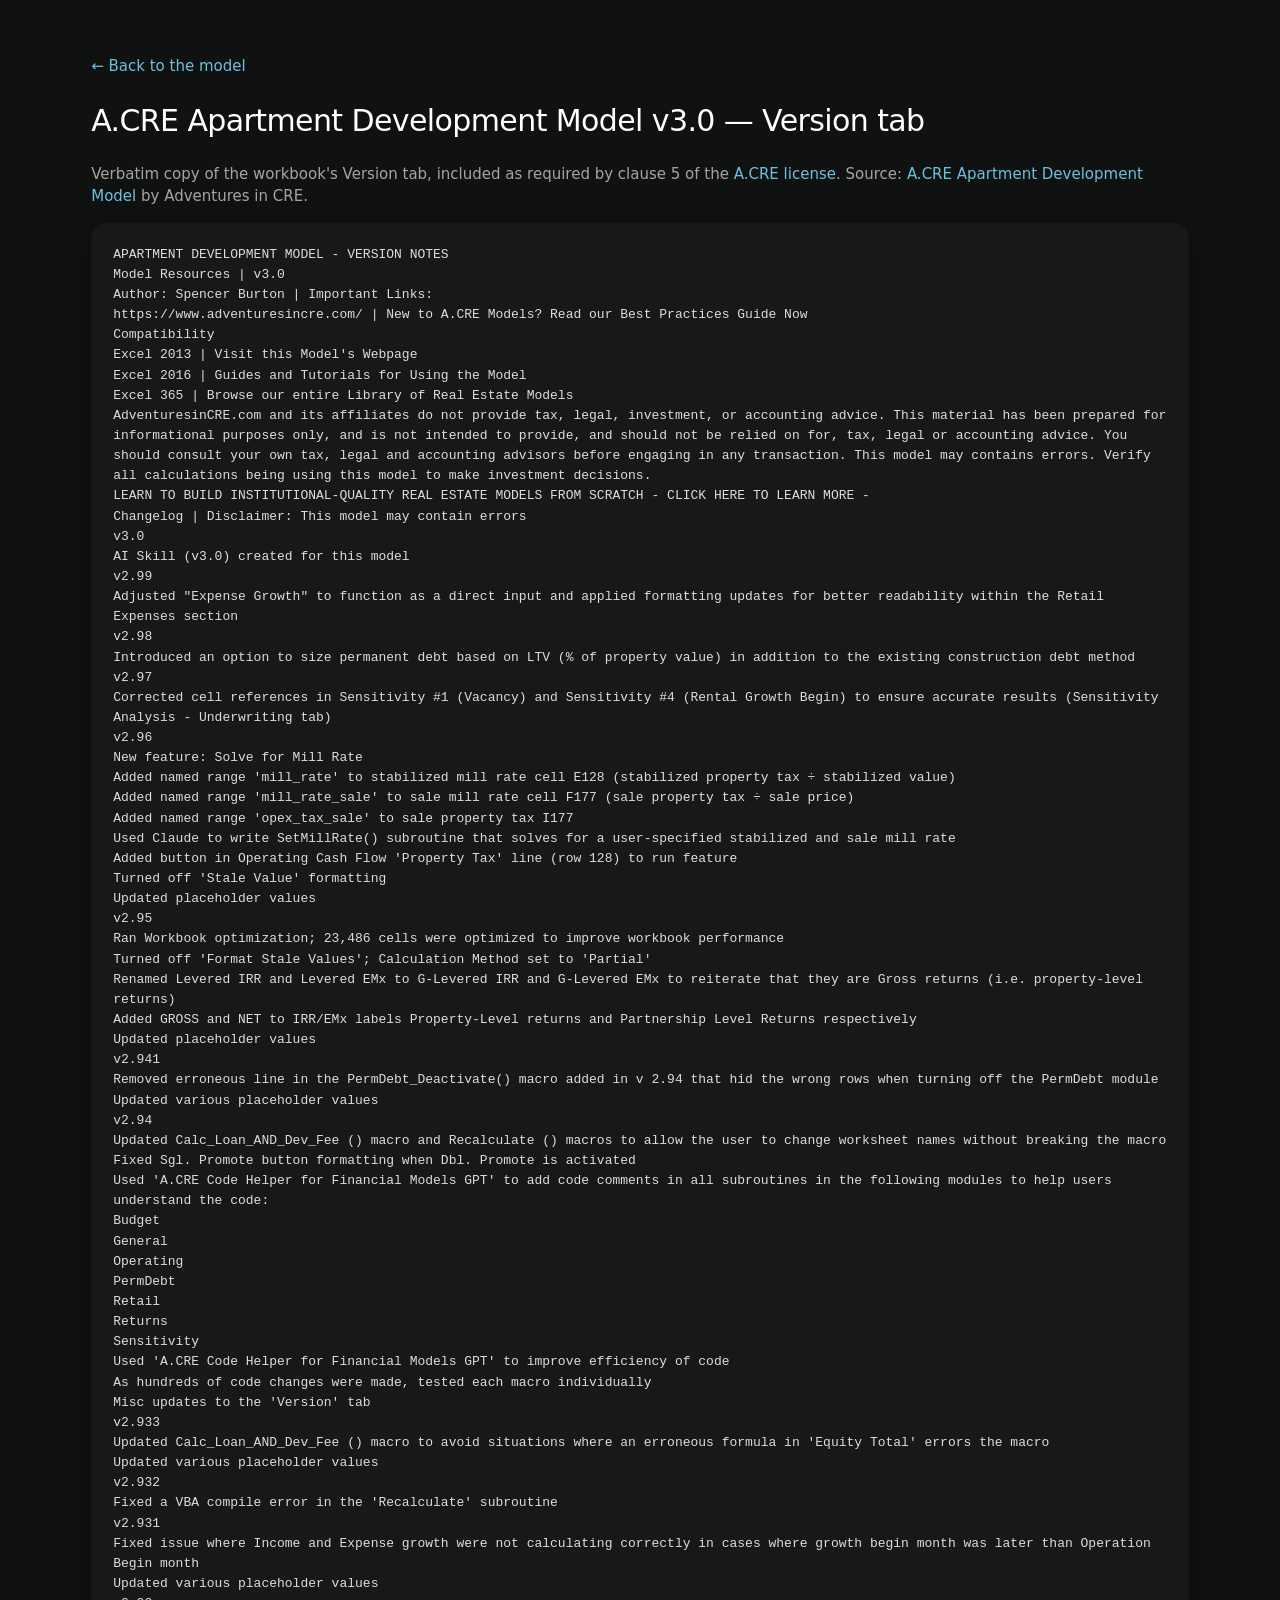
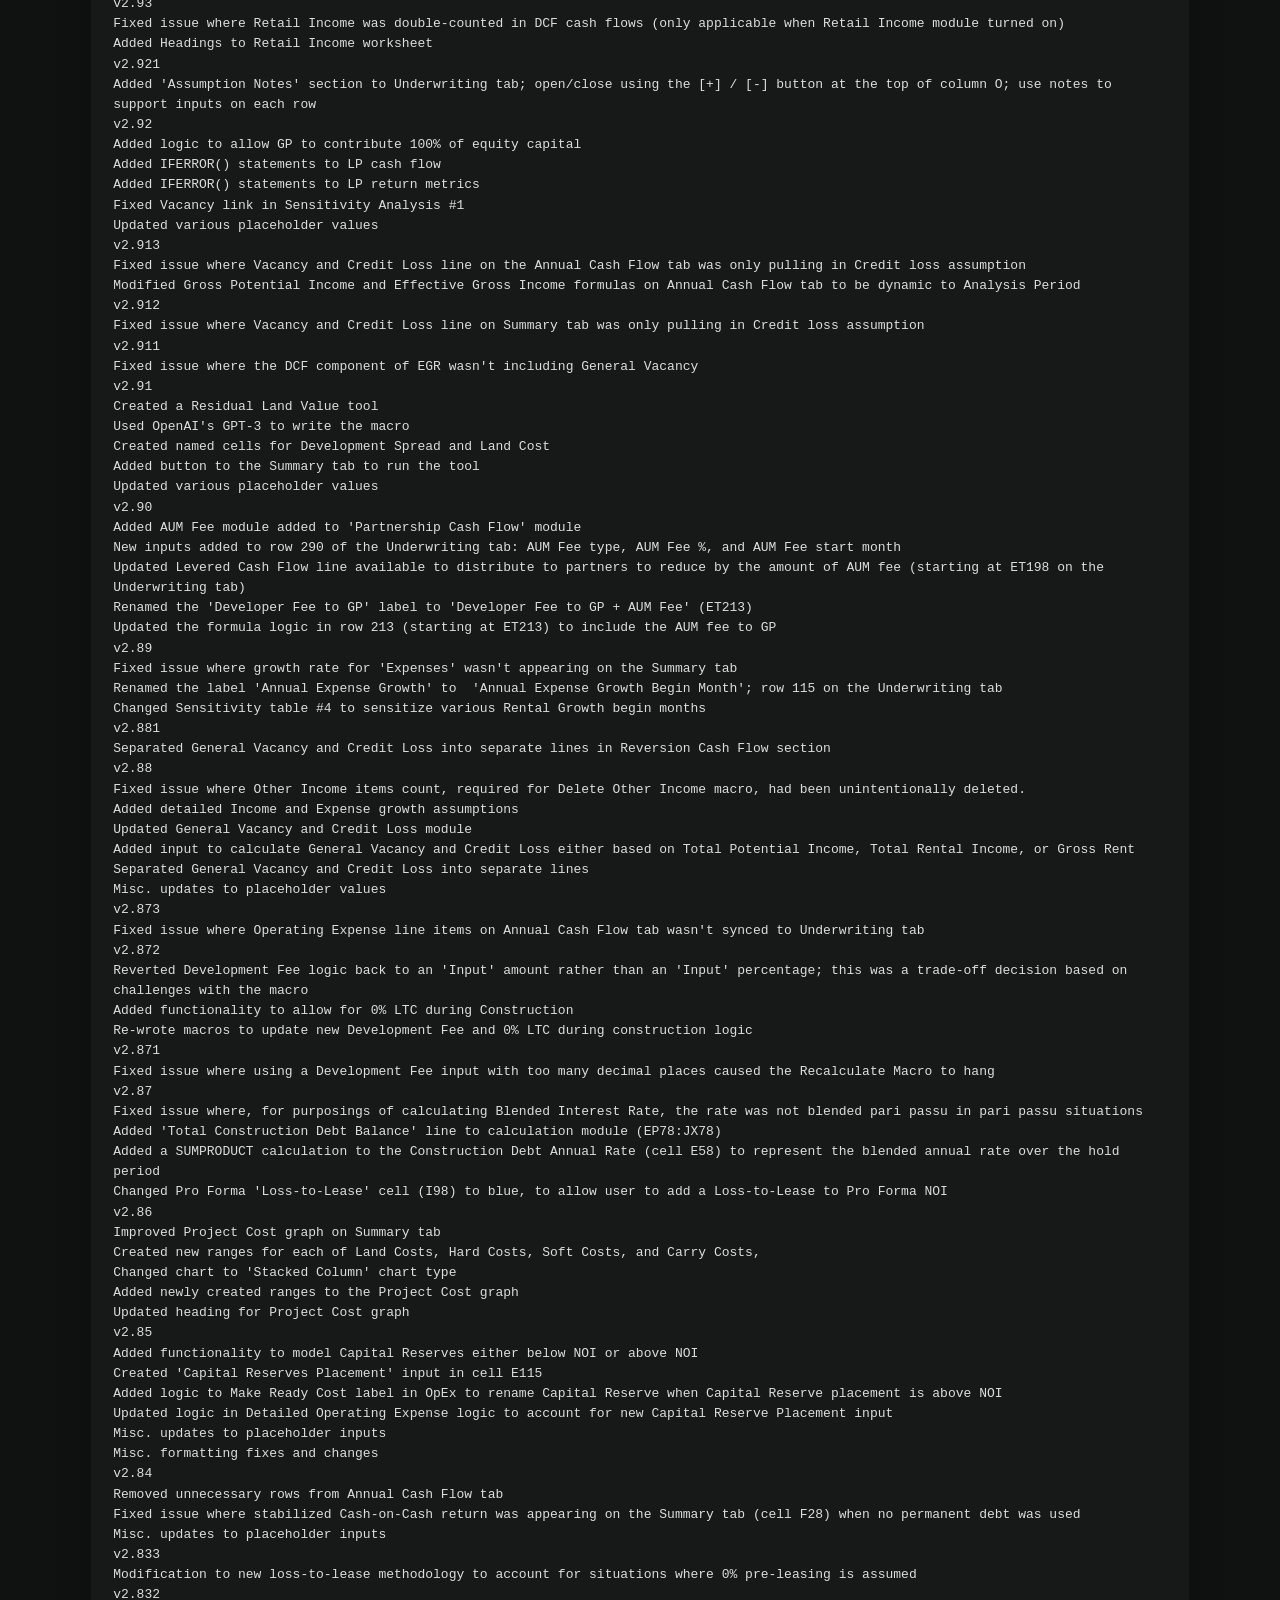
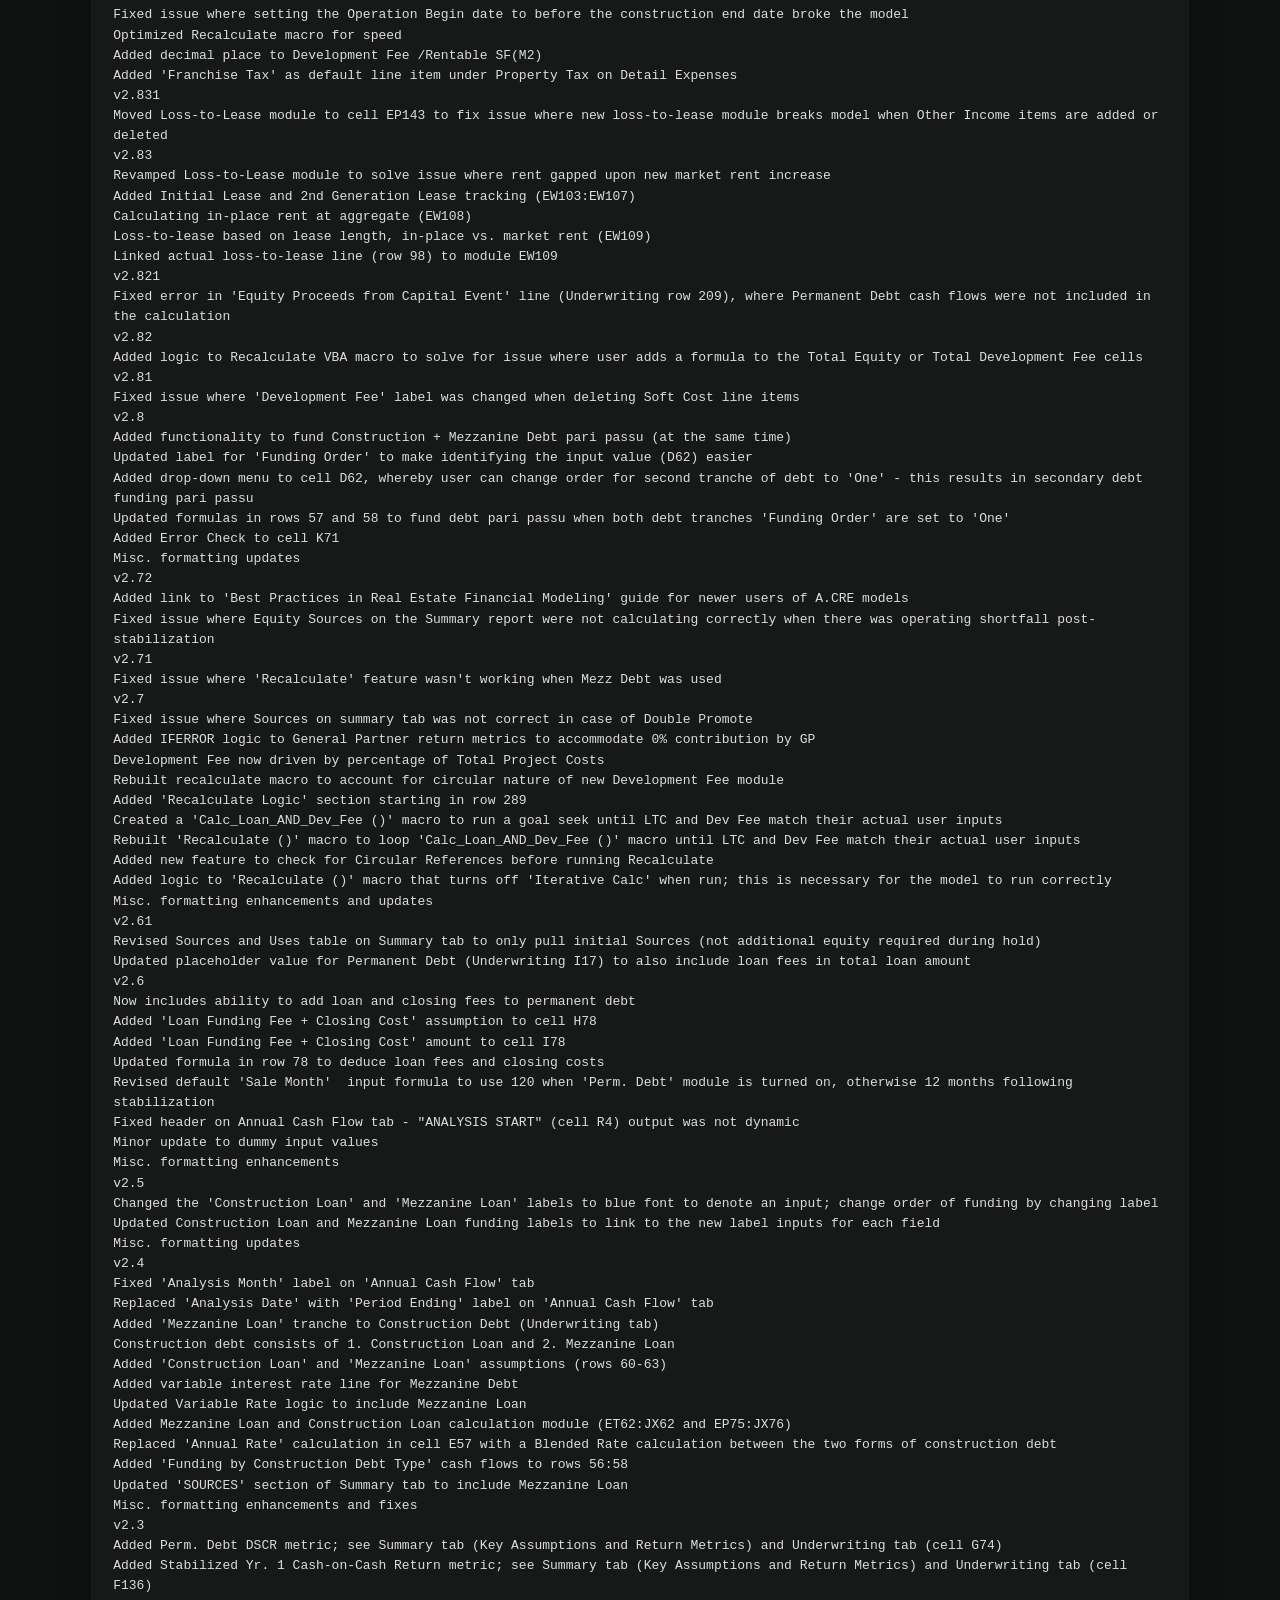
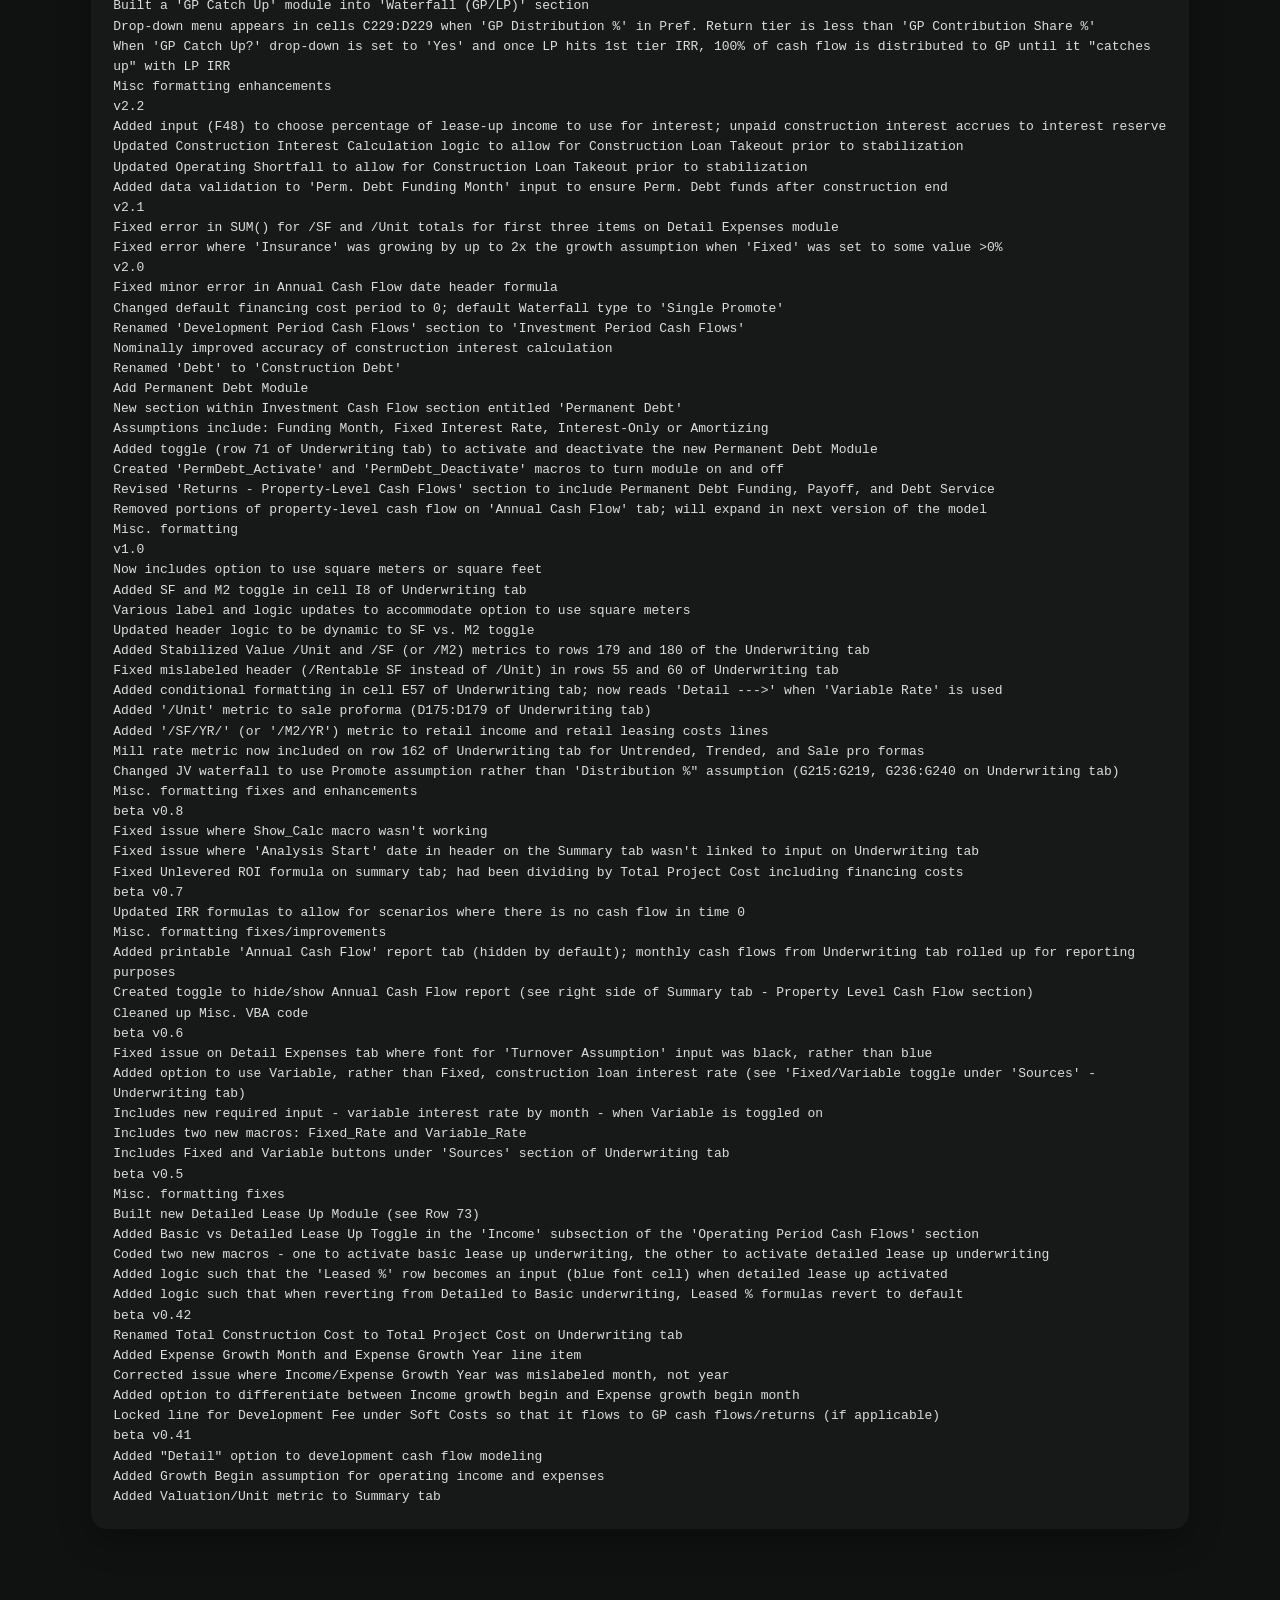
<file: version.html>
<!doctype html><html lang="en"><head><meta charset="utf-8"><meta name="viewport" content="width=device-width,initial-scale=1"><meta name="robots" content="noindex,nofollow">
<title>A.CRE Apartment Development Model v3.0 — Version tab</title><link rel="icon" href="favicon.ico" sizes="any">
<link rel="stylesheet" href="https://api.fontshare.com/v2/css?f[]=switzer@400,500,600&display=swap"><link rel="stylesheet" href="css/app.css">
<style>pre{white-space:pre-wrap;word-break:break-word;font:13px/1.55 ui-monospace,Menlo,Consolas,monospace;color:rgba(255,255,255,.85);margin:0}</style></head><body>
<main class="w" style="padding-top:40px;padding-bottom:48px"><p><a href="./">&larr; Back to the model</a></p>
<h1 style="font-weight:500;letter-spacing:-.02em">A.CRE Apartment Development Model v3.0 — Version tab</h1>
<p style="color:rgba(255,255,255,.62)">Verbatim copy of the workbook's Version tab, included as required by clause 5 of the <a href="LICENSE.txt">A.CRE license</a>. Source: <a href="https://www.adventuresincre.com/apartment-development-model/" target="_blank" rel="noopener">A.CRE Apartment Development Model</a> by Adventures in CRE.</p>
<div class="card"><pre>APARTMENT DEVELOPMENT MODEL - VERSION NOTES
Model Resources | v3.0
Author: Spencer Burton | Important Links:
https://www.adventuresincre.com/ | New to A.CRE Models? Read our Best Practices Guide Now
Compatibility
Excel 2013 | Visit this Model&#x27;s Webpage
Excel 2016 | Guides and Tutorials for Using the Model
Excel 365 | Browse our entire Library of Real Estate Models
AdventuresinCRE.com and its affiliates do not provide tax, legal, investment, or accounting advice. This material has been prepared for informational purposes only, and is not intended to provide, and should not be relied on for, tax, legal or accounting advice. You should consult your own tax, legal and accounting advisors before engaging in any transaction. This model may contains errors. Verify all calculations being using this model to make investment decisions.
LEARN TO BUILD INSTITUTIONAL-QUALITY REAL ESTATE MODELS FROM SCRATCH - CLICK HERE TO LEARN MORE - 
Changelog | Disclaimer: This model may contain errors
v3.0
AI Skill (v3.0) created for this model
v2.99
Adjusted &quot;Expense Growth&quot; to function as a direct input and applied formatting updates for better readability within the Retail Expenses section
v2.98
Introduced an option to size permanent debt based on LTV (% of property value) in addition to the existing construction debt method
v2.97
Corrected cell references in Sensitivity #1 (Vacancy) and Sensitivity #4 (Rental Growth Begin) to ensure accurate results (Sensitivity Analysis - Underwriting tab) 
v2.96
New feature: Solve for Mill Rate
Added named range &#x27;mill_rate&#x27; to stabilized mill rate cell E128 (stabilized property tax ÷ stabilized value)
Added named range &#x27;mill_rate_sale&#x27; to sale mill rate cell F177 (sale property tax ÷ sale price)
Added named range &#x27;opex_tax_sale&#x27; to sale property tax I177
Used Claude to write SetMillRate() subroutine that solves for a user-specified stabilized and sale mill rate
Added button in Operating Cash Flow &#x27;Property Tax&#x27; line (row 128) to run feature
Turned off &#x27;Stale Value&#x27; formatting
Updated placeholder values
v2.95
Ran Workbook optimization; 23,486 cells were optimized to improve workbook performance
Turned off &#x27;Format Stale Values&#x27;; Calculation Method set to &#x27;Partial&#x27;
Renamed Levered IRR and Levered EMx to G-Levered IRR and G-Levered EMx to reiterate that they are Gross returns (i.e. property-level returns)
Added GROSS and NET to IRR/EMx labels Property-Level returns and Partnership Level Returns respectively
Updated placeholder values
v2.941
Removed erroneous line in the PermDebt_Deactivate() macro added in v 2.94 that hid the wrong rows when turning off the PermDebt module 
Updated various placeholder values
v2.94
Updated Calc_Loan_AND_Dev_Fee () macro and Recalculate () macros to allow the user to change worksheet names without breaking the macro
Fixed Sgl. Promote button formatting when Dbl. Promote is activated
Used &#x27;A.CRE Code Helper for Financial Models GPT&#x27; to add code comments in all subroutines in the following modules to help users understand the code:
Budget
General
Operating
PermDebt
Retail
Returns
Sensitivity
Used &#x27;A.CRE Code Helper for Financial Models GPT&#x27; to improve efficiency of code
As hundreds of code changes were made, tested each macro individually
Misc updates to the &#x27;Version&#x27; tab
v2.933
Updated Calc_Loan_AND_Dev_Fee () macro to avoid situations where an erroneous formula in &#x27;Equity Total&#x27; errors the macro
Updated various placeholder values
v2.932
Fixed a VBA compile error in the &#x27;Recalculate&#x27; subroutine
v2.931
Fixed issue where Income and Expense growth were not calculating correctly in cases where growth begin month was later than Operation Begin month
Updated various placeholder values
v2.93
Fixed issue where Retail Income was double-counted in DCF cash flows (only applicable when Retail Income module turned on)
Added Headings to Retail Income worksheet
v2.921
Added &#x27;Assumption Notes&#x27; section to Underwriting tab; open/close using the [+] / [-] button at the top of column O; use notes to support inputs on each row
v2.92
Added logic to allow GP to contribute 100% of equity capital
Added IFERROR() statements to LP cash flow 
Added IFERROR() statements to LP return metrics
Fixed Vacancy link in Sensitivity Analysis #1
Updated various placeholder values
v2.913
Fixed issue where Vacancy and Credit Loss line on the Annual Cash Flow tab was only pulling in Credit loss assumption
Modified Gross Potential Income and Effective Gross Income formulas on Annual Cash Flow tab to be dynamic to Analysis Period
v2.912
Fixed issue where Vacancy and Credit Loss line on Summary tab was only pulling in Credit loss assumption
v2.911
Fixed issue where the DCF component of EGR wasn&#x27;t including General Vacancy
v2.91
Created a Residual Land Value tool
Used OpenAI&#x27;s GPT-3 to write the macro
Created named cells for Development Spread and Land Cost
Added button to the Summary tab to run the tool
Updated various placeholder values
v2.90
Added AUM Fee module added to &#x27;Partnership Cash Flow&#x27; module
New inputs added to row 290 of the Underwriting tab: AUM Fee type, AUM Fee %, and AUM Fee start month
Updated Levered Cash Flow line available to distribute to partners to reduce by the amount of AUM fee (starting at ET198 on the Underwriting tab)
Renamed the &#x27;Developer Fee to GP&#x27; label to &#x27;Developer Fee to GP + AUM Fee&#x27; (ET213)
Updated the formula logic in row 213 (starting at ET213) to include the AUM fee to GP
v2.89
Fixed issue where growth rate for &#x27;Expenses&#x27; wasn&#x27;t appearing on the Summary tab
Renamed the label &#x27;Annual Expense Growth&#x27; to  &#x27;Annual Expense Growth Begin Month&#x27;; row 115 on the Underwriting tab
Changed Sensitivity table #4 to sensitize various Rental Growth begin months
v2.881
Separated General Vacancy and Credit Loss into separate lines in Reversion Cash Flow section
v2.88
Fixed issue where Other Income items count, required for Delete Other Income macro, had been unintentionally deleted.
Added detailed Income and Expense growth assumptions
Updated General Vacancy and Credit Loss module
Added input to calculate General Vacancy and Credit Loss either based on Total Potential Income, Total Rental Income, or Gross Rent
Separated General Vacancy and Credit Loss into separate lines
Misc. updates to placeholder values
v2.873
Fixed issue where Operating Expense line items on Annual Cash Flow tab wasn&#x27;t synced to Underwriting tab
v2.872
Reverted Development Fee logic back to an &#x27;Input&#x27; amount rather than an &#x27;Input&#x27; percentage; this was a trade-off decision based on challenges with the macro
Added functionality to allow for 0% LTC during Construction
Re-wrote macros to update new Development Fee and 0% LTC during construction logic
v2.871
Fixed issue where using a Development Fee input with too many decimal places caused the Recalculate Macro to hang
v2.87
Fixed issue where, for purposings of calculating Blended Interest Rate, the rate was not blended pari passu in pari passu situations
Added &#x27;Total Construction Debt Balance&#x27; line to calculation module (EP78:JX78)
Added a SUMPRODUCT calculation to the Construction Debt Annual Rate (cell E58) to represent the blended annual rate over the hold period
Changed Pro Forma &#x27;Loss-to-Lease&#x27; cell (I98) to blue, to allow user to add a Loss-to-Lease to Pro Forma NOI
v2.86
Improved Project Cost graph on Summary tab
Created new ranges for each of Land Costs, Hard Costs, Soft Costs, and Carry Costs,
Changed chart to &#x27;Stacked Column&#x27; chart type
Added newly created ranges to the Project Cost graph
Updated heading for Project Cost graph
v2.85
Added functionality to model Capital Reserves either below NOI or above NOI
Created &#x27;Capital Reserves Placement&#x27; input in cell E115
Added logic to Make Ready Cost label in OpEx to rename Capital Reserve when Capital Reserve placement is above NOI
Updated logic in Detailed Operating Expense logic to account for new Capital Reserve Placement input
Misc. updates to placeholder inputs
Misc. formatting fixes and changes
v2.84
Removed unnecessary rows from Annual Cash Flow tab
Fixed issue where stabilized Cash-on-Cash return was appearing on the Summary tab (cell F28) when no permanent debt was used
Misc. updates to placeholder inputs
v2.833
Modification to new loss-to-lease methodology to account for situations where 0% pre-leasing is assumed
v2.832
Fixed issue where setting the Operation Begin date to before the construction end date broke the model
Optimized Recalculate macro for speed
Added decimal place to Development Fee /Rentable SF(M2)
Added &#x27;Franchise Tax&#x27; as default line item under Property Tax on Detail Expenses
v2.831
Moved Loss-to-Lease module to cell EP143 to fix issue where new loss-to-lease module breaks model when Other Income items are added or deleted
v2.83
Revamped Loss-to-Lease module to solve issue where rent gapped upon new market rent increase
Added Initial Lease and 2nd Generation Lease tracking (EW103:EW107)
Calculating in-place rent at aggregate (EW108)
Loss-to-lease based on lease length, in-place vs. market rent (EW109)
Linked actual loss-to-lease line (row 98) to module EW109
v2.821
Fixed error in &#x27;Equity Proceeds from Capital Event&#x27; line (Underwriting row 209), where Permanent Debt cash flows were not included in the calculation
v2.82
Added logic to Recalculate VBA macro to solve for issue where user adds a formula to the Total Equity or Total Development Fee cells
v2.81
Fixed issue where &#x27;Development Fee&#x27; label was changed when deleting Soft Cost line items
v2.8
Added functionality to fund Construction + Mezzanine Debt pari passu (at the same time)
Updated label for &#x27;Funding Order&#x27; to make identifying the input value (D62) easier
Added drop-down menu to cell D62, whereby user can change order for second tranche of debt to &#x27;One&#x27; - this results in secondary debt funding pari passu
Updated formulas in rows 57 and 58 to fund debt pari passu when both debt tranches &#x27;Funding Order&#x27; are set to &#x27;One&#x27;
Added Error Check to cell K71
Misc. formatting updates
v2.72
Added link to &#x27;Best Practices in Real Estate Financial Modeling&#x27; guide for newer users of A.CRE models
Fixed issue where Equity Sources on the Summary report were not calculating correctly when there was operating shortfall post-stabilization
v2.71
Fixed issue where &#x27;Recalculate&#x27; feature wasn&#x27;t working when Mezz Debt was used
v2.7
Fixed issue where Sources on summary tab was not correct in case of Double Promote
Added IFERROR logic to General Partner return metrics to accommodate 0% contribution by GP
Development Fee now driven by percentage of Total Project Costs
Rebuilt recalculate macro to account for circular nature of new Development Fee module
Added &#x27;Recalculate Logic&#x27; section starting in row 289
Created a &#x27;Calc_Loan_AND_Dev_Fee ()&#x27; macro to run a goal seek until LTC and Dev Fee match their actual user inputs
Rebuilt &#x27;Recalculate ()&#x27; macro to loop &#x27;Calc_Loan_AND_Dev_Fee ()&#x27; macro until LTC and Dev Fee match their actual user inputs
Added new feature to check for Circular References before running Recalculate
Added logic to &#x27;Recalculate ()&#x27; macro that turns off &#x27;Iterative Calc&#x27; when run; this is necessary for the model to run correctly
Misc. formatting enhancements and updates
v2.61
Revised Sources and Uses table on Summary tab to only pull initial Sources (not additional equity required during hold)
Updated placeholder value for Permanent Debt (Underwriting I17) to also include loan fees in total loan amount
v2.6
Now includes ability to add loan and closing fees to permanent debt
Added &#x27;Loan Funding Fee + Closing Cost&#x27; assumption to cell H78
Added &#x27;Loan Funding Fee + Closing Cost&#x27; amount to cell I78
Updated formula in row 78 to deduce loan fees and closing costs
Revised default &#x27;Sale Month&#x27;  input formula to use 120 when &#x27;Perm. Debt&#x27; module is turned on, otherwise 12 months following stabilization
Fixed header on Annual Cash Flow tab - &quot;ANALYSIS START&quot; (cell R4) output was not dynamic
Minor update to dummy input values
Misc. formatting enhancements
v2.5
Changed the &#x27;Construction Loan&#x27; and &#x27;Mezzanine Loan&#x27; labels to blue font to denote an input; change order of funding by changing label
Updated Construction Loan and Mezzanine Loan funding labels to link to the new label inputs for each field
Misc. formatting updates
v2.4
Fixed &#x27;Analysis Month&#x27; label on &#x27;Annual Cash Flow&#x27; tab
Replaced &#x27;Analysis Date&#x27; with &#x27;Period Ending&#x27; label on &#x27;Annual Cash Flow&#x27; tab
Added &#x27;Mezzanine Loan&#x27; tranche to Construction Debt (Underwriting tab)
Construction debt consists of 1. Construction Loan and 2. Mezzanine Loan
Added &#x27;Construction Loan&#x27; and &#x27;Mezzanine Loan&#x27; assumptions (rows 60-63)
Added variable interest rate line for Mezzanine Debt
Updated Variable Rate logic to include Mezzanine Loan
Added Mezzanine Loan and Construction Loan calculation module (ET62:JX62 and EP75:JX76)
Replaced &#x27;Annual Rate&#x27; calculation in cell E57 with a Blended Rate calculation between the two forms of construction debt
Added &#x27;Funding by Construction Debt Type&#x27; cash flows to rows 56:58
Updated &#x27;SOURCES&#x27; section of Summary tab to include Mezzanine Loan
Misc. formatting enhancements and fixes
v2.3
Added Perm. Debt DSCR metric; see Summary tab (Key Assumptions and Return Metrics) and Underwriting tab (cell G74)
Added Stabilized Yr. 1 Cash-on-Cash Return metric; see Summary tab (Key Assumptions and Return Metrics) and Underwriting tab (cell F136)
Built a &#x27;GP Catch Up&#x27; module into &#x27;Waterfall (GP/LP)&#x27; section
Drop-down menu appears in cells C229:D229 when &#x27;GP Distribution %&#x27; in Pref. Return tier is less than &#x27;GP Contribution Share %&#x27;
When &#x27;GP Catch Up?&#x27; drop-down is set to &#x27;Yes&#x27; and once LP hits 1st tier IRR, 100% of cash flow is distributed to GP until it &quot;catches up&quot; with LP IRR
Misc formatting enhancements
v2.2
Added input (F48) to choose percentage of lease-up income to use for interest; unpaid construction interest accrues to interest reserve
Updated Construction Interest Calculation logic to allow for Construction Loan Takeout prior to stabilization
Updated Operating Shortfall to allow for Construction Loan Takeout prior to stabilization
Added data validation to &#x27;Perm. Debt Funding Month&#x27; input to ensure Perm. Debt funds after construction end
v2.1
Fixed error in SUM() for /SF and /Unit totals for first three items on Detail Expenses module
Fixed error where &#x27;Insurance&#x27; was growing by up to 2x the growth assumption when &#x27;Fixed&#x27; was set to some value &gt;0%
v2.0
Fixed minor error in Annual Cash Flow date header formula
Changed default financing cost period to 0; default Waterfall type to &#x27;Single Promote&#x27;
Renamed &#x27;Development Period Cash Flows&#x27; section to &#x27;Investment Period Cash Flows&#x27;
Nominally improved accuracy of construction interest calculation
Renamed &#x27;Debt&#x27; to &#x27;Construction Debt&#x27;
Add Permanent Debt Module
New section within Investment Cash Flow section entitled &#x27;Permanent Debt&#x27;
Assumptions include: Funding Month, Fixed Interest Rate, Interest-Only or Amortizing
Added toggle (row 71 of Underwriting tab) to activate and deactivate the new Permanent Debt Module
Created &#x27;PermDebt_Activate&#x27; and &#x27;PermDebt_Deactivate&#x27; macros to turn module on and off
Revised &#x27;Returns - Property-Level Cash Flows&#x27; section to include Permanent Debt Funding, Payoff, and Debt Service
Removed portions of property-level cash flow on &#x27;Annual Cash Flow&#x27; tab; will expand in next version of the model
Misc. formatting
v1.0
Now includes option to use square meters or square feet
Added SF and M2 toggle in cell I8 of Underwriting tab
Various label and logic updates to accommodate option to use square meters
Updated header logic to be dynamic to SF vs. M2 toggle
Added Stabilized Value /Unit and /SF (or /M2) metrics to rows 179 and 180 of the Underwriting tab
Fixed mislabeled header (/Rentable SF instead of /Unit) in rows 55 and 60 of Underwriting tab
Added conditional formatting in cell E57 of Underwriting tab; now reads &#x27;Detail ---&gt;&#x27; when &#x27;Variable Rate&#x27; is used
Added &#x27;/Unit&#x27; metric to sale proforma (D175:D179 of Underwriting tab)
Added &#x27;/SF/YR/&#x27; (or &#x27;/M2/YR&#x27;) metric to retail income and retail leasing costs lines
Mill rate metric now included on row 162 of Underwriting tab for Untrended, Trended, and Sale pro formas
Changed JV waterfall to use Promote assumption rather than &#x27;Distribution %&quot; assumption (G215:G219, G236:G240 on Underwriting tab)
Misc. formatting fixes and enhancements
beta v0.8
Fixed issue where Show_Calc macro wasn&#x27;t working
Fixed issue where &#x27;Analysis Start&#x27; date in header on the Summary tab wasn&#x27;t linked to input on Underwriting tab
Fixed Unlevered ROI formula on summary tab; had been dividing by Total Project Cost including financing costs
beta v0.7
Updated IRR formulas to allow for scenarios where there is no cash flow in time 0
Misc. formatting fixes/improvements
Added printable &#x27;Annual Cash Flow&#x27; report tab (hidden by default); monthly cash flows from Underwriting tab rolled up for reporting purposes
Created toggle to hide/show Annual Cash Flow report (see right side of Summary tab - Property Level Cash Flow section)
Cleaned up Misc. VBA code
beta v0.6
Fixed issue on Detail Expenses tab where font for &#x27;Turnover Assumption&#x27; input was black, rather than blue
Added option to use Variable, rather than Fixed, construction loan interest rate (see &#x27;Fixed/Variable toggle under &#x27;Sources&#x27; - Underwriting tab)
Includes new required input - variable interest rate by month - when Variable is toggled on
Includes two new macros: Fixed_Rate and Variable_Rate
Includes Fixed and Variable buttons under &#x27;Sources&#x27; section of Underwriting tab
beta v0.5
Misc. formatting fixes
Built new Detailed Lease Up Module (see Row 73)
Added Basic vs Detailed Lease Up Toggle in the &#x27;Income&#x27; subsection of the &#x27;Operating Period Cash Flows&#x27; section
Coded two new macros - one to activate basic lease up underwriting, the other to activate detailed lease up underwriting
Added logic such that the &#x27;Leased %&#x27; row becomes an input (blue font cell) when detailed lease up activated
Added logic such that when reverting from Detailed to Basic underwriting, Leased % formulas revert to default
beta v0.42
Renamed Total Construction Cost to Total Project Cost on Underwriting tab
Added Expense Growth Month and Expense Growth Year line item
Corrected issue where Income/Expense Growth Year was mislabeled month, not year
Added option to differentiate between Income growth begin and Expense growth begin month
Locked line for Development Fee under Soft Costs so that it flows to GP cash flows/returns (if applicable)
beta v0.41
Added &quot;Detail&quot; option to development cash flow modeling
Added Growth Begin assumption for operating income and expenses
Added Valuation/Unit metric to Summary tab</pre></div></main></body></html>
</file>
<file: css/app.css>
/* Bespoke Underwriting — apartment development model. Visual tokens follow bespokeunderwriting.com/core */
:root{--bg:#101211;--card:#171918;--card2:#1c1f1e;--in:#121413;--blue:#359BC5;--blue2:#6CC0E0;--blue3:#A9DCEF;--blue4:#D6EEF7;--orange:#FDAD3F;--orange2:#E8952A;--line:rgba(255,255,255,.08);--soft:rgba(255,255,255,.62);--mute:rgba(255,255,255,.42);--g:clamp(16px,4vw,56px);--r:16px}
*{box-sizing:border-box}
html{-webkit-text-size-adjust:100%}
html,body{margin:0;background:var(--bg);color:#fff;overflow-x:hidden}
body{font:400 15px/1.5 "Switzer",system-ui,-apple-system,"Segoe UI",sans-serif;-webkit-font-smoothing:antialiased}
a{color:var(--blue2);text-decoration:none}a:hover{text-decoration:underline}
.w{max-width:1200px;margin:0 auto;padding:0 var(--g)}
/* site bar (same menu as /core) */
.sitebar{position:sticky;top:0;z-index:20;background:rgba(16,18,17,.92);backdrop-filter:blur(10px);-webkit-backdrop-filter:blur(10px);border-bottom:1px solid var(--line)}
.sitebar-in{display:flex;align-items:center;justify-content:space-between;height:72px;gap:16px}
.brand{display:flex;align-items:center;gap:12px;color:#fff;font-weight:500;font-size:17px;white-space:nowrap}.brand:hover{text-decoration:none}
.brand img{width:40px;height:40px;border-radius:50%}
.nav{display:flex;gap:28px;font-size:14px}.nav a{color:rgba(255,255,255,.86)}.nav a[aria-current]{color:#fff;font-weight:500}
.cta{background:var(--blue);color:#fff;border-radius:10px;padding:9px 16px;font-size:14px;font-weight:500;white-space:nowrap}.cta:hover{text-decoration:none;filter:brightness(1.08)}
.menu-btn{display:none;background:none;border:0;padding:8px;cursor:pointer}.menu-btn span{display:block;width:22px;height:2px;background:#fff;margin:5px 0;border-radius:2px}
@media(max-width:900px){.nav{display:none;position:absolute;top:72px;left:0;right:0;flex-direction:column;gap:0;background:#141615;border-bottom:1px solid var(--line);padding:8px var(--g) 16px}.nav a{padding:10px 0}.sitebar.open .nav{display:flex}.menu-btn{display:block}.cta{display:none}}
/* hero */
.hero{text-align:center;padding:64px 0 40px}
.hero h1{font:500 clamp(30px,3.2vw + 14px,54px)/1.1 "Switzer",sans-serif;letter-spacing:-.03em;margin:0 auto;max-width:15em}
.hero h1 .accent{background:linear-gradient(90deg,#359BC5,#A9DCEF);-webkit-background-clip:text;background-clip:text;color:transparent}
.lede{color:var(--soft);font-size:17px;line-height:1.55;max-width:40em;margin:18px auto 0}
.credit{margin:18px auto 0;display:inline-flex;align-items:center;gap:10px;flex-wrap:wrap;justify-content:center;font-size:13.5px;color:var(--soft);background:rgba(53,155,197,.10);border:1px solid rgba(53,155,197,.28);border-radius:999px;padding:7px 16px}
.credit a{color:var(--blue3);font-weight:500}
/* section heads */
.sec{margin:0 0 56px}
.sec-head{display:flex;align-items:baseline;justify-content:space-between;gap:16px;margin:0 0 20px;flex-wrap:wrap}
.sec-head h2{font:500 clamp(24px,1.4vw + 16px,34px)/1.15 "Switzer",sans-serif;letter-spacing:-.02em;margin:0}
.sec-head h2 .accent{color:var(--blue2)}
.eyebrow{display:block;color:var(--blue2);font-size:13px;margin:0 0 6px}
.pill{display:inline-flex;align-items:center;background:var(--blue);color:#fff;border-radius:999px;font-size:12px;font-weight:500;padding:4px 12px;margin-right:12px;vertical-align:4px}
/* cards */
.card{background:var(--card);border-radius:var(--r);box-shadow:0 12px 32px rgba(0,0,0,.30);padding:22px;min-width:0}
.card-h{display:flex;justify-content:space-between;align-items:center;gap:12px;padding:0 0 14px;margin:0 0 16px;border-bottom:1px solid var(--line)}
.card-h h3{font:500 16px/1.3 "Switzer",sans-serif;margin:0}
.card-h .v{font-weight:500;font-variant-numeric:tabular-nums;white-space:nowrap}
.card-h .note{color:var(--mute);font-size:12.5px}
.stack{display:grid;gap:20px}
.pair{display:grid;grid-template-columns:1fr 1fr;gap:20px;align-items:stretch}
.pair>.card{display:flex;flex-direction:column}
@media(max-width:900px){.pair{grid-template-columns:1fr}}
/* inputs */
.est{display:inline-block;margin-left:8px;padding:2px 8px;border-radius:999px;font:500 10.5px/1.4 "Switzer",sans-serif;letter-spacing:.03em;color:var(--blue3);background:rgba(53,155,197,.14);vertical-align:1px;white-space:nowrap}
.est.edited{color:#1a1206;background:var(--orange)}
.fields{display:grid;grid-template-columns:repeat(4,minmax(0,1fr));column-gap:20px}
@media(max-width:1100px){.fields{grid-template-columns:repeat(3,minmax(0,1fr))}}
@media(max-width:820px){.fields{grid-template-columns:repeat(2,minmax(0,1fr))}}
@media(max-width:520px){.fields{grid-template-columns:1fr}}
.fld{padding:12px 0 14px;border-bottom:1px solid var(--line);min-width:0;display:flex;flex-direction:column}
.fld label{font-size:13px;color:rgba(255,255,255,.82);margin:0 0 8px;display:flex;align-items:center;flex-wrap:wrap;row-gap:4px;min-height:22px}
.fld .box{display:flex;align-items:center;background:var(--in);border:1px solid rgba(255,255,255,.07);border-radius:10px;padding:0 12px;height:44px}
.fld .box:focus-within{border-color:var(--blue)}
.fld input[type=text],.fld select{flex:1 1 auto;min-width:0;width:100%;background:transparent;border:0;color:#fff;font:500 16px/1 "Switzer",sans-serif;font-variant-numeric:tabular-nums;outline:none;height:42px}
.fld select{appearance:none;-webkit-appearance:none;cursor:pointer;background-image:linear-gradient(45deg,transparent 50%,#fff 50%),linear-gradient(135deg,#fff 50%,transparent 50%);background-position:calc(100% - 10px) 19px,calc(100% - 5px) 19px;background-size:5px 5px;background-repeat:no-repeat;padding-right:18px}
.fld select option{background:#1c1f1e;color:#fff}
.fld .unit{color:var(--mute);font-size:14px;margin-left:6px;white-space:nowrap}
.fld .calc{font:500 16px/44px "Switzer",sans-serif;font-variant-numeric:tabular-nums;color:#fff;height:44px}
.fld .hint{color:var(--mute);font-size:12px;margin-top:6px}
input[type=range]{-webkit-appearance:none;appearance:none;width:100%;height:22px;background:transparent;margin:8px 0 0;cursor:pointer}
input[type=range]::-webkit-slider-runnable-track{height:6px;border-radius:6px;background:linear-gradient(90deg,#359BC5,#A9DCEF);opacity:.85}
input[type=range]::-moz-range-track{height:6px;border-radius:6px;background:linear-gradient(90deg,#359BC5,#A9DCEF)}
input[type=range]::-webkit-slider-thumb{-webkit-appearance:none;width:20px;height:20px;border-radius:50%;background:#fff;border:3px solid #359BC5;margin-top:-7px;box-shadow:0 2px 8px rgba(0,0,0,.4)}
input[type=range]::-moz-range-thumb{width:16px;height:16px;border-radius:50%;background:#fff;border:3px solid #359BC5}
input[type=range]:focus-visible{outline:2px solid #359BC5;outline-offset:2px}
.btn{background:transparent;border:1px solid rgba(255,255,255,.18);color:#fff;border-radius:10px;padding:9px 16px;font:500 13.5px/1 "Switzer",sans-serif;cursor:pointer}
.btn:hover{border-color:var(--blue2)}
.btn.primary{background:var(--blue);border-color:var(--blue)}
.input-bar{display:flex;justify-content:space-between;align-items:center;gap:12px;flex-wrap:wrap}
.input-bar p{margin:0;color:var(--soft);font-size:13.5px;max-width:52em}
/* tables (rounded, blue header) */
.tw{border:1px solid rgba(255,255,255,.10);border-radius:14px;overflow:hidden;flex:1 1 auto}
.tw.scroll{overflow-x:auto;-webkit-overflow-scrolling:touch}
table.t{width:100%;border-collapse:separate;border-spacing:0;font-variant-numeric:tabular-nums;font-size:14px}
table.t th{background:var(--blue);color:#fff;font-weight:500;text-align:left;padding:11px 14px;white-space:nowrap;font-size:13px}
table.t th.n,table.t td.n{text-align:right}
table.t td{padding:10px 14px;border-top:1px solid var(--line);white-space:nowrap}
table.t tr:first-child td{border-top:0}
table.t tr.tot td{font-weight:600;background:rgba(53,155,197,.10)}
table.t tr.sub td{font-weight:500;color:var(--blue3)}
table.t tr.grp td{color:var(--blue2);font-size:12px;letter-spacing:.04em;text-transform:uppercase;background:rgba(255,255,255,.02)}
table.t td.lbl{white-space:normal;min-width:140px}
table.t tr.hl td{background:rgba(253,173,63,.12)}
table.t input{width:100%;min-width:64px;background:var(--in);border:1px solid rgba(255,255,255,.08);border-radius:8px;color:#fff;font:500 14px/1 "Switzer",sans-serif;font-variant-numeric:tabular-nums;padding:8px 10px;text-align:right;outline:none}
table.t input.txt{text-align:left;min-width:120px}
table.t input:focus{border-color:var(--blue)}
.neg{color:#F2A0A0}
/* KPI tiles */
.kpis{display:grid;grid-template-columns:repeat(4,minmax(0,1fr));gap:14px}
@media(max-width:900px){.kpis{grid-template-columns:repeat(2,minmax(0,1fr))}}
.kpi{background:var(--card);border:1px solid var(--line);border-radius:12px;padding:14px 16px 16px;text-align:left;color:#fff;cursor:pointer;font:inherit;min-width:0;box-shadow:0 12px 32px rgba(0,0,0,.25);transition:border-color .15s,background .15s}
.kpi:hover{border-color:rgba(53,155,197,.55)}
.kpi .k{display:block;font-size:13px;color:rgba(255,255,255,.80);margin:0 0 6px}
.kpi .v{display:block;font-size:clamp(17px,1vw + 10px,22px);font-weight:500;color:var(--blue2);font-variant-numeric:tabular-nums;white-space:nowrap;overflow:hidden;text-overflow:ellipsis}
.kpi .s{display:block;font-size:11.5px;color:var(--mute);margin-top:4px}
.kpi.sel{background:var(--orange);border-color:var(--orange2);box-shadow:0 12px 32px rgba(253,173,63,.18)}
.kpi.sel .k,.kpi.sel .v,.kpi.sel .s{color:#1a1206}
.kpi-def{margin:14px 0 0;color:var(--soft);font-size:13.5px;min-height:1.5em}
.kpi-def b{color:#fff;font-weight:500}
/* charts */
.charts{display:grid;grid-template-columns:1fr 1fr;gap:20px}
@media(max-width:900px){.charts{grid-template-columns:1fr}}
.chart-card{display:flex;flex-direction:column}
.chart{flex:1 1 auto;min-height:320px;position:relative}
.chart svg{display:block;width:100%;height:100%;overflow:visible}
.legend{display:flex;flex-wrap:wrap;gap:6px 16px;margin-top:12px;font-size:12.5px;color:var(--soft)}
.legend i{display:inline-block;width:10px;height:10px;border-radius:3px;margin-right:6px;vertical-align:-1px}
svg text{fill:rgba(255,255,255,.62);font-family:"Switzer",sans-serif;font-size:11.5px}
svg .vl{fill:#fff;font-weight:500}
svg .grid{stroke:rgba(255,255,255,.07)}
svg .axis{stroke:rgba(255,255,255,.18)}
/* footer */
.foot{border-top:1px solid var(--line);margin-top:24px;padding:28px 0 48px;color:var(--soft);font-size:13px;line-height:1.6}
.foot p{margin:0 0 10px;max-width:70em}
.foot a{color:var(--blue3)}
.warn{color:var(--orange);font-size:13px;margin:10px 0 0}
/* development budget: hard costs + sitework & drainage side by side */
.hardrow{display:grid;grid-template-columns:minmax(0,1fr) minmax(0,3fr);gap:20px;align-items:stretch;margin:0 0 6px}
@media(max-width:1100px){.hardrow{grid-template-columns:1fr}}
.subp{border:1px solid rgba(255,255,255,.10);border-radius:14px;padding:16px 18px;background:var(--card2);min-width:0;display:flex;flex-direction:column}
.subp-h{display:flex;justify-content:space-between;align-items:center;gap:10px;flex-wrap:wrap;margin:0 0 10px}
.subp-h h4{font:500 15px/1.3 "Switzer",sans-serif;margin:0}
.subp .fld:last-child{border-bottom:0}
.subp .tw{flex:1 1 auto}
table.t select{background:var(--in);border:1px solid rgba(255,255,255,.08);border-radius:8px;color:#fff;font:500 13px/1 "Switzer",sans-serif;padding:7px 8px;outline:none}
table.t input::placeholder{color:rgba(255,255,255,.35)}
table.t td.fixed{color:var(--mute)}
.inl{display:inline-flex;align-items:center;gap:6px}.inl input{width:72px;min-width:0}
.fld label{min-height:40px;align-content:flex-end;align-items:flex-end}
.chart{flex:none;height:340px;min-height:0}
.legend{min-height:42px;align-content:flex-start}
@media(max-width:900px){.chart{height:300px}.legend{min-height:0}}
@media(max-width:640px){
  table.swt thead{display:none}
  table.swt,table.swt tbody{display:block}
  table.swt tr{display:grid;grid-template-columns:1fr 1fr;gap:10px 12px;padding:12px 14px;border-top:1px solid var(--line)}
  table.swt tr:first-child{border-top:0}
  table.swt td{display:block;border:0;padding:0;white-space:normal;text-align:left;min-width:0}
  table.swt td.lbl{grid-column:1/-1;font-weight:500}
  table.swt td[data-l]::before{content:attr(data-l);display:block;color:var(--mute);font-size:11.5px;margin-bottom:4px}
  table.swt td.n{text-align:left}
  table.swt input{text-align:left;min-width:0}
  table.swt tr>td:nth-child(2){order:1}table.swt tr>td:nth-child(4){order:2}table.swt tr>td:nth-child(3){order:3}table.swt tr>td:nth-child(5){order:4;font-weight:500}
  table.swt tr.sub,table.swt tr.tot{display:flex;justify-content:space-between;align-items:center}
  table.swt tr.sub td.lbl,table.swt tr.tot td.lbl{font-weight:inherit}
  table.swt tr.sub td[data-l]::before,table.swt tr.tot td[data-l]::before{display:none}
  table.swt tr.cont>td{order:0!important}
  table.swt tr.cont td.n{font-weight:500}
  table.swt tr.cont td.n::before{content:"Amount"}
}
.inl{white-space:nowrap}
@media(max-width:640px){table.swt tr.tot{background:rgba(53,155,197,.10)}table.swt tr.tot td{background:transparent}}
table.swt .inl input,.inl input{width:64px;min-width:64px;flex:0 0 64px}
table.t.tight th,table.t.tight td{padding-left:10px;padding-right:10px}
#chBudget{flex:1 1 auto;height:auto;min-height:340px}
@media(max-width:900px){#chBudget{min-height:300px}}
</file>
<file: css/miami_condo_rental_model.css>
/* Bespoke Underwriting — Miami Beach condo rental model. Standalone stylesheet: visual tokens copied from css/app.css so this page does not depend on the apartment model files. */
:root{--bg:#101211;--card:#171918;--card2:#1c1f1e;--in:#121413;--blue:#359BC5;--blue2:#6CC0E0;--blue3:#A9DCEF;--blue4:#D6EEF7;--orange:#FDAD3F;--orange2:#E8952A;--line:rgba(255,255,255,.08);--soft:rgba(255,255,255,.62);--mute:rgba(255,255,255,.42);--g:clamp(16px,4vw,56px);--r:16px}
*{box-sizing:border-box}
html{-webkit-text-size-adjust:100%}
html,body{margin:0;background:var(--bg);color:#fff;overflow-x:hidden}
body{font:400 15px/1.5 "Switzer",system-ui,-apple-system,"Segoe UI",sans-serif;-webkit-font-smoothing:antialiased}
a{color:var(--blue2);text-decoration:none}a:hover{text-decoration:underline}
.w{max-width:1200px;margin:0 auto;padding:0 var(--g)}
.sitebar{position:sticky;top:0;z-index:20;background:rgba(16,18,17,.92);backdrop-filter:blur(10px);-webkit-backdrop-filter:blur(10px);border-bottom:1px solid var(--line)}
.sitebar-in{display:flex;align-items:center;justify-content:space-between;height:72px;gap:16px}
.brand{display:flex;align-items:center;gap:12px;color:#fff;font-weight:500;font-size:17px;white-space:nowrap}.brand:hover{text-decoration:none}
.brand img{width:40px;height:40px;border-radius:50%}
.nav{display:flex;gap:28px;font-size:14px}.nav a{color:rgba(255,255,255,.86)}.nav a[aria-current]{color:#fff;font-weight:500}
.cta{background:var(--blue);color:#fff;border-radius:10px;padding:9px 16px;font-size:14px;font-weight:500;white-space:nowrap}.cta:hover{text-decoration:none;filter:brightness(1.08)}
.menu-btn{display:none;background:none;border:0;padding:8px;cursor:pointer}.menu-btn span{display:block;width:22px;height:2px;background:#fff;margin:5px 0;border-radius:2px}
@media(max-width:900px){.nav{display:none;position:absolute;top:72px;left:0;right:0;flex-direction:column;gap:0;background:#141615;border-bottom:1px solid var(--line);padding:8px var(--g) 16px}.nav a{padding:10px 0}.sitebar.open .nav{display:flex}.menu-btn{display:block}.cta{display:none}}
/* hero */
.hero{text-align:center;padding:64px 0 40px}
.hero h1{font:500 clamp(30px,3.2vw + 14px,54px)/1.1 "Switzer",sans-serif;letter-spacing:-.03em;margin:0 auto;max-width:15em}
.hero h1 .accent{background:linear-gradient(90deg,#359BC5,#A9DCEF);-webkit-background-clip:text;background-clip:text;color:transparent}
.lede{color:var(--soft);font-size:17px;line-height:1.55;max-width:40em;margin:18px auto 0}
.credit{margin:18px auto 0;display:inline-flex;align-items:center;gap:10px;flex-wrap:wrap;justify-content:center;font-size:13.5px;color:var(--soft);background:rgba(53,155,197,.10);border:1px solid rgba(53,155,197,.28);border-radius:999px;padding:7px 16px}
.credit a{color:var(--blue3);font-weight:500}
/* section heads */
.sec{margin:0 0 56px}
.sec-head{display:flex;align-items:baseline;justify-content:space-between;gap:16px;margin:0 0 20px;flex-wrap:wrap}
.sec-head h2{font:500 clamp(24px,1.4vw + 16px,34px)/1.15 "Switzer",sans-serif;letter-spacing:-.02em;margin:0}
.sec-head h2 .accent{color:var(--blue2)}
.eyebrow{display:block;color:var(--blue2);font-size:13px;margin:0 0 6px}
.pill{display:inline-flex;align-items:center;background:var(--blue);color:#fff;border-radius:999px;font-size:12px;font-weight:500;padding:4px 12px;margin-right:12px;vertical-align:4px}
/* cards */
.card{background:var(--card);border-radius:var(--r);box-shadow:0 12px 32px rgba(0,0,0,.30);padding:22px;min-width:0}
.card-h{display:flex;justify-content:space-between;align-items:center;gap:12px;padding:0 0 14px;margin:0 0 16px;border-bottom:1px solid var(--line)}
.card-h h3{font:500 16px/1.3 "Switzer",sans-serif;margin:0}
.card-h .v{font-weight:500;font-variant-numeric:tabular-nums;white-space:nowrap}
.card-h .note{color:var(--mute);font-size:12.5px}
.stack{display:grid;gap:20px}
.pair{display:grid;grid-template-columns:1fr 1fr;gap:20px;align-items:stretch}
.pair>.card{display:flex;flex-direction:column}
@media(max-width:900px){.pair{grid-template-columns:1fr}}
/* inputs */
.est{display:inline-block;margin-left:8px;padding:2px 8px;border-radius:999px;font:500 10.5px/1.4 "Switzer",sans-serif;letter-spacing:.03em;color:var(--blue3);background:rgba(53,155,197,.14);vertical-align:1px;white-space:nowrap}
.est.edited{color:#1a1206;background:var(--orange)}
.fields{display:grid;grid-template-columns:repeat(4,minmax(0,1fr));column-gap:20px}
@media(max-width:1100px){.fields{grid-template-columns:repeat(3,minmax(0,1fr))}}
@media(max-width:820px){.fields{grid-template-columns:repeat(2,minmax(0,1fr))}}
@media(max-width:520px){.fields{grid-template-columns:1fr}}
.fld{padding:12px 0 14px;border-bottom:1px solid var(--line);min-width:0;display:flex;flex-direction:column}
.fld label{font-size:13px;color:rgba(255,255,255,.82);margin:0 0 8px;display:flex;align-items:center;flex-wrap:wrap;row-gap:4px;min-height:22px}
.fld .box{display:flex;align-items:center;background:var(--in);border:1px solid rgba(255,255,255,.07);border-radius:10px;padding:0 12px;height:44px}
.fld .box:focus-within{border-color:var(--blue)}
.fld input[type=text],.fld select{flex:1 1 auto;min-width:0;width:100%;background:transparent;border:0;color:#fff;font:500 16px/1 "Switzer",sans-serif;font-variant-numeric:tabular-nums;outline:none;height:42px}
.fld select{appearance:none;-webkit-appearance:none;cursor:pointer;background-image:linear-gradient(45deg,transparent 50%,#fff 50%),linear-gradient(135deg,#fff 50%,transparent 50%);background-position:calc(100% - 10px) 19px,calc(100% - 5px) 19px;background-size:5px 5px;background-repeat:no-repeat;padding-right:18px}
.fld select option{background:#1c1f1e;color:#fff}
.fld .unit{color:var(--mute);font-size:14px;margin-left:6px;white-space:nowrap}
.fld .calc{font:500 16px/44px "Switzer",sans-serif;font-variant-numeric:tabular-nums;color:#fff;height:44px}
.fld .hint{color:var(--mute);font-size:12px;margin-top:6px}
input[type=range]{-webkit-appearance:none;appearance:none;width:100%;height:22px;background:transparent;margin:8px 0 0;cursor:pointer}
input[type=range]::-webkit-slider-runnable-track{height:6px;border-radius:6px;background:linear-gradient(90deg,#359BC5,#A9DCEF);opacity:.85}
input[type=range]::-moz-range-track{height:6px;border-radius:6px;background:linear-gradient(90deg,#359BC5,#A9DCEF)}
input[type=range]::-webkit-slider-thumb{-webkit-appearance:none;width:20px;height:20px;border-radius:50%;background:#fff;border:3px solid #359BC5;margin-top:-7px;box-shadow:0 2px 8px rgba(0,0,0,.4)}
input[type=range]::-moz-range-thumb{width:16px;height:16px;border-radius:50%;background:#fff;border:3px solid #359BC5}
input[type=range]:focus-visible{outline:2px solid #359BC5;outline-offset:2px}
.btn{background:transparent;border:1px solid rgba(255,255,255,.18);color:#fff;border-radius:10px;padding:9px 16px;font:500 13.5px/1 "Switzer",sans-serif;cursor:pointer}
.btn:hover{border-color:var(--blue2)}
.btn.primary{background:var(--blue);border-color:var(--blue)}
.input-bar{display:flex;justify-content:space-between;align-items:center;gap:12px;flex-wrap:wrap}
.input-bar p{margin:0;color:var(--soft);font-size:13.5px;max-width:52em}
/* tables (rounded, blue header) */
.tw{border:1px solid rgba(255,255,255,.10);border-radius:14px;overflow:hidden;flex:1 1 auto}
.tw.scroll{overflow-x:auto;-webkit-overflow-scrolling:touch}
table.t{width:100%;border-collapse:separate;border-spacing:0;font-variant-numeric:tabular-nums;font-size:14px}
table.t th{background:var(--blue);color:#fff;font-weight:500;text-align:left;padding:11px 14px;white-space:nowrap;font-size:13px}
table.t th.n,table.t td.n{text-align:right}
table.t td{padding:10px 14px;border-top:1px solid var(--line);white-space:nowrap}
table.t tr:first-child td{border-top:0}
table.t tr.tot td{font-weight:600;background:rgba(53,155,197,.10)}
table.t tr.sub td{font-weight:500;color:var(--blue3)}
table.t tr.grp td{color:var(--blue2);font-size:12px;letter-spacing:.04em;text-transform:uppercase;background:rgba(255,255,255,.02)}
table.t td.lbl{white-space:normal;min-width:140px}
table.t tr.hl td{background:rgba(253,173,63,.12)}
table.t input{width:100%;min-width:64px;background:var(--in);border:1px solid rgba(255,255,255,.08);border-radius:8px;color:#fff;font:500 14px/1 "Switzer",sans-serif;font-variant-numeric:tabular-nums;padding:8px 10px;text-align:right;outline:none}
table.t input.txt{text-align:left;min-width:120px}
table.t input:focus{border-color:var(--blue)}
.neg{color:#F2A0A0}
/* KPI tiles */
.kpis{display:grid;grid-template-columns:repeat(4,minmax(0,1fr));gap:14px}
@media(max-width:900px){.kpis{grid-template-columns:repeat(2,minmax(0,1fr))}}
.kpi{background:var(--card);border:1px solid var(--line);border-radius:12px;padding:14px 16px 16px;text-align:left;color:#fff;cursor:pointer;font:inherit;min-width:0;box-shadow:0 12px 32px rgba(0,0,0,.25);transition:border-color .15s,background .15s}
.kpi:hover{border-color:rgba(53,155,197,.55)}
.kpi .k{display:block;font-size:13px;color:rgba(255,255,255,.80);margin:0 0 6px}
.kpi .v{display:block;font-size:clamp(17px,1vw + 10px,22px);font-weight:500;color:var(--blue2);font-variant-numeric:tabular-nums;white-space:nowrap;overflow:hidden;text-overflow:ellipsis}
.kpi .s{display:block;font-size:11.5px;color:var(--mute);margin-top:4px}
.kpi.sel{background:var(--orange);border-color:var(--orange2);box-shadow:0 12px 32px rgba(253,173,63,.18)}
.kpi.sel .k,.kpi.sel .v,.kpi.sel .s{color:#1a1206}
.kpi-def{margin:14px 0 0;color:var(--soft);font-size:13.5px;min-height:1.5em}
.kpi-def b{color:#fff;font-weight:500}
.foot{border-top:1px solid var(--line);margin-top:24px;padding:28px 0 48px;color:var(--soft);font-size:13px;line-height:1.6}
.foot p{margin:0 0 10px;max-width:70em}
.foot a{color:var(--blue3)}
.warn{color:var(--orange);font-size:13px;margin:10px 0 0}
/* condo-model additions */
.kpis.k5{grid-template-columns:repeat(4,minmax(0,1fr))}
.fld .tog{display:flex;gap:8px}
.fld .tog button{flex:1;height:44px;border-radius:10px;border:1px solid rgba(255,255,255,.12);background:var(--in);color:#fff;font:500 14px/1 "Switzer",sans-serif;cursor:pointer}
.fld .tog button[aria-pressed=true]{background:var(--blue);border-color:var(--blue)}
.fld.off{opacity:.4}
.assump{color:var(--soft);font-size:13px;margin:0;line-height:1.55}
.assump b{color:#fff;font-weight:500}
@media(max-width:640px){table.t td,table.t th{padding:9px 10px;font-size:13px}table.t td.lbl{min-width:120px}}
/* charts */
.charts{display:grid;grid-template-columns:1fr 1fr;gap:20px}
@media(max-width:900px){.charts{grid-template-columns:1fr}}
.chart-card{display:flex;flex-direction:column}
.chart{flex:1 1 auto;min-height:320px;position:relative}
.chart svg{display:block;width:100%;height:100%;overflow:visible}
.legend{display:flex;flex-wrap:wrap;gap:6px 16px;margin-top:12px;font-size:12.5px;color:var(--soft)}
.legend i{display:inline-block;width:10px;height:10px;border-radius:3px;margin-right:6px;vertical-align:-1px}
svg text{fill:rgba(255,255,255,.62);font-family:"Switzer",sans-serif;font-size:11.5px}
svg .vl{fill:#fff;font-weight:500}
svg .grid{stroke:rgba(255,255,255,.07)}
svg .axis{stroke:rgba(255,255,255,.18)}
/* footer */
.fld label{min-height:40px;align-content:flex-end;align-items:flex-end}
.chart{flex:none;height:340px;min-height:0}
.legend{min-height:42px;align-content:flex-start}
@media(max-width:900px){.chart{height:300px}.legend{min-height:0}}
</file>
